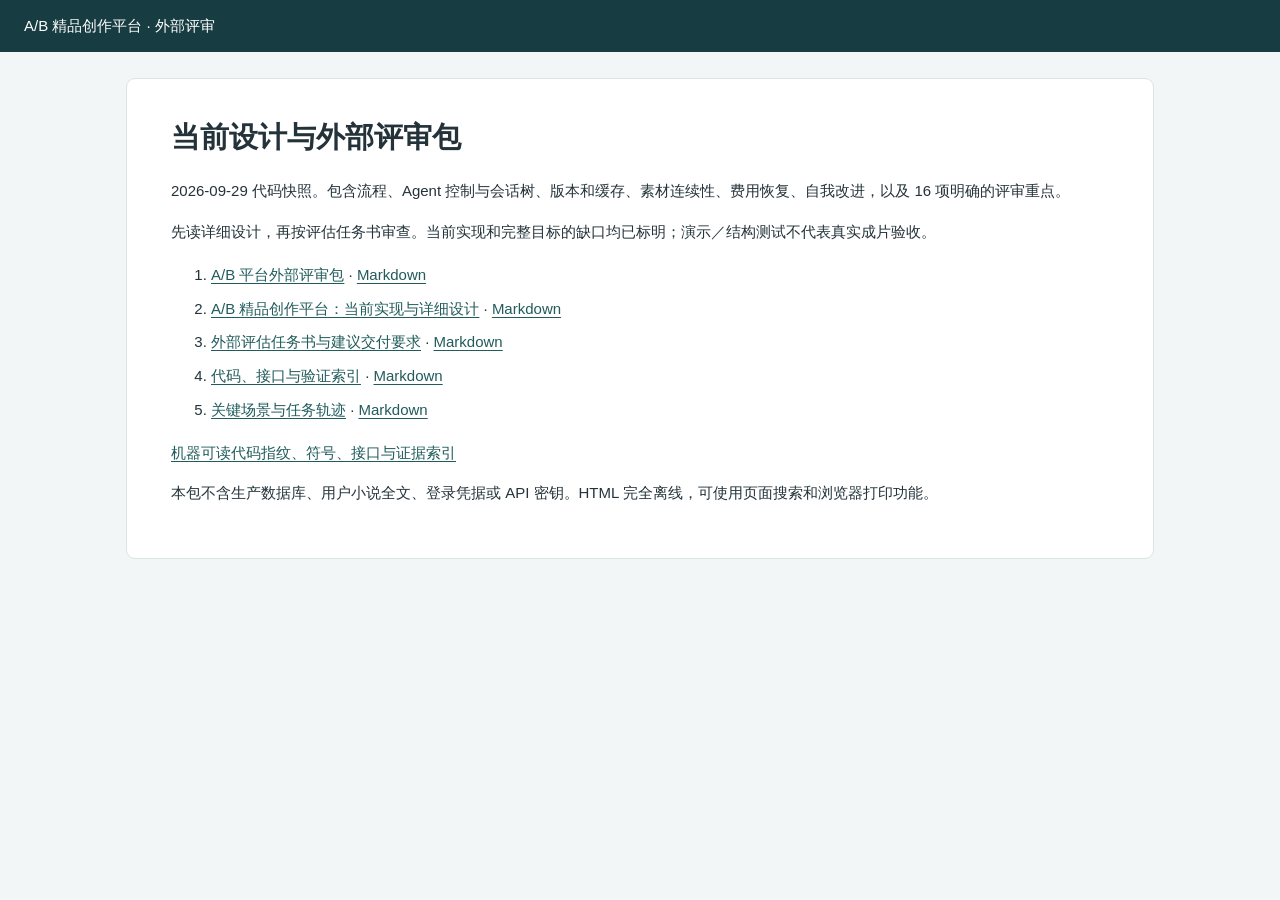
<file: docs/external-review-2026-09-29/00-阅读入口.html>
<!doctype html><html lang="zh-CN"><head><meta charset="utf-8"><meta name="viewport" content="width=device-width,initial-scale=1"><title>A/B 外部评审阅读入口</title><style>
:root{color-scheme:light;--ink:#24333a;--muted:#67767b;--accent:#215b5b;--paper:#fff;--line:#dce5e6}
*{box-sizing:border-box}body{margin:0;background:#f3f6f6;color:var(--ink);font-family:"Microsoft YaHei","PingFang SC",sans-serif;font-size:15px;line-height:1.85}a{color:var(--accent);text-underline-offset:3px}
header{position:sticky;top:0;z-index:3;background:#173c42;color:#fff;padding:12px 24px;display:flex;gap:18px;align-items:center;justify-content:space-between}header a{color:#fff;text-decoration:none}header small{opacity:.75}button{border:1px solid #94b6b8;background:transparent;color:inherit;border-radius:6px;padding:7px 12px;cursor:pointer}header input{border:1px solid #729b9f;border-radius:5px;padding:7px;background:#fff;color:#24333a;width:190px}
.layout{max-width:1510px;margin:auto;display:grid;grid-template-columns:270px minmax(0,1fr);gap:24px;padding:26px}aside{position:sticky;top:80px;align-self:start;max-height:calc(100vh - 108px);overflow:auto;padding:10px 10px 18px;font-size:13px}aside a{display:block;text-decoration:none;padding:5px 7px;line-height:1.55;border-left:2px solid transparent}aside a:hover{background:#e2eded;border-color:var(--accent)}aside .sub{padding-left:20px;font-size:12px;color:var(--muted)}main{background:var(--paper);padding:38px 44px;min-width:0;border:1px solid var(--line);border-radius:9px}
h1{font-size:29px;line-height:1.4;margin:0 0 20px}h2{font-size:22px;border-top:1px solid var(--line);padding-top:28px;margin:34px 0 16px;scroll-margin-top:85px}h3{font-size:17px;margin-top:25px;scroll-margin-top:85px}h4{font-size:15px}p{margin:13px 0}strong{color:#153c43}code{font-family:Consolas,monospace;font-size:12.5px;overflow-wrap:anywhere;background:#eff4f5;padding:2px 4px;border-radius:3px}pre{white-space:pre;overflow:auto;background:#eef4f4;border-left:3px solid #609594;padding:18px;line-height:1.7}pre code{background:none;padding:0;overflow-wrap:normal}.table-wrap{max-width:100%;overflow:auto;margin:18px 0}table{border-collapse:collapse;width:100%;font-size:13px;line-height:1.7}th,td{text-align:left;padding:10px 12px;border:1px solid var(--line);vertical-align:top}th{background:#e7f0f0;color:#244d52}tr:nth-child(even) td{background:#fafcfc}li{margin:6px 0}footer{color:var(--muted);font-size:12px;margin-top:35px;border-top:1px solid var(--line);padding-top:15px}.search-status{font-size:12px;min-width:70px}.highlight{background:#fff0ba;border-radius:4px;outline:2px solid #fff0ba}
@media(max-width:900px){.layout{grid-template-columns:1fr;padding:12px}aside{position:static;max-height:220px;border:1px solid var(--line);border-radius:6px}main{padding:24px 18px}header{padding:10px 12px;flex-wrap:wrap;gap:8px}header small{display:none}header input{width:145px}h1{font-size:24px}pre{font-size:12px}th,td{min-width:110px}}
@media print{body{background:#fff;font-size:10pt;line-height:1.65}header,aside,.search-status{display:none}.layout{display:block;padding:0}main{padding:0;border:none}h1{font-size:22pt}h2{font-size:16pt;break-after:avoid}h3{break-after:avoid}table{font-size:9pt}thead{display:table-header-group}tr{break-inside:avoid}.table-wrap{overflow:visible}pre{white-space:pre-wrap;overflow:visible;font-size:8.5pt;break-inside:avoid}code{font-size:9pt}.highlight{background:none;outline:none}@page{size:A4;margin:17mm}}
</style></head><body><header>A/B 精品创作平台 · 外部评审</header><div class="layout" style="display:block;max-width:1080px"><main><h1>当前设计与外部评审包</h1><p>2026-09-29 代码快照。包含流程、Agent 控制与会话树、版本和缓存、素材连续性、费用恢复、自我改进，以及 16 项明确的评审重点。</p><p>先读详细设计，再按评估任务书审查。当前实现和完整目标的缺口均已标明；演示／结构测试不代表真实成片验收。</p><ol><li><a href="01-评审包说明.html">A/B 平台外部评审包</a> · <a href="01-评审包说明.md">Markdown</a></li><li><a href="02-AB详细设计文档.html">A/B 精品创作平台：当前实现与详细设计</a> · <a href="02-AB详细设计文档.md">Markdown</a></li><li><a href="03-外部评估任务书.html">外部评估任务书与建议交付要求</a> · <a href="03-外部评估任务书.md">Markdown</a></li><li><a href="04-代码与接口索引.html">代码、接口与验证索引</a> · <a href="04-代码与接口索引.md">Markdown</a></li><li><a href="06-关键场景与任务轨迹.html">关键场景与任务轨迹</a> · <a href="06-关键场景与任务轨迹.md">Markdown</a></li></ol><p><a href="05-代码快照索引.json">机器可读代码指纹、符号、接口与证据索引</a></p><p>本包不含生产数据库、用户小说全文、登录凭据或 API 密钥。HTML 完全离线，可使用页面搜索和浏览器打印功能。</p></main></div></body></html>
</file>
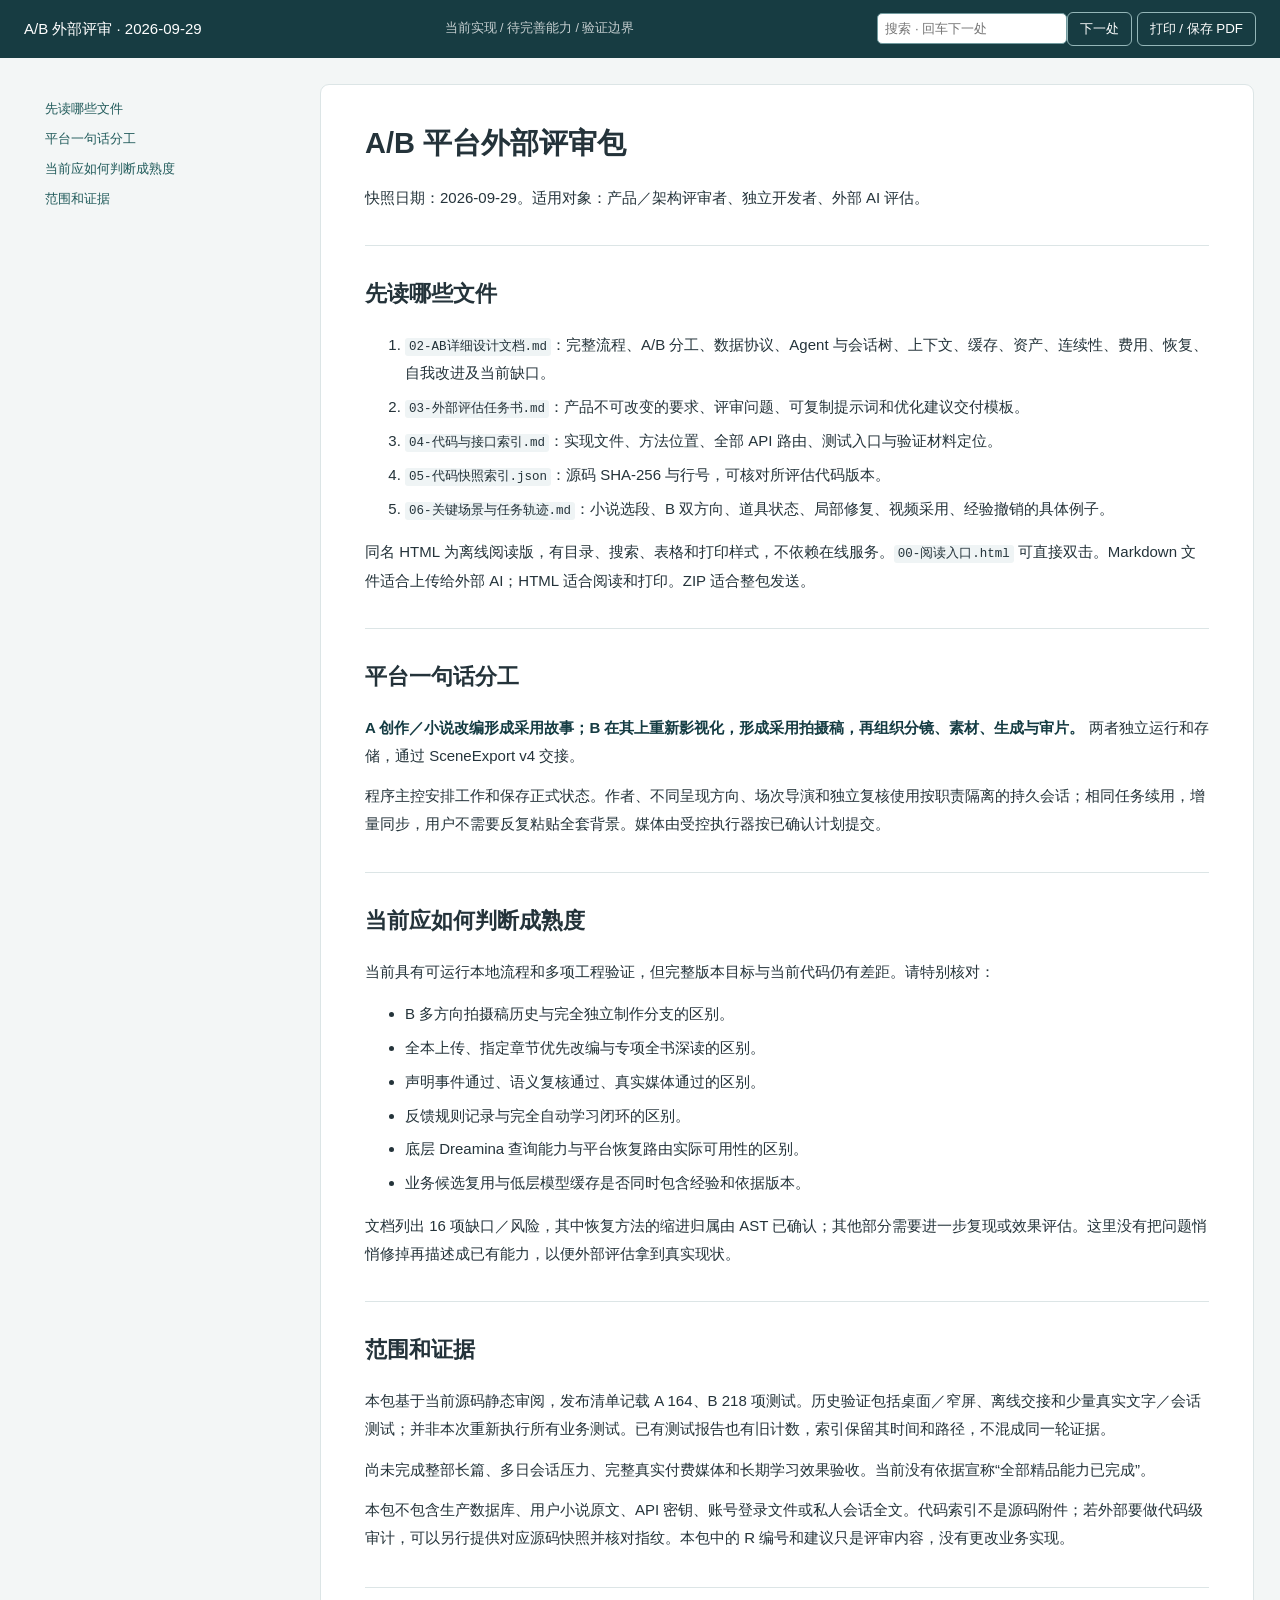
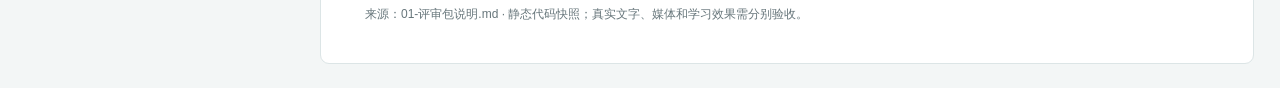
<file: docs/external-review-2026-09-29/01-评审包说明.html>
<!doctype html><html lang="zh-CN"><head><meta charset="utf-8"><meta name="viewport" content="width=device-width,initial-scale=1"><title>A/B 平台外部评审包</title><style>
:root{color-scheme:light;--ink:#24333a;--muted:#67767b;--accent:#215b5b;--paper:#fff;--line:#dce5e6}
*{box-sizing:border-box}body{margin:0;background:#f3f6f6;color:var(--ink);font-family:"Microsoft YaHei","PingFang SC",sans-serif;font-size:15px;line-height:1.85}a{color:var(--accent);text-underline-offset:3px}
header{position:sticky;top:0;z-index:3;background:#173c42;color:#fff;padding:12px 24px;display:flex;gap:18px;align-items:center;justify-content:space-between}header a{color:#fff;text-decoration:none}header small{opacity:.75}button{border:1px solid #94b6b8;background:transparent;color:inherit;border-radius:6px;padding:7px 12px;cursor:pointer}header input{border:1px solid #729b9f;border-radius:5px;padding:7px;background:#fff;color:#24333a;width:190px}
.layout{max-width:1510px;margin:auto;display:grid;grid-template-columns:270px minmax(0,1fr);gap:24px;padding:26px}aside{position:sticky;top:80px;align-self:start;max-height:calc(100vh - 108px);overflow:auto;padding:10px 10px 18px;font-size:13px}aside a{display:block;text-decoration:none;padding:5px 7px;line-height:1.55;border-left:2px solid transparent}aside a:hover{background:#e2eded;border-color:var(--accent)}aside .sub{padding-left:20px;font-size:12px;color:var(--muted)}main{background:var(--paper);padding:38px 44px;min-width:0;border:1px solid var(--line);border-radius:9px}
h1{font-size:29px;line-height:1.4;margin:0 0 20px}h2{font-size:22px;border-top:1px solid var(--line);padding-top:28px;margin:34px 0 16px;scroll-margin-top:85px}h3{font-size:17px;margin-top:25px;scroll-margin-top:85px}h4{font-size:15px}p{margin:13px 0}strong{color:#153c43}code{font-family:Consolas,monospace;font-size:12.5px;overflow-wrap:anywhere;background:#eff4f5;padding:2px 4px;border-radius:3px}pre{white-space:pre;overflow:auto;background:#eef4f4;border-left:3px solid #609594;padding:18px;line-height:1.7}pre code{background:none;padding:0;overflow-wrap:normal}.table-wrap{max-width:100%;overflow:auto;margin:18px 0}table{border-collapse:collapse;width:100%;font-size:13px;line-height:1.7}th,td{text-align:left;padding:10px 12px;border:1px solid var(--line);vertical-align:top}th{background:#e7f0f0;color:#244d52}tr:nth-child(even) td{background:#fafcfc}li{margin:6px 0}footer{color:var(--muted);font-size:12px;margin-top:35px;border-top:1px solid var(--line);padding-top:15px}.search-status{font-size:12px;min-width:70px}.highlight{background:#fff0ba;border-radius:4px;outline:2px solid #fff0ba}
@media(max-width:900px){.layout{grid-template-columns:1fr;padding:12px}aside{position:static;max-height:220px;border:1px solid var(--line);border-radius:6px}main{padding:24px 18px}header{padding:10px 12px;flex-wrap:wrap;gap:8px}header small{display:none}header input{width:145px}h1{font-size:24px}pre{font-size:12px}th,td{min-width:110px}}
@media print{body{background:#fff;font-size:10pt;line-height:1.65}header,aside,.search-status{display:none}.layout{display:block;padding:0}main{padding:0;border:none}h1{font-size:22pt}h2{font-size:16pt;break-after:avoid}h3{break-after:avoid}table{font-size:9pt}thead{display:table-header-group}tr{break-inside:avoid}.table-wrap{overflow:visible}pre{white-space:pre-wrap;overflow:visible;font-size:8.5pt;break-inside:avoid}code{font-size:9pt}.highlight{background:none;outline:none}@page{size:A4;margin:17mm}}
</style></head><body><header><a href="00-阅读入口.html">A/B 外部评审 · 2026-09-29</a><small>当前实现 / 待完善能力 / 验证边界</small><div><input id="search" aria-label="搜索文档" placeholder="搜索 · 回车下一处"><button id="next">下一处</button> <span class="search-status" id="search-status"></span> <button id="print">打印 / 保存 PDF</button></div></header><div class="layout"><aside aria-label="目录"><a class="" href="#section-2">先读哪些文件</a><a class="" href="#section-3">平台一句话分工</a><a class="" href="#section-4">当前应如何判断成熟度</a><a class="" href="#section-5">范围和证据</a></aside><main><h1 id="section-1">A/B 平台外部评审包</h1>
<p>快照日期：2026-09-29。适用对象：产品／架构评审者、独立开发者、外部 AI 评估。</p>
<h2 id="section-2">先读哪些文件</h2>
<ol><li><code>02-AB详细设计文档.md</code>：完整流程、A/B 分工、数据协议、Agent 与会话树、上下文、缓存、资产、连续性、费用、恢复、自我改进及当前缺口。</li><li><code>03-外部评估任务书.md</code>：产品不可改变的要求、评审问题、可复制提示词和优化建议交付模板。</li><li><code>04-代码与接口索引.md</code>：实现文件、方法位置、全部 API 路由、测试入口与验证材料定位。</li><li><code>05-代码快照索引.json</code>：源码 SHA-256 与行号，可核对所评估代码版本。</li><li><code>06-关键场景与任务轨迹.md</code>：小说选段、B 双方向、道具状态、局部修复、视频采用、经验撤销的具体例子。</li></ol>
<p>同名 HTML 为离线阅读版，有目录、搜索、表格和打印样式，不依赖在线服务。<code>00-阅读入口.html</code> 可直接双击。Markdown 文件适合上传给外部 AI；HTML 适合阅读和打印。ZIP 适合整包发送。</p>
<h2 id="section-3">平台一句话分工</h2>
<p><strong>A 创作／小说改编形成采用故事；B 在其上重新影视化，形成采用拍摄稿，再组织分镜、素材、生成与审片。</strong> 两者独立运行和存储，通过 SceneExport v4 交接。</p>
<p>程序主控安排工作和保存正式状态。作者、不同呈现方向、场次导演和独立复核使用按职责隔离的持久会话；相同任务续用，增量同步，用户不需要反复粘贴全套背景。媒体由受控执行器按已确认计划提交。</p>
<h2 id="section-4">当前应如何判断成熟度</h2>
<p>当前具有可运行本地流程和多项工程验证，但完整版本目标与当前代码仍有差距。请特别核对：</p>
<ul><li>B 多方向拍摄稿历史与完全独立制作分支的区别。</li><li>全本上传、指定章节优先改编与专项全书深读的区别。</li><li>声明事件通过、语义复核通过、真实媒体通过的区别。</li><li>反馈规则记录与完全自动学习闭环的区别。</li><li>底层 Dreamina 查询能力与平台恢复路由实际可用性的区别。</li><li>业务候选复用与低层模型缓存是否同时包含经验和依据版本。</li></ul>
<p>文档列出 16 项缺口／风险，其中恢复方法的缩进归属由 AST 已确认；其他部分需要进一步复现或效果评估。这里没有把问题悄悄修掉再描述成已有能力，以便外部评估拿到真实现状。</p>
<h2 id="section-5">范围和证据</h2>
<p>本包基于当前源码静态审阅，发布清单记载 A 164、B 218 项测试。历史验证包括桌面／窄屏、离线交接和少量真实文字／会话测试；并非本次重新执行所有业务测试。已有测试报告也有旧计数，索引保留其时间和路径，不混成同一轮证据。</p>
<p>尚未完成整部长篇、多日会话压力、完整真实付费媒体和长期学习效果验收。当前没有依据宣称“全部精品能力已完成”。</p>
<p>本包不包含生产数据库、用户小说原文、API 密钥、账号登录文件或私人会话全文。代码索引不是源码附件；若外部要做代码级审计，可以另行提供对应源码快照并核对指纹。本包中的 R 编号和建议只是评审内容，没有更改业务实现。</p><footer>来源：01-评审包说明.md · 静态代码快照；真实文字、媒体和学习效果需分别验收。</footer></main></div><script>
const field=document.getElementById('search');const status=document.getElementById('search-status');let hits=[],cursor=-1;
function clearHits(){document.querySelectorAll('.highlight').forEach(x=>x.classList.remove('highlight'));hits=[];cursor=-1}
field.addEventListener('input',()=>{clearHits();const q=field.value.trim().toLocaleLowerCase();if(!q){status.textContent='';return}hits=[...document.querySelectorAll('main h2,main h3,main p,main li,main td,main pre')].filter(x=>x.textContent.toLocaleLowerCase().includes(q));status.textContent=hits.length+' 处匹配'});
function nextHit(){if(!hits.length)return;hits.forEach(x=>x.classList.remove('highlight'));cursor=(cursor+1)%hits.length;const target=hits[cursor];target.classList.add('highlight');target.scrollIntoView({behavior:'smooth',block:'center'});status.textContent=(cursor+1)+' / '+hits.length}
field.addEventListener('keydown',e=>{if(e.key==='Enter')nextHit()});document.getElementById('next').addEventListener('click',nextHit);document.getElementById('print').addEventListener('click',()=>window.print());
</script></body></html>
</file>
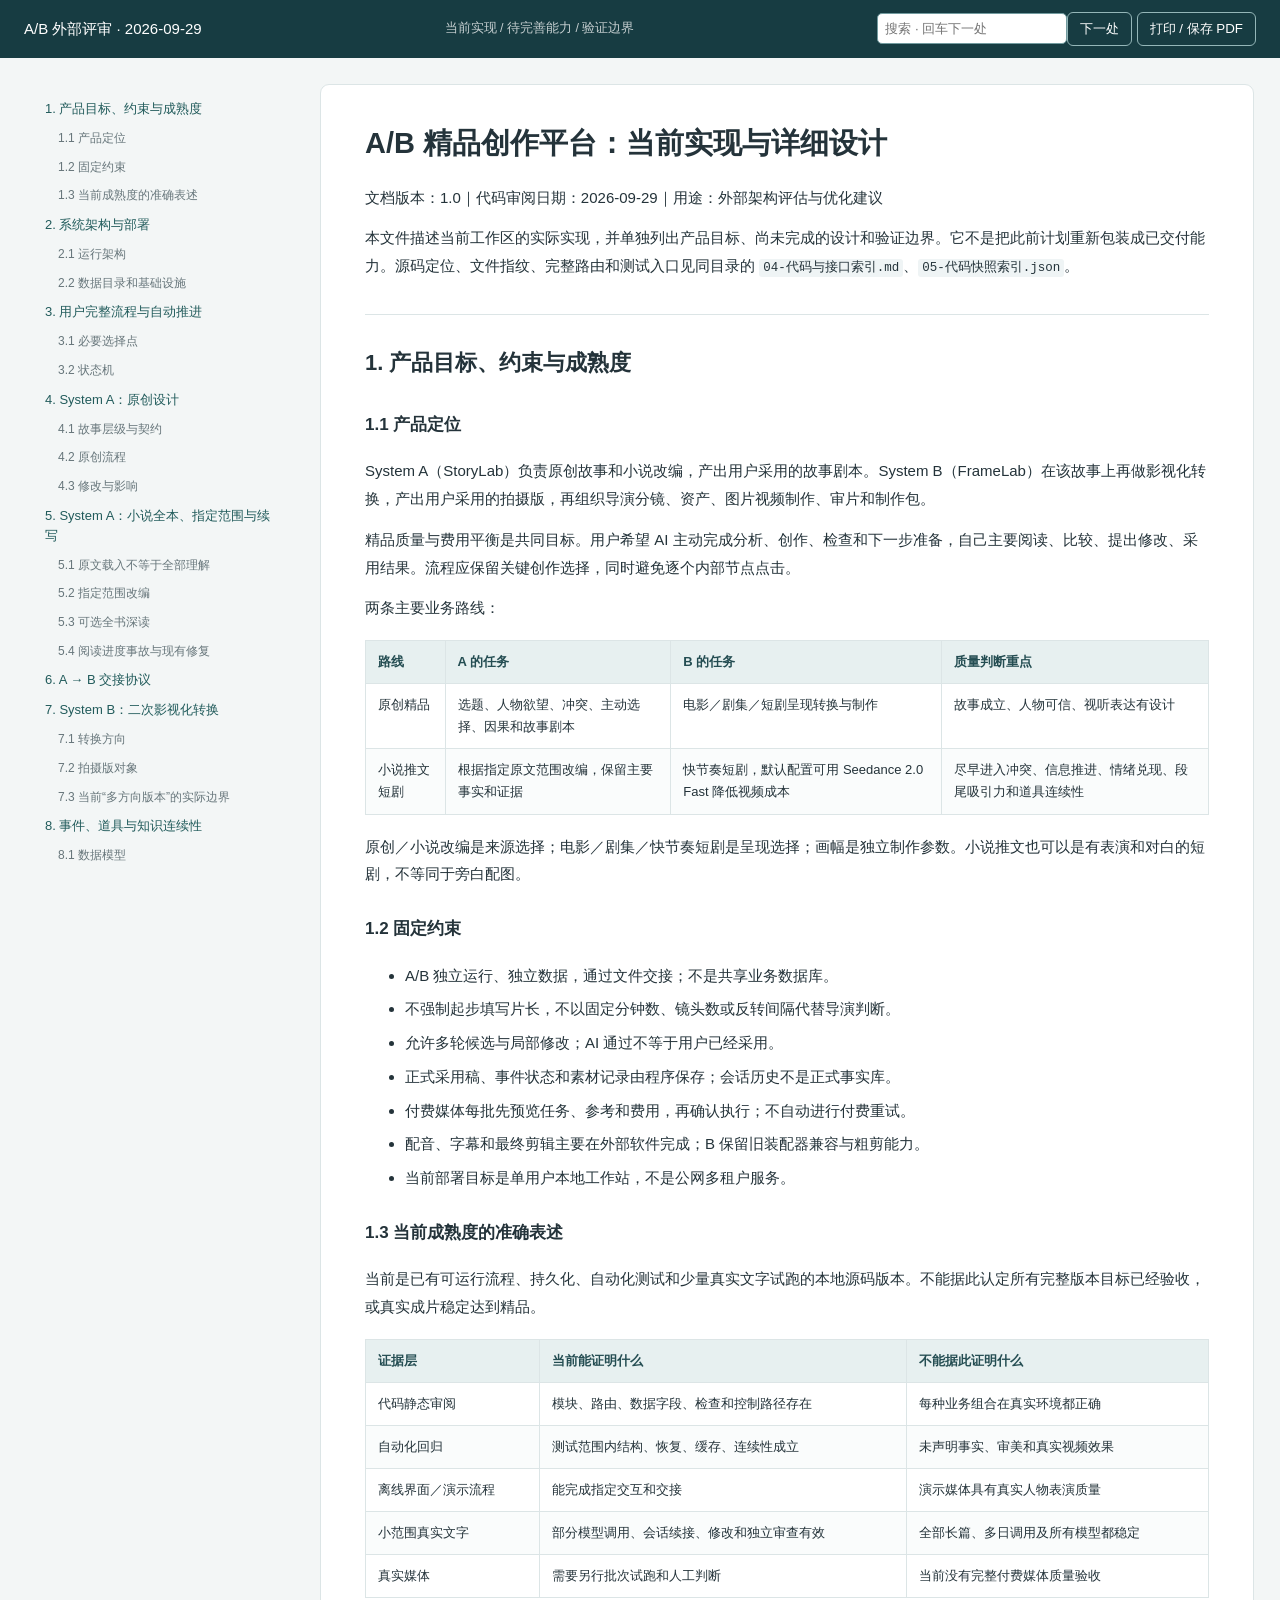
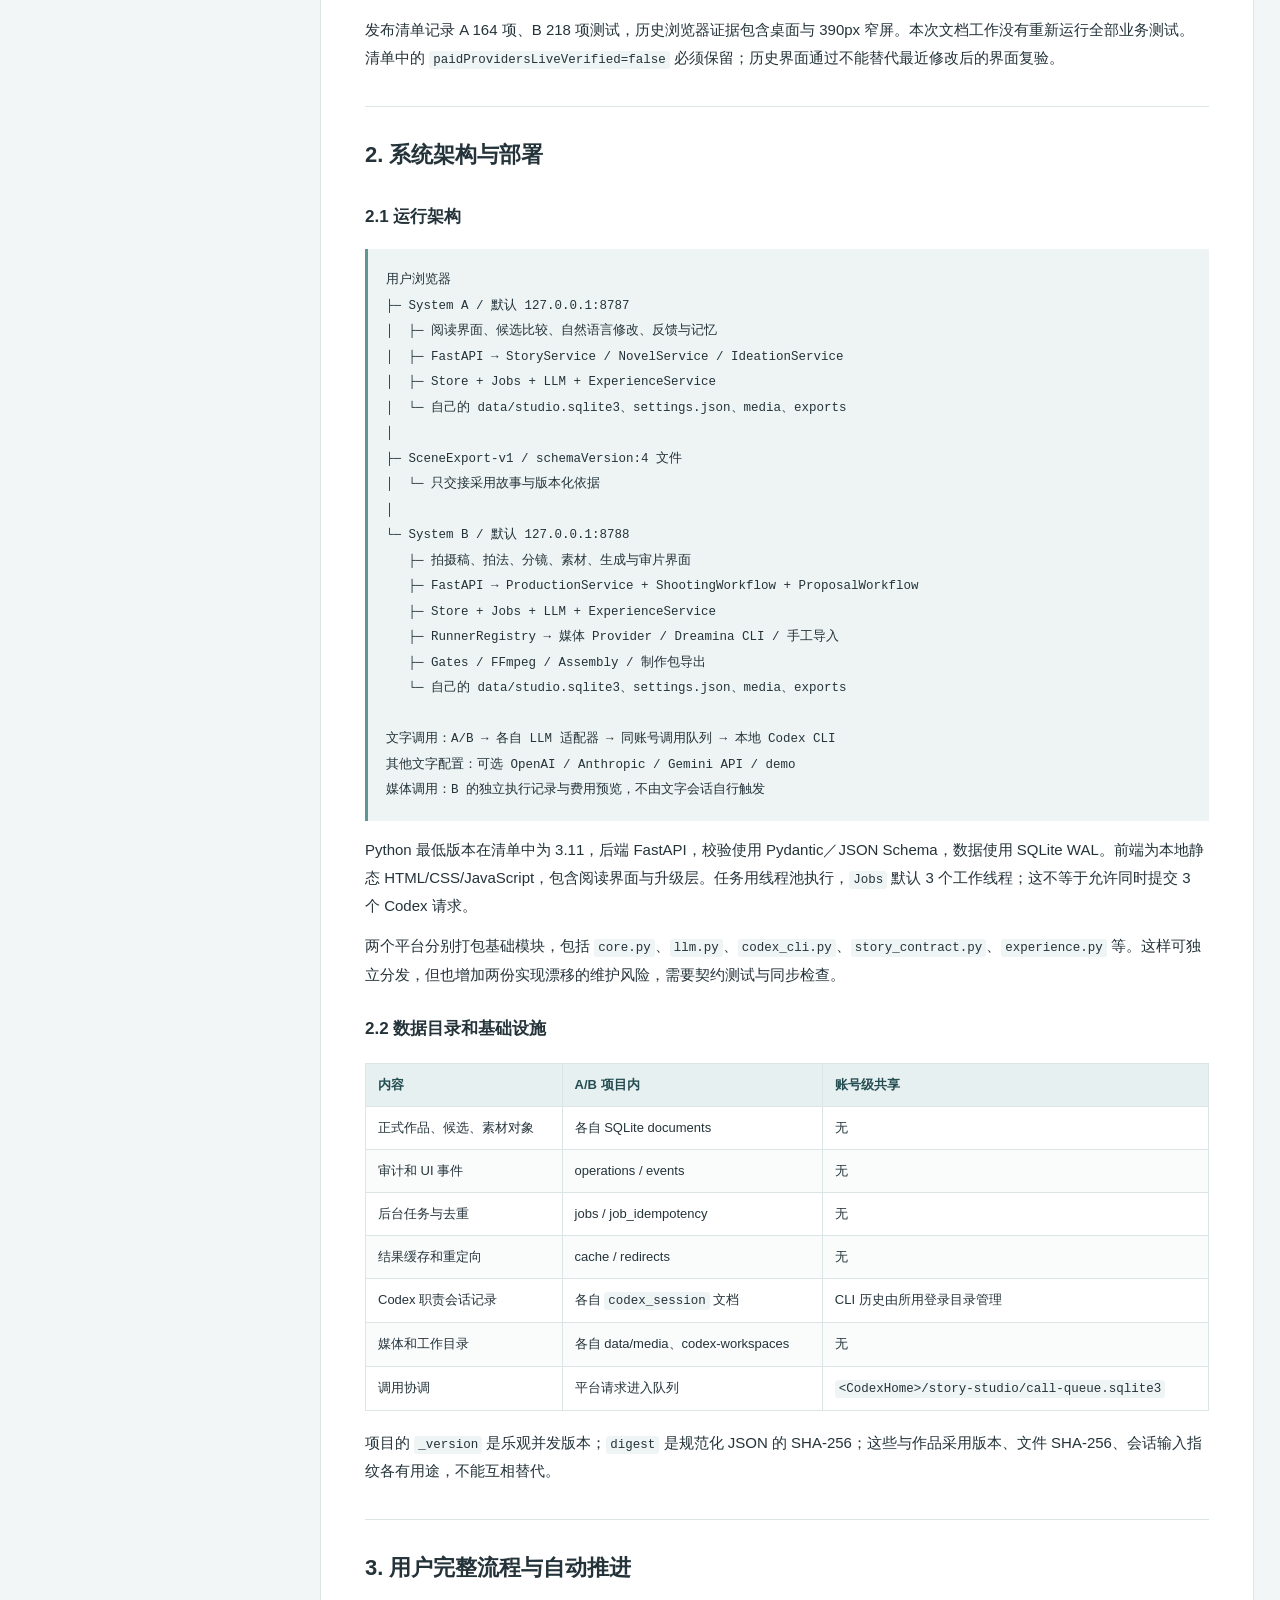
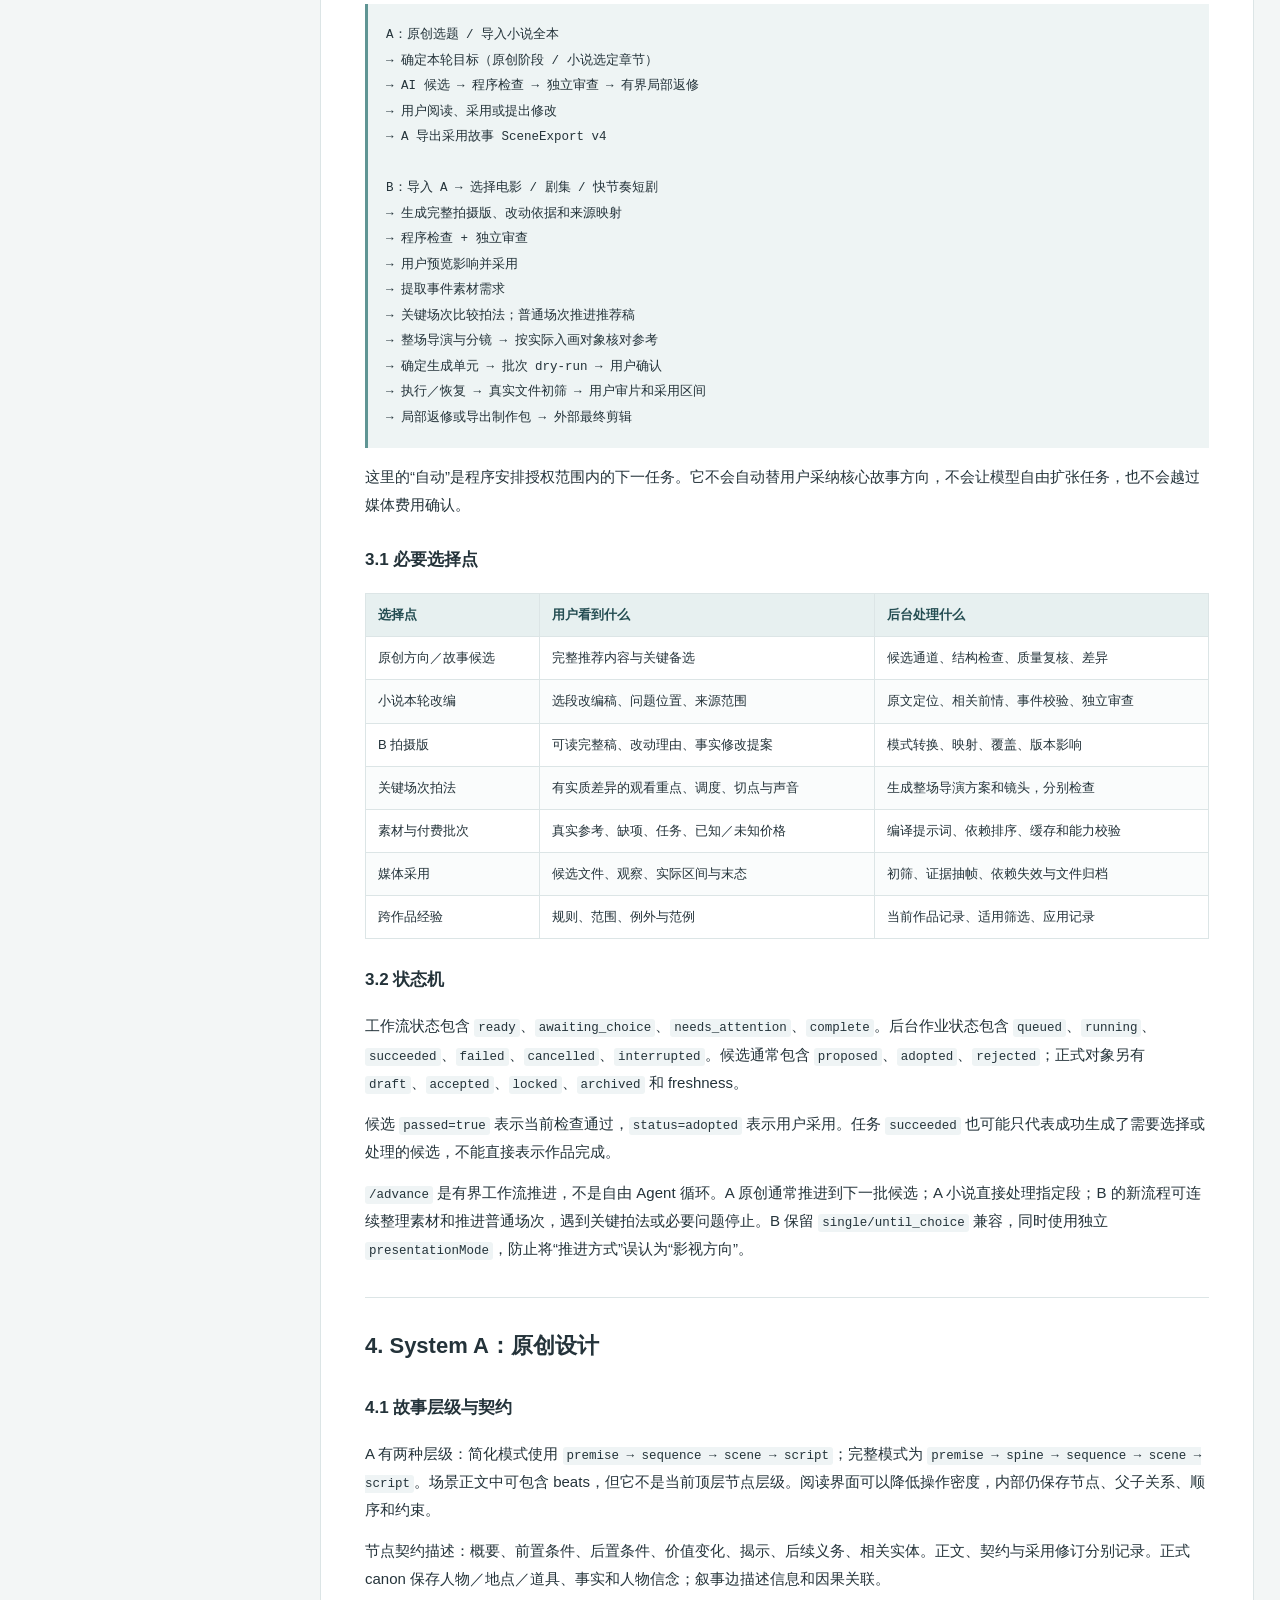
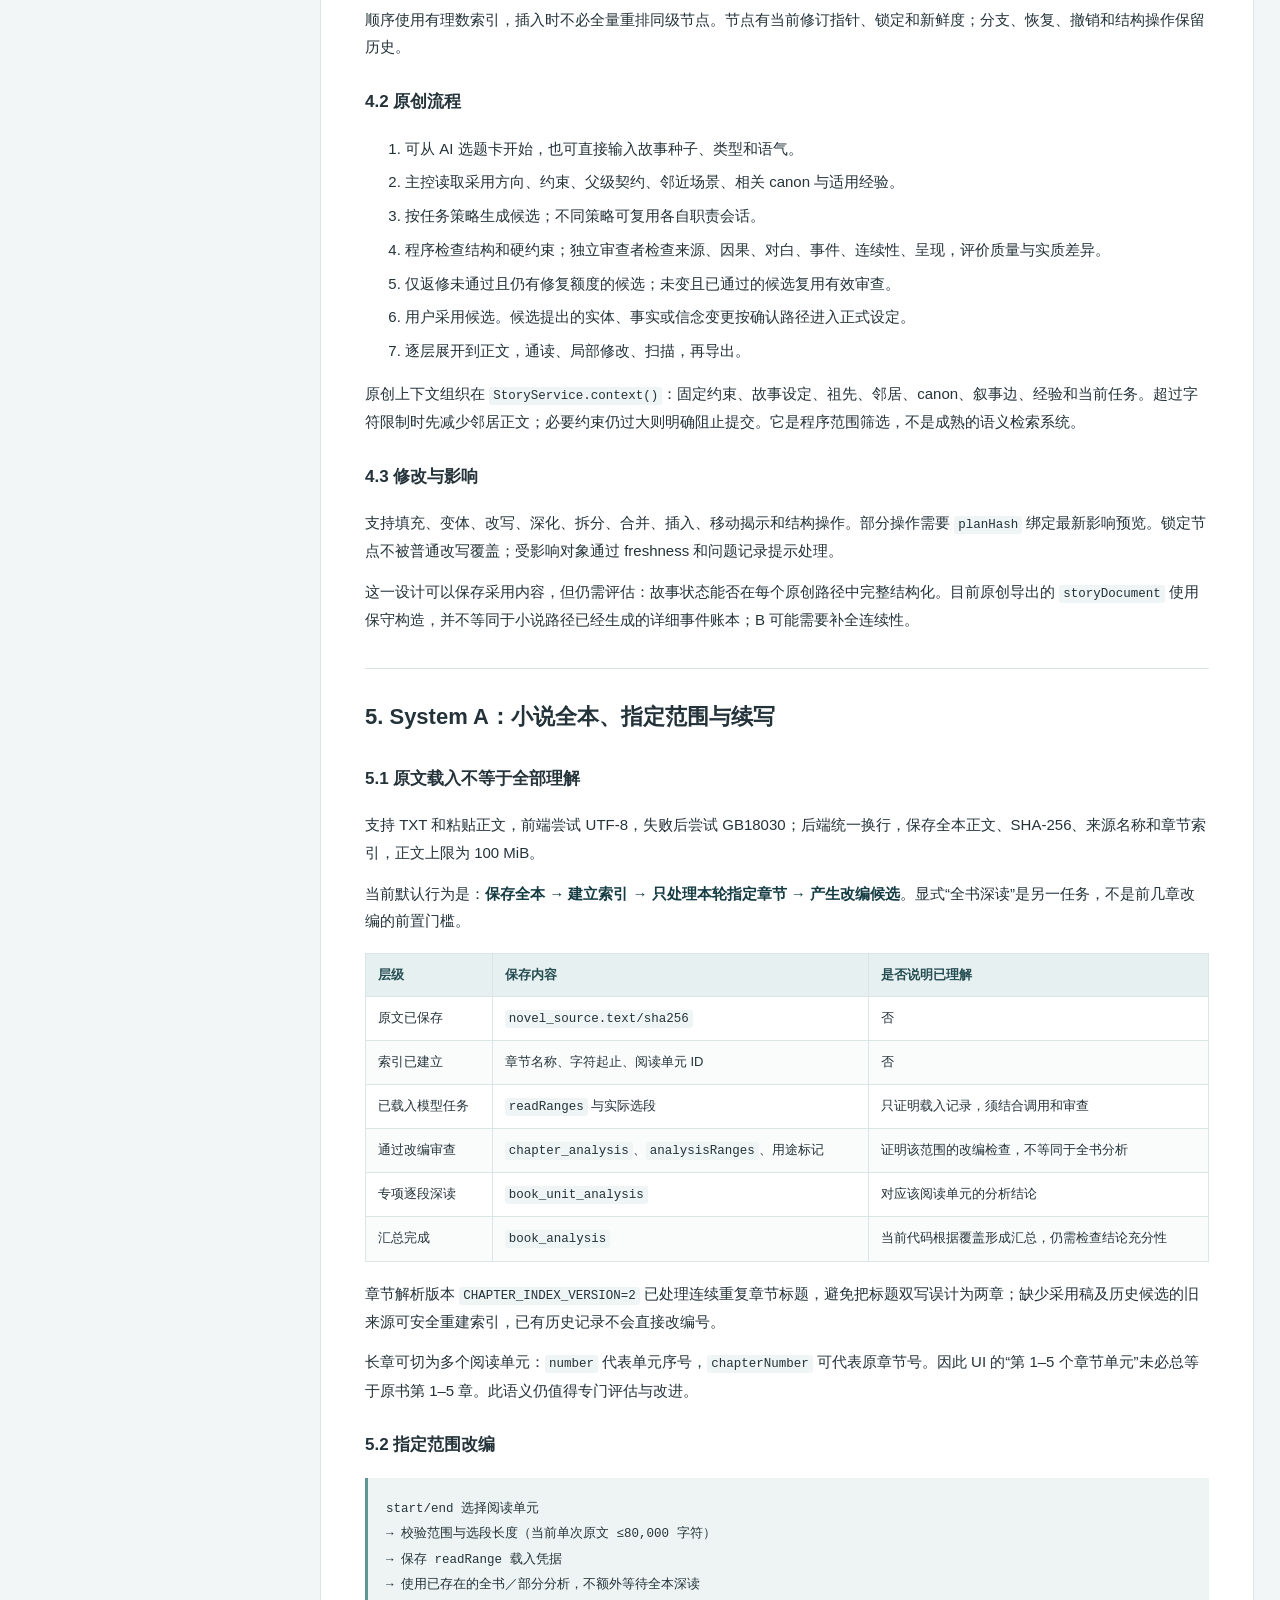
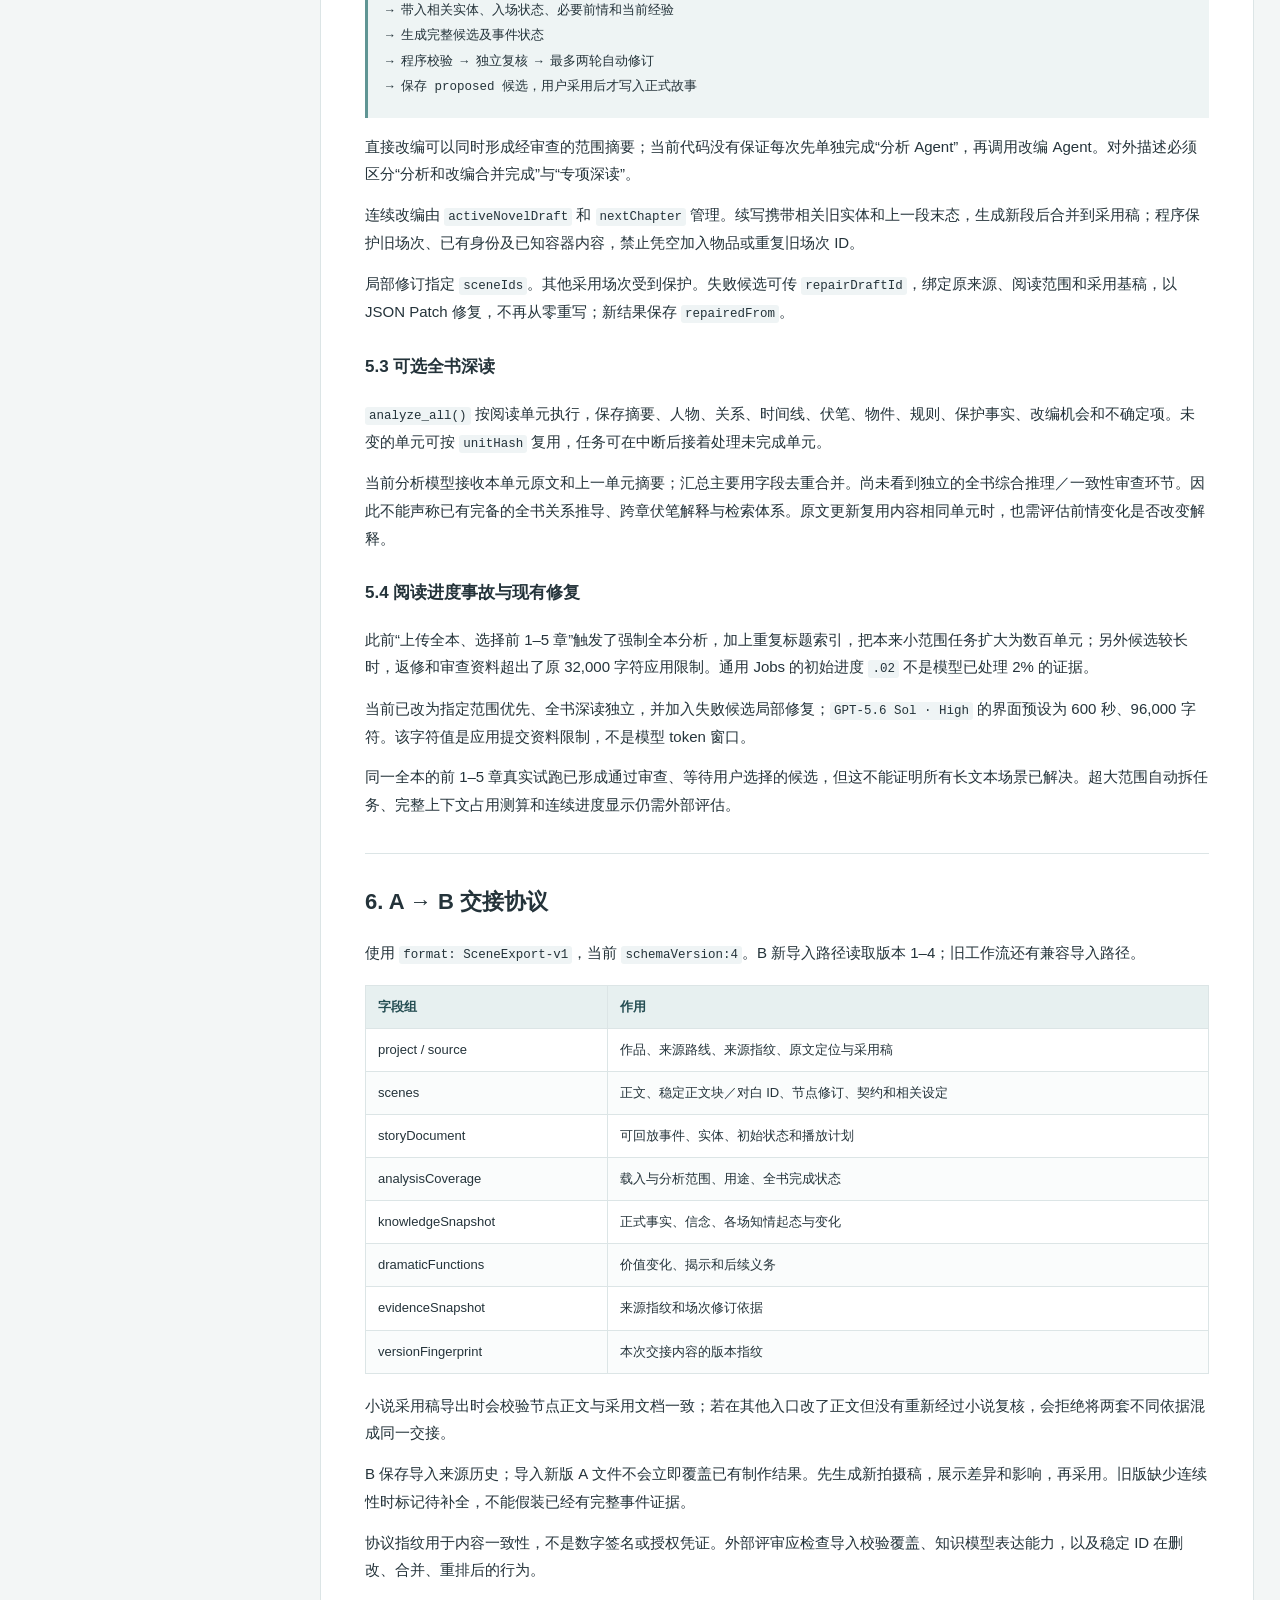
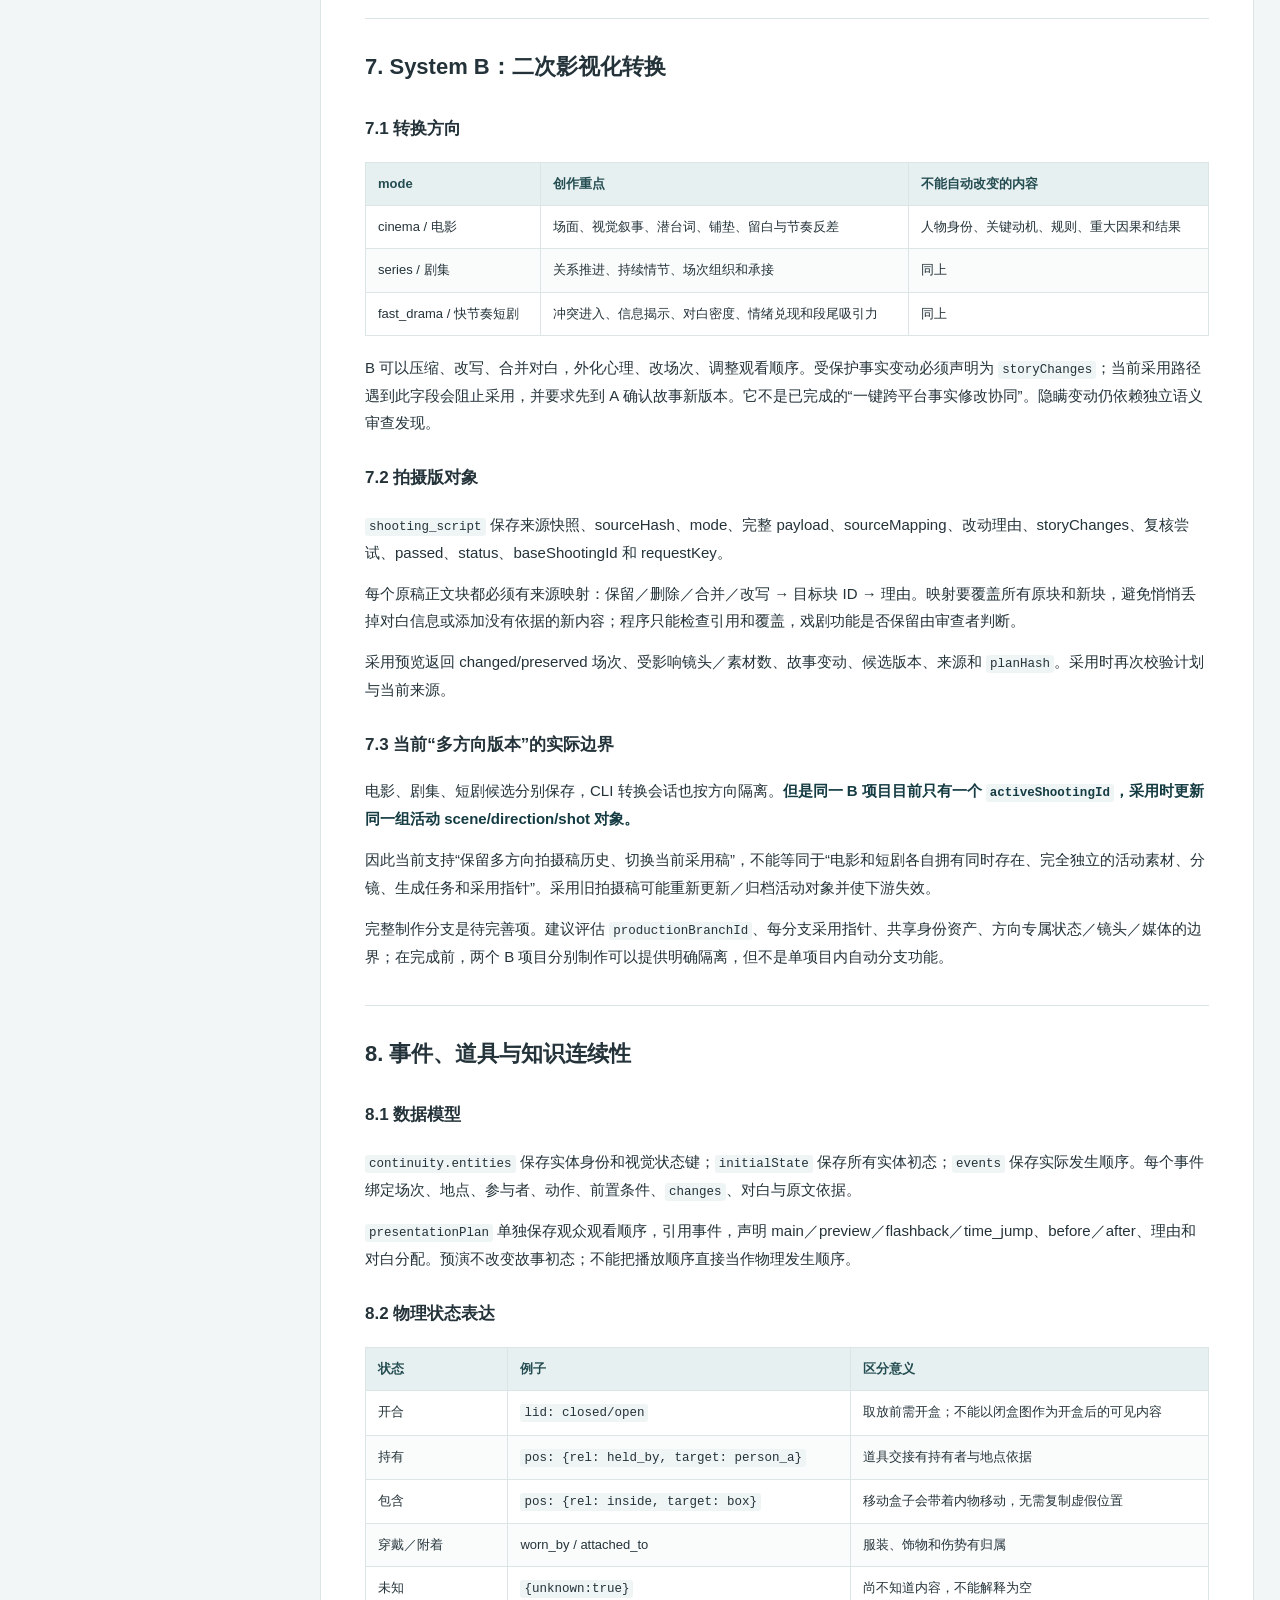
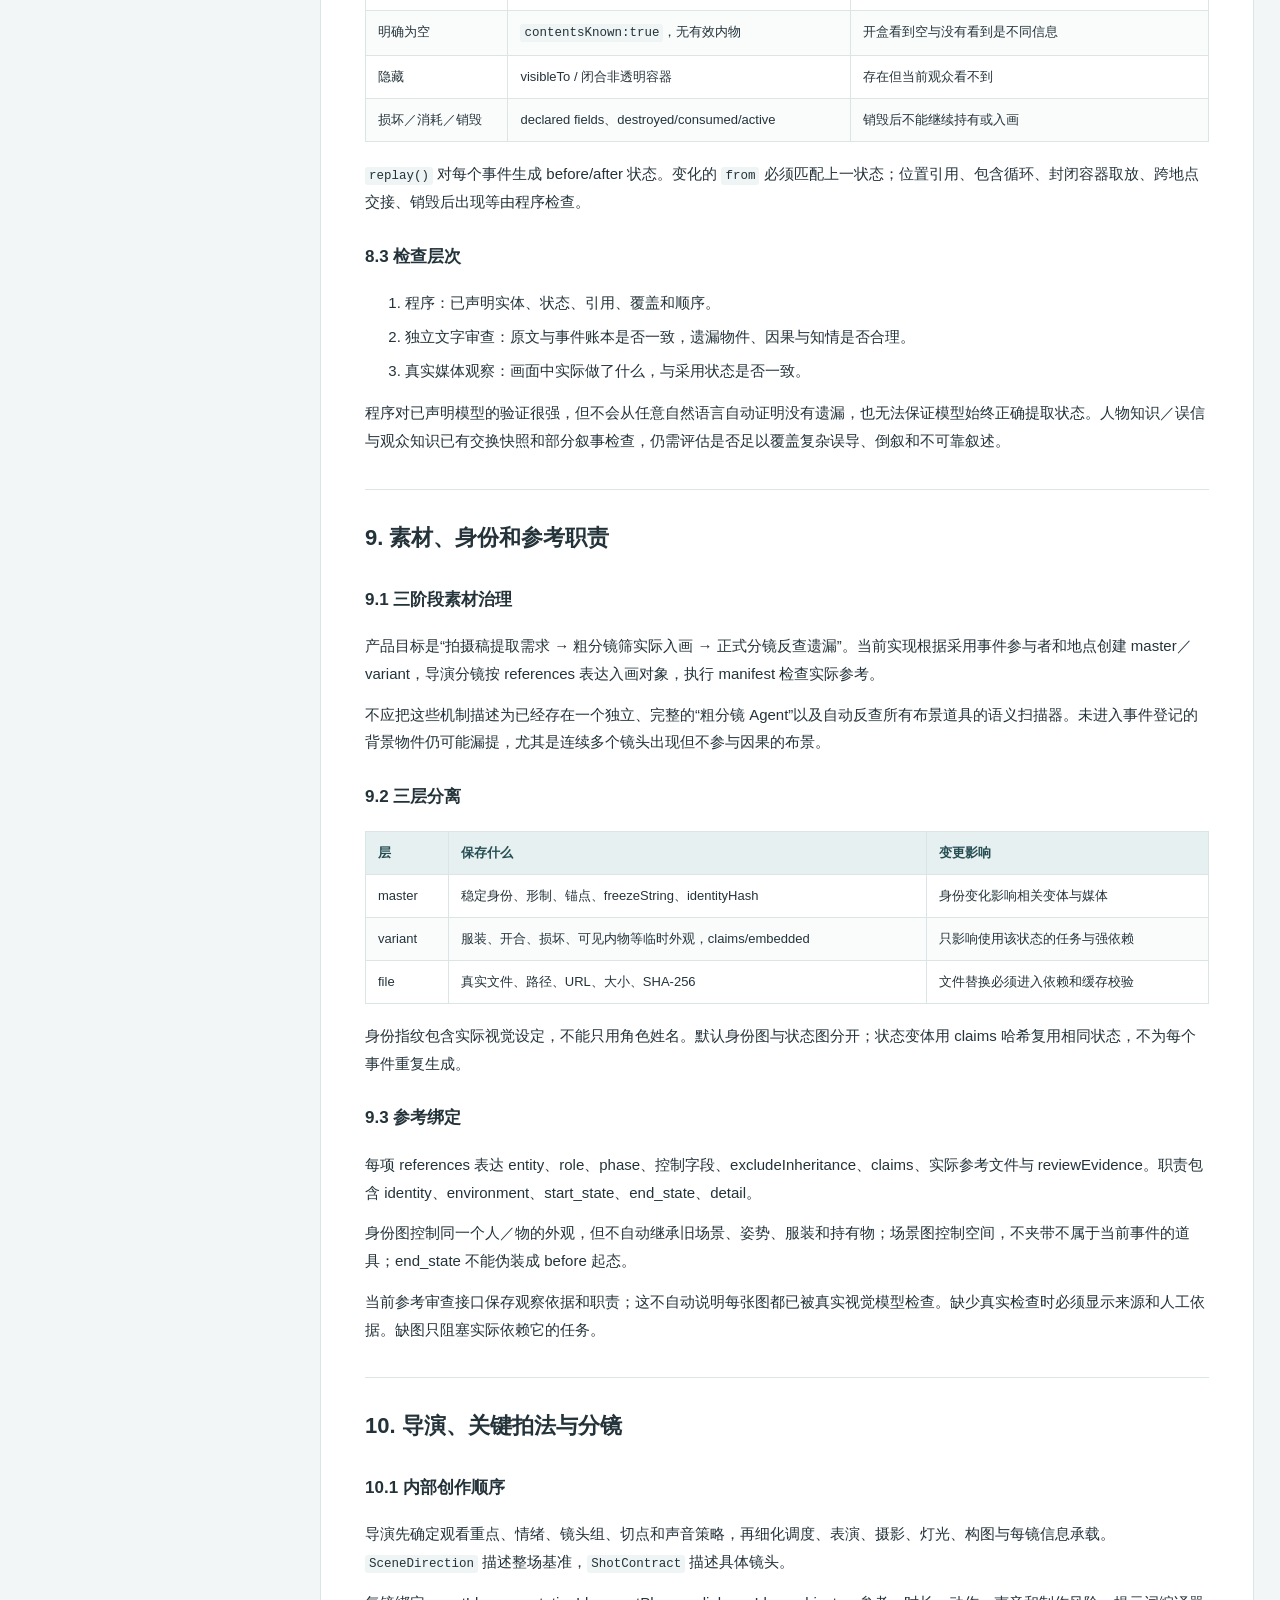
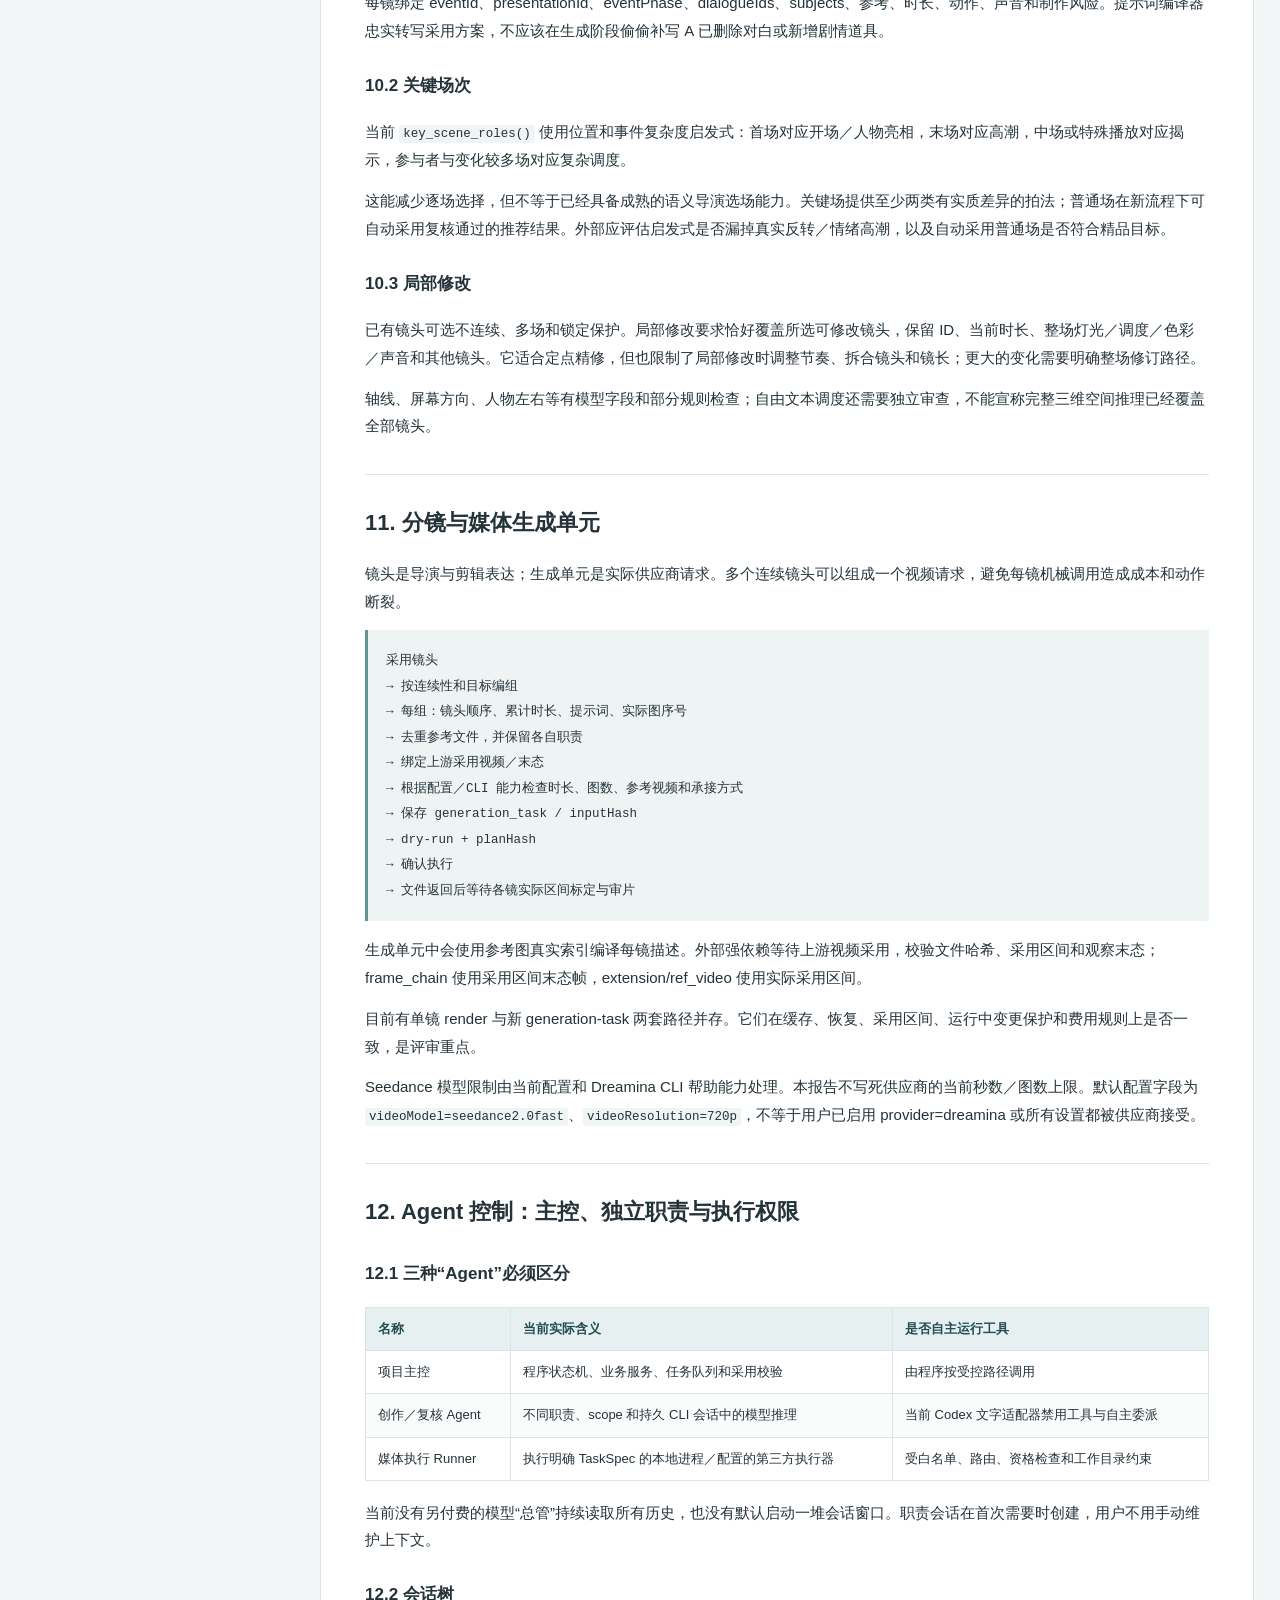
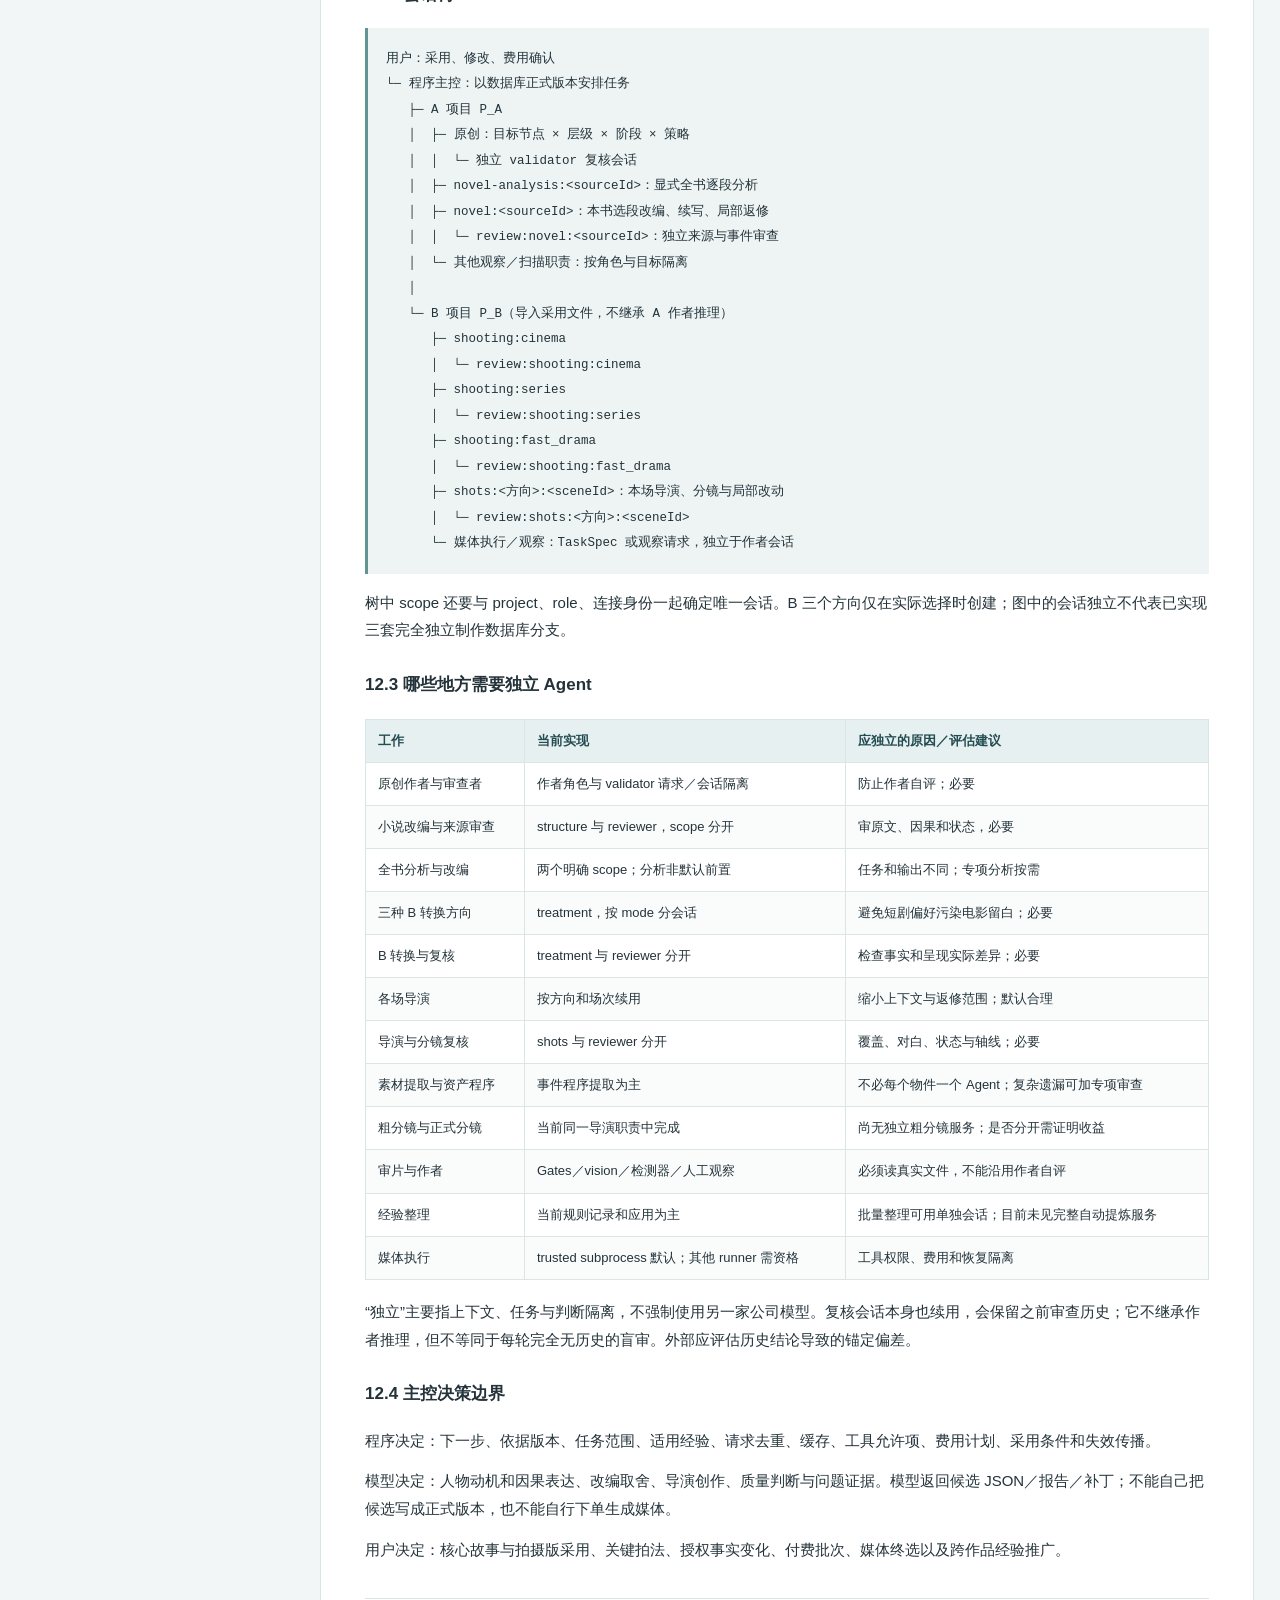
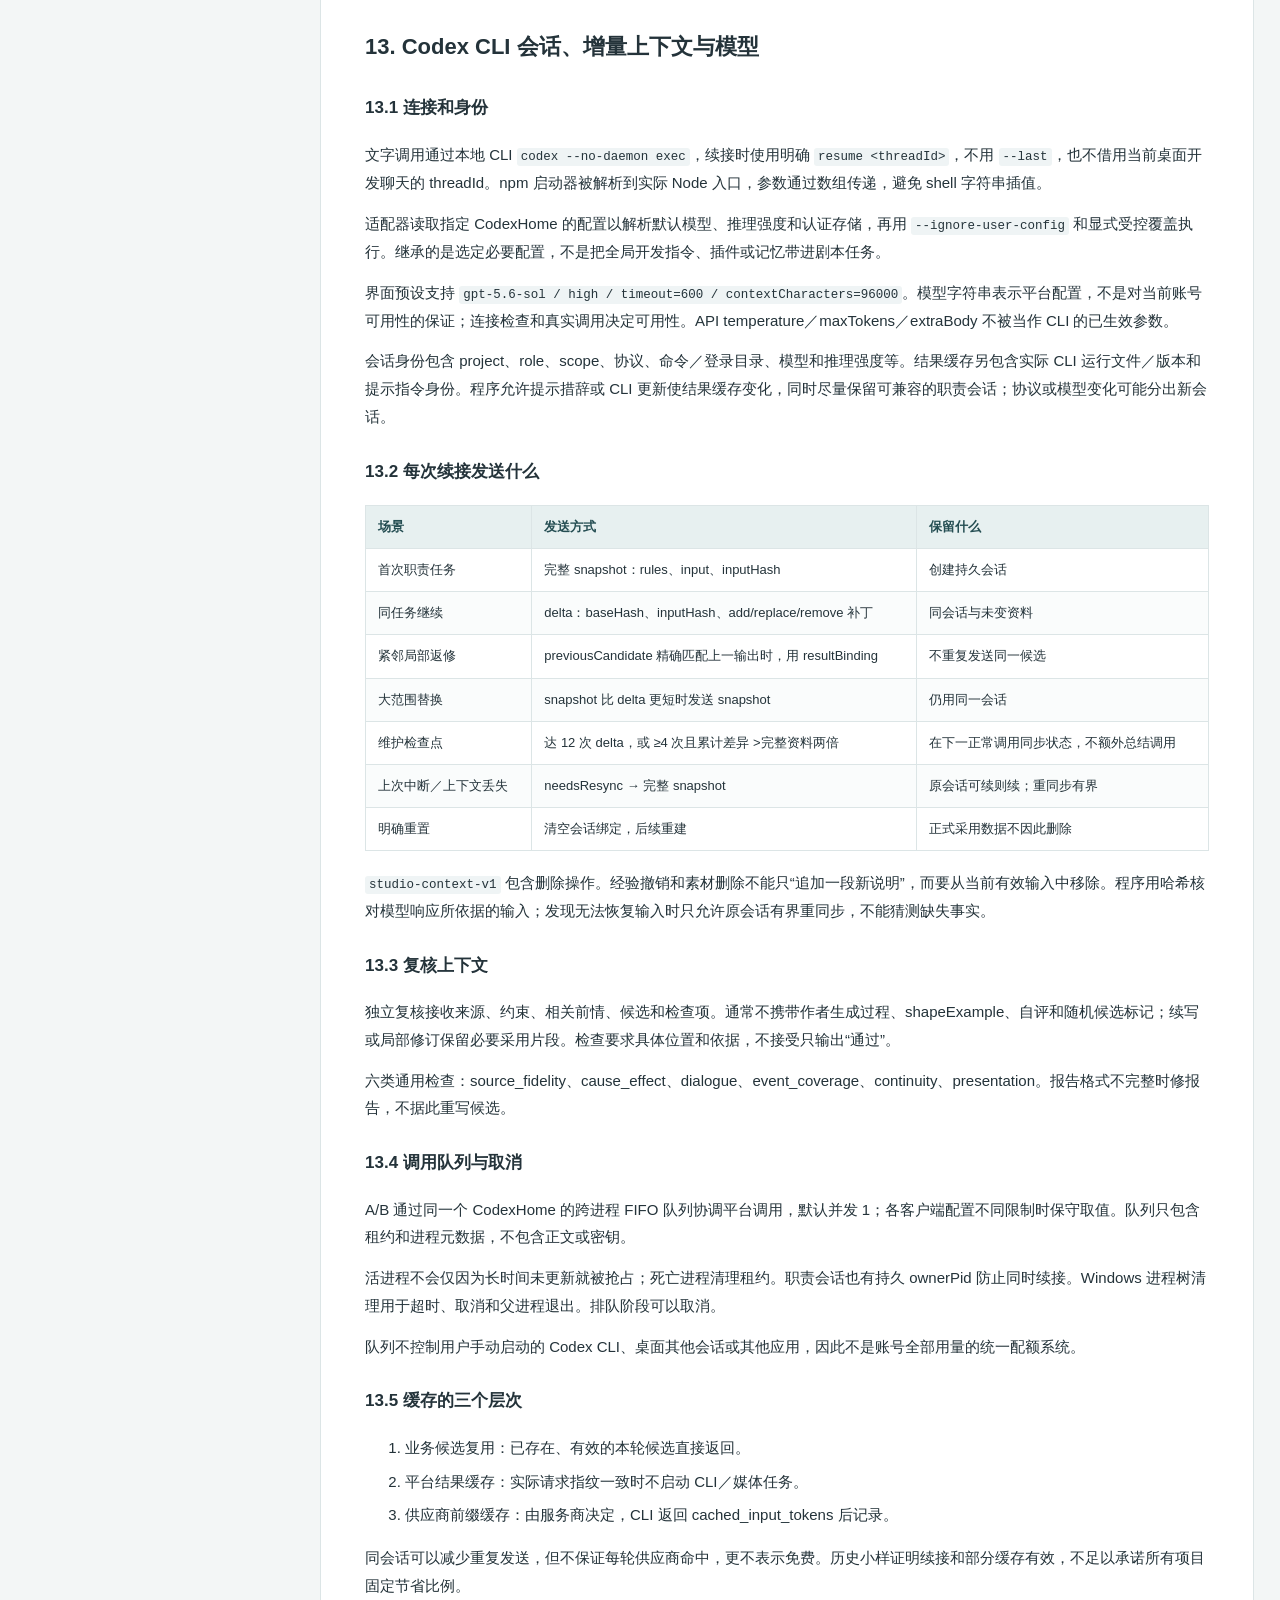
<file: docs/external-review-2026-09-29/02-AB详细设计文档.html>
<!doctype html><html lang="zh-CN"><head><meta charset="utf-8"><meta name="viewport" content="width=device-width,initial-scale=1"><title>A/B 精品创作平台：当前实现与详细设计</title><style>
:root{color-scheme:light;--ink:#24333a;--muted:#67767b;--accent:#215b5b;--paper:#fff;--line:#dce5e6}
*{box-sizing:border-box}body{margin:0;background:#f3f6f6;color:var(--ink);font-family:"Microsoft YaHei","PingFang SC",sans-serif;font-size:15px;line-height:1.85}a{color:var(--accent);text-underline-offset:3px}
header{position:sticky;top:0;z-index:3;background:#173c42;color:#fff;padding:12px 24px;display:flex;gap:18px;align-items:center;justify-content:space-between}header a{color:#fff;text-decoration:none}header small{opacity:.75}button{border:1px solid #94b6b8;background:transparent;color:inherit;border-radius:6px;padding:7px 12px;cursor:pointer}header input{border:1px solid #729b9f;border-radius:5px;padding:7px;background:#fff;color:#24333a;width:190px}
.layout{max-width:1510px;margin:auto;display:grid;grid-template-columns:270px minmax(0,1fr);gap:24px;padding:26px}aside{position:sticky;top:80px;align-self:start;max-height:calc(100vh - 108px);overflow:auto;padding:10px 10px 18px;font-size:13px}aside a{display:block;text-decoration:none;padding:5px 7px;line-height:1.55;border-left:2px solid transparent}aside a:hover{background:#e2eded;border-color:var(--accent)}aside .sub{padding-left:20px;font-size:12px;color:var(--muted)}main{background:var(--paper);padding:38px 44px;min-width:0;border:1px solid var(--line);border-radius:9px}
h1{font-size:29px;line-height:1.4;margin:0 0 20px}h2{font-size:22px;border-top:1px solid var(--line);padding-top:28px;margin:34px 0 16px;scroll-margin-top:85px}h3{font-size:17px;margin-top:25px;scroll-margin-top:85px}h4{font-size:15px}p{margin:13px 0}strong{color:#153c43}code{font-family:Consolas,monospace;font-size:12.5px;overflow-wrap:anywhere;background:#eff4f5;padding:2px 4px;border-radius:3px}pre{white-space:pre;overflow:auto;background:#eef4f4;border-left:3px solid #609594;padding:18px;line-height:1.7}pre code{background:none;padding:0;overflow-wrap:normal}.table-wrap{max-width:100%;overflow:auto;margin:18px 0}table{border-collapse:collapse;width:100%;font-size:13px;line-height:1.7}th,td{text-align:left;padding:10px 12px;border:1px solid var(--line);vertical-align:top}th{background:#e7f0f0;color:#244d52}tr:nth-child(even) td{background:#fafcfc}li{margin:6px 0}footer{color:var(--muted);font-size:12px;margin-top:35px;border-top:1px solid var(--line);padding-top:15px}.search-status{font-size:12px;min-width:70px}.highlight{background:#fff0ba;border-radius:4px;outline:2px solid #fff0ba}
@media(max-width:900px){.layout{grid-template-columns:1fr;padding:12px}aside{position:static;max-height:220px;border:1px solid var(--line);border-radius:6px}main{padding:24px 18px}header{padding:10px 12px;flex-wrap:wrap;gap:8px}header small{display:none}header input{width:145px}h1{font-size:24px}pre{font-size:12px}th,td{min-width:110px}}
@media print{body{background:#fff;font-size:10pt;line-height:1.65}header,aside,.search-status{display:none}.layout{display:block;padding:0}main{padding:0;border:none}h1{font-size:22pt}h2{font-size:16pt;break-after:avoid}h3{break-after:avoid}table{font-size:9pt}thead{display:table-header-group}tr{break-inside:avoid}.table-wrap{overflow:visible}pre{white-space:pre-wrap;overflow:visible;font-size:8.5pt;break-inside:avoid}code{font-size:9pt}.highlight{background:none;outline:none}@page{size:A4;margin:17mm}}
</style></head><body><header><a href="00-阅读入口.html">A/B 外部评审 · 2026-09-29</a><small>当前实现 / 待完善能力 / 验证边界</small><div><input id="search" aria-label="搜索文档" placeholder="搜索 · 回车下一处"><button id="next">下一处</button> <span class="search-status" id="search-status"></span> <button id="print">打印 / 保存 PDF</button></div></header><div class="layout"><aside aria-label="目录"><a class="" href="#section-2">1. 产品目标、约束与成熟度</a><a class="sub" href="#section-3">1.1 产品定位</a><a class="sub" href="#section-4">1.2 固定约束</a><a class="sub" href="#section-5">1.3 当前成熟度的准确表述</a><a class="" href="#section-6">2. 系统架构与部署</a><a class="sub" href="#section-7">2.1 运行架构</a><a class="sub" href="#section-8">2.2 数据目录和基础设施</a><a class="" href="#section-9">3. 用户完整流程与自动推进</a><a class="sub" href="#section-10">3.1 必要选择点</a><a class="sub" href="#section-11">3.2 状态机</a><a class="" href="#section-12">4. System A：原创设计</a><a class="sub" href="#section-13">4.1 故事层级与契约</a><a class="sub" href="#section-14">4.2 原创流程</a><a class="sub" href="#section-15">4.3 修改与影响</a><a class="" href="#section-16">5. System A：小说全本、指定范围与续写</a><a class="sub" href="#section-17">5.1 原文载入不等于全部理解</a><a class="sub" href="#section-18">5.2 指定范围改编</a><a class="sub" href="#section-19">5.3 可选全书深读</a><a class="sub" href="#section-20">5.4 阅读进度事故与现有修复</a><a class="" href="#section-21">6. A → B 交接协议</a><a class="" href="#section-22">7. System B：二次影视化转换</a><a class="sub" href="#section-23">7.1 转换方向</a><a class="sub" href="#section-24">7.2 拍摄版对象</a><a class="sub" href="#section-25">7.3 当前“多方向版本”的实际边界</a><a class="" href="#section-26">8. 事件、道具与知识连续性</a><a class="sub" href="#section-27">8.1 数据模型</a><a class="sub" href="#section-28">8.2 物理状态表达</a><a class="sub" href="#section-29">8.3 检查层次</a><a class="" href="#section-30">9. 素材、身份和参考职责</a><a class="sub" href="#section-31">9.1 三阶段素材治理</a><a class="sub" href="#section-32">9.2 三层分离</a><a class="sub" href="#section-33">9.3 参考绑定</a><a class="" href="#section-34">10. 导演、关键拍法与分镜</a><a class="sub" href="#section-35">10.1 内部创作顺序</a><a class="sub" href="#section-36">10.2 关键场次</a><a class="sub" href="#section-37">10.3 局部修改</a><a class="" href="#section-38">11. 分镜与媒体生成单元</a><a class="" href="#section-39">12. Agent 控制：主控、独立职责与执行权限</a><a class="sub" href="#section-40">12.1 三种“Agent”必须区分</a><a class="sub" href="#section-41">12.2 会话树</a><a class="sub" href="#section-42">12.3 哪些地方需要独立 Agent</a><a class="sub" href="#section-43">12.4 主控决策边界</a><a class="" href="#section-44">13. Codex CLI 会话、增量上下文与模型</a><a class="sub" href="#section-45">13.1 连接和身份</a><a class="sub" href="#section-46">13.2 每次续接发送什么</a><a class="sub" href="#section-47">13.3 复核上下文</a><a class="sub" href="#section-48">13.4 调用队列与取消</a><a class="sub" href="#section-49">13.5 缓存的三个层次</a><a class="" href="#section-50">14. 有界审查与调用成本</a><a class="" href="#section-51">15. 缓存、依赖与采用影响</a><a class="sub" href="#section-52">15.1 主要指纹</a><a class="sub" href="#section-53">15.2 失效传播</a><a class="sub" href="#section-54">15.3 本次静态审阅发现的缓存风险</a><a class="" href="#section-55">16. 媒体执行、恢复与费用</a><a class="sub" href="#section-56">16.1 媒体 Provider 与 Runner 分开</a><a class="sub" href="#section-57">16.2 TaskSpec</a><a class="sub" href="#section-58">16.3 Dreamina 恢复</a><a class="sub" href="#section-59">16.4 费用预览</a><a class="" href="#section-60">17. 真实媒体审片、采用与制作包</a><a class="sub" href="#section-61">17.1 分层审查</a><a class="sub" href="#section-62">17.2 视频采用</a><a class="sub" href="#section-63">17.3 制作包</a><a class="" href="#section-64">18. 反馈、经验与持续改进</a><a class="sub" href="#section-65">18.1 当前已实现机制</a><a class="sub" href="#section-66">18.2 当前能力不是自动训练</a><a class="sub" href="#section-67">18.3 跨 A/B 经验交换</a><a class="sub" href="#section-68">18.4 有效性指标</a><a class="" href="#section-69">19. 安全、恢复、兼容与运行边界</a><a class="" href="#section-70">20. 主要接口与交互契约</a><a class="" href="#section-71">21. 已知缺口与外部评审重点</a><a class="" href="#section-72">22. 评估验收场景与建议输出</a><a class="sub" href="#section-73">22.1 必须包含的业务场景</a><a class="sub" href="#section-74">22.2 需要分别报告的结果</a><a class="" href="#section-75">23. 文档快照与使用说明</a></aside><main><h1 id="section-1">A/B 精品创作平台：当前实现与详细设计</h1>
<p>文档版本：1.0｜代码审阅日期：2026-09-29｜用途：外部架构评估与优化建议</p>
<p>本文件描述当前工作区的实际实现，并单独列出产品目标、尚未完成的设计和验证边界。它不是把此前计划重新包装成已交付能力。源码定位、文件指纹、完整路由和测试入口见同目录的 <code>04-代码与接口索引.md</code>、<code>05-代码快照索引.json</code>。</p>
<h2 id="section-2">1. 产品目标、约束与成熟度</h2>
<h3 id="section-3">1.1 产品定位</h3>
<p>System A（StoryLab）负责原创故事和小说改编，产出用户采用的故事剧本。System B（FrameLab）在该故事上再做影视化转换，产出用户采用的拍摄版，再组织导演分镜、资产、图片视频制作、审片和制作包。</p>
<p>精品质量与费用平衡是共同目标。用户希望 AI 主动完成分析、创作、检查和下一步准备，自己主要阅读、比较、提出修改、采用结果。流程应保留关键创作选择，同时避免逐个内部节点点击。</p>
<p>两条主要业务路线：</p>
<div class="table-wrap"><table><thead><tr><th>路线</th><th>A 的任务</th><th>B 的任务</th><th>质量判断重点</th></tr></thead><tbody><tr><td>原创精品</td><td>选题、人物欲望、冲突、主动选择、因果和故事剧本</td><td>电影／剧集／短剧呈现转换与制作</td><td>故事成立、人物可信、视听表达有设计</td></tr><tr><td>小说推文短剧</td><td>根据指定原文范围改编，保留主要事实和证据</td><td>快节奏短剧，默认配置可用 Seedance 2.0 Fast 降低视频成本</td><td>尽早进入冲突、信息推进、情绪兑现、段尾吸引力和道具连续性</td></tr></tbody></table></div>
<p>原创／小说改编是来源选择；电影／剧集／快节奏短剧是呈现选择；画幅是独立制作参数。小说推文也可以是有表演和对白的短剧，不等同于旁白配图。</p>
<h3 id="section-4">1.2 固定约束</h3>
<ul><li>A/B 独立运行、独立数据，通过文件交接；不是共享业务数据库。</li><li>不强制起步填写片长，不以固定分钟数、镜头数或反转间隔代替导演判断。</li><li>允许多轮候选与局部修改；AI 通过不等于用户已经采用。</li><li>正式采用稿、事件状态和素材记录由程序保存；会话历史不是正式事实库。</li><li>付费媒体每批先预览任务、参考和费用，再确认执行；不自动进行付费重试。</li><li>配音、字幕和最终剪辑主要在外部软件完成；B 保留旧装配器兼容与粗剪能力。</li><li>当前部署目标是单用户本地工作站，不是公网多租户服务。</li></ul>
<h3 id="section-5">1.3 当前成熟度的准确表述</h3>
<p>当前是已有可运行流程、持久化、自动化测试和少量真实文字试跑的本地源码版本。不能据此认定所有完整版本目标已经验收，或真实成片稳定达到精品。</p>
<div class="table-wrap"><table><thead><tr><th>证据层</th><th>当前能证明什么</th><th>不能据此证明什么</th></tr></thead><tbody><tr><td>代码静态审阅</td><td>模块、路由、数据字段、检查和控制路径存在</td><td>每种业务组合在真实环境都正确</td></tr><tr><td>自动化回归</td><td>测试范围内结构、恢复、缓存、连续性成立</td><td>未声明事实、审美和真实视频效果</td></tr><tr><td>离线界面／演示流程</td><td>能完成指定交互和交接</td><td>演示媒体具有真实人物表演质量</td></tr><tr><td>小范围真实文字</td><td>部分模型调用、会话续接、修改和独立审查有效</td><td>全部长篇、多日调用及所有模型都稳定</td></tr><tr><td>真实媒体</td><td>需要另行批次试跑和人工判断</td><td>当前没有完整付费媒体质量验收</td></tr></tbody></table></div>
<p>发布清单记录 A 164 项、B 218 项测试，历史浏览器证据包含桌面与 390px 窄屏。本次文档工作没有重新运行全部业务测试。清单中的 <code>paidProvidersLiveVerified=false</code> 必须保留；历史界面通过不能替代最近修改后的界面复验。</p>
<h2 id="section-6">2. 系统架构与部署</h2>
<h3 id="section-7">2.1 运行架构</h3>
<pre><code data-language="text">用户浏览器
├─ System A / 默认 127.0.0.1:8787
│  ├─ 阅读界面、候选比较、自然语言修改、反馈与记忆
│  ├─ FastAPI → StoryService / NovelService / IdeationService
│  ├─ Store + Jobs + LLM + ExperienceService
│  └─ 自己的 data/studio.sqlite3、settings.json、media、exports
│
├─ SceneExport-v1 / schemaVersion:4 文件
│  └─ 只交接采用故事与版本化依据
│
└─ System B / 默认 127.0.0.1:8788
   ├─ 拍摄稿、拍法、分镜、素材、生成与审片界面
   ├─ FastAPI → ProductionService + ShootingWorkflow + ProposalWorkflow
   ├─ Store + Jobs + LLM + ExperienceService
   ├─ RunnerRegistry → 媒体 Provider / Dreamina CLI / 手工导入
   ├─ Gates / FFmpeg / Assembly / 制作包导出
   └─ 自己的 data/studio.sqlite3、settings.json、media、exports

文字调用：A/B → 各自 LLM 适配器 → 同账号调用队列 → 本地 Codex CLI
其他文字配置：可选 OpenAI / Anthropic / Gemini API / demo
媒体调用：B 的独立执行记录与费用预览，不由文字会话自行触发</code></pre>
<p>Python 最低版本在清单中为 3.11，后端 FastAPI，校验使用 Pydantic／JSON Schema，数据使用 SQLite WAL。前端为本地静态 HTML/CSS/JavaScript，包含阅读界面与升级层。任务用线程池执行，<code>Jobs</code> 默认 3 个工作线程；这不等于允许同时提交 3 个 Codex 请求。</p>
<p>两个平台分别打包基础模块，包括 <code>core.py</code>、<code>llm.py</code>、<code>codex_cli.py</code>、<code>story_contract.py</code>、<code>experience.py</code> 等。这样可独立分发，但也增加两份实现漂移的维护风险，需要契约测试与同步检查。</p>
<h3 id="section-8">2.2 数据目录和基础设施</h3>
<div class="table-wrap"><table><thead><tr><th>内容</th><th>A/B 项目内</th><th>账号级共享</th></tr></thead><tbody><tr><td>正式作品、候选、素材对象</td><td>各自 SQLite documents</td><td>无</td></tr><tr><td>审计和 UI 事件</td><td>operations / events</td><td>无</td></tr><tr><td>后台任务与去重</td><td>jobs / job_idempotency</td><td>无</td></tr><tr><td>结果缓存和重定向</td><td>cache / redirects</td><td>无</td></tr><tr><td>Codex 职责会话记录</td><td>各自 <code>codex_session</code> 文档</td><td>CLI 历史由所用登录目录管理</td></tr><tr><td>媒体和工作目录</td><td>各自 data/media、codex-workspaces</td><td>无</td></tr><tr><td>调用协调</td><td>平台请求进入队列</td><td><code>&lt;CodexHome&gt;/story-studio/call-queue.sqlite3</code></td></tr></tbody></table></div>
<p>项目的 <code>_version</code> 是乐观并发版本；<code>digest</code> 是规范化 JSON 的 SHA-256；这些与作品采用版本、文件 SHA-256、会话输入指纹各有用途，不能互相替代。</p>
<h2 id="section-9">3. 用户完整流程与自动推进</h2>
<pre><code data-language="text">A：原创选题 / 导入小说全本
→ 确定本轮目标（原创阶段 / 小说选定章节）
→ AI 候选 → 程序检查 → 独立审查 → 有界局部返修
→ 用户阅读、采用或提出修改
→ A 导出采用故事 SceneExport v4

B：导入 A → 选择电影 / 剧集 / 快节奏短剧
→ 生成完整拍摄版、改动依据和来源映射
→ 程序检查 + 独立审查
→ 用户预览影响并采用
→ 提取事件素材需求
→ 关键场次比较拍法；普通场次推进推荐稿
→ 整场导演与分镜 → 按实际入画对象核对参考
→ 确定生成单元 → 批次 dry-run → 用户确认
→ 执行／恢复 → 真实文件初筛 → 用户审片和采用区间
→ 局部返修或导出制作包 → 外部最终剪辑</code></pre>
<p>这里的“自动”是程序安排授权范围内的下一任务。它不会自动替用户采纳核心故事方向，不会让模型自由扩张任务，也不会越过媒体费用确认。</p>
<h3 id="section-10">3.1 必要选择点</h3>
<div class="table-wrap"><table><thead><tr><th>选择点</th><th>用户看到什么</th><th>后台处理什么</th></tr></thead><tbody><tr><td>原创方向／故事候选</td><td>完整推荐内容与关键备选</td><td>候选通道、结构检查、质量复核、差异</td></tr><tr><td>小说本轮改编</td><td>选段改编稿、问题位置、来源范围</td><td>原文定位、相关前情、事件校验、独立审查</td></tr><tr><td>B 拍摄版</td><td>可读完整稿、改动理由、事实修改提案</td><td>模式转换、映射、覆盖、版本影响</td></tr><tr><td>关键场次拍法</td><td>有实质差异的观看重点、调度、切点与声音</td><td>生成整场导演方案和镜头，分别检查</td></tr><tr><td>素材与付费批次</td><td>真实参考、缺项、任务、已知／未知价格</td><td>编译提示词、依赖排序、缓存和能力校验</td></tr><tr><td>媒体采用</td><td>候选文件、观察、实际区间与末态</td><td>初筛、证据抽帧、依赖失效与文件归档</td></tr><tr><td>跨作品经验</td><td>规则、范围、例外与范例</td><td>当前作品记录、适用筛选、应用记录</td></tr></tbody></table></div>
<h3 id="section-11">3.2 状态机</h3>
<p>工作流状态包含 <code>ready</code>、<code>awaiting_choice</code>、<code>needs_attention</code>、<code>complete</code>。后台作业状态包含 <code>queued</code>、<code>running</code>、<code>succeeded</code>、<code>failed</code>、<code>cancelled</code>、<code>interrupted</code>。候选通常包含 <code>proposed</code>、<code>adopted</code>、<code>rejected</code>；正式对象另有 <code>draft</code>、<code>accepted</code>、<code>locked</code>、<code>archived</code> 和 freshness。</p>
<p>候选 <code>passed=true</code> 表示当前检查通过，<code>status=adopted</code> 表示用户采用。任务 <code>succeeded</code> 也可能只代表成功生成了需要选择或处理的候选，不能直接表示作品完成。</p>
<p><code>/advance</code> 是有界工作流推进，不是自由 Agent 循环。A 原创通常推进到下一批候选；A 小说直接处理指定段；B 的新流程可连续整理素材和推进普通场次，遇到关键拍法或必要问题停止。B 保留 <code>single/until_choice</code> 兼容，同时使用独立 <code>presentationMode</code>，防止将“推进方式”误认为“影视方向”。</p>
<h2 id="section-12">4. System A：原创设计</h2>
<h3 id="section-13">4.1 故事层级与契约</h3>
<p>A 有两种层级：简化模式使用 <code>premise → sequence → scene → script</code>；完整模式为 <code>premise → spine → sequence → scene → script</code>。场景正文中可包含 beats，但它不是当前顶层节点层级。阅读界面可以降低操作密度，内部仍保存节点、父子关系、顺序和约束。</p>
<p>节点契约描述：概要、前置条件、后置条件、价值变化、揭示、后续义务、相关实体。正文、契约与采用修订分别记录。正式 canon 保存人物／地点／道具、事实和人物信念；叙事边描述信息和因果关联。</p>
<p>顺序使用有理数索引，插入时不必全量重排同级节点。节点有当前修订指针、锁定和新鲜度；分支、恢复、撤销和结构操作保留历史。</p>
<h3 id="section-14">4.2 原创流程</h3>
<ol><li>可从 AI 选题卡开始，也可直接输入故事种子、类型和语气。</li><li>主控读取采用方向、约束、父级契约、邻近场景、相关 canon 与适用经验。</li><li>按任务策略生成候选；不同策略可复用各自职责会话。</li><li>程序检查结构和硬约束；独立审查者检查来源、因果、对白、事件、连续性、呈现，评价质量与实质差异。</li><li>仅返修未通过且仍有修复额度的候选；未变且已通过的候选复用有效审查。</li><li>用户采用候选。候选提出的实体、事实或信念变更按确认路径进入正式设定。</li><li>逐层展开到正文，通读、局部修改、扫描，再导出。</li></ol>
<p>原创上下文组织在 <code>StoryService.context()</code>：固定约束、故事设定、祖先、邻居、canon、叙事边、经验和当前任务。超过字符限制时先减少邻居正文；必要约束仍过大则明确阻止提交。它是程序范围筛选，不是成熟的语义检索系统。</p>
<h3 id="section-15">4.3 修改与影响</h3>
<p>支持填充、变体、改写、深化、拆分、合并、插入、移动揭示和结构操作。部分操作需要 <code>planHash</code> 绑定最新影响预览。锁定节点不被普通改写覆盖；受影响对象通过 freshness 和问题记录提示处理。</p>
<p>这一设计可以保存采用内容，但仍需评估：故事状态能否在每个原创路径中完整结构化。目前原创导出的 <code>storyDocument</code> 使用保守构造，并不等同于小说路径已经生成的详细事件账本；B 可能需要补全连续性。</p>
<h2 id="section-16">5. System A：小说全本、指定范围与续写</h2>
<h3 id="section-17">5.1 原文载入不等于全部理解</h3>
<p>支持 TXT 和粘贴正文，前端尝试 UTF-8，失败后尝试 GB18030；后端统一换行，保存全本正文、SHA-256、来源名称和章节索引，正文上限为 100 MiB。</p>
<p>当前默认行为是：<strong>保存全本 → 建立索引 → 只处理本轮指定章节 → 产生改编候选</strong>。显式“全书深读”是另一任务，不是前几章改编的前置门槛。</p>
<div class="table-wrap"><table><thead><tr><th>层级</th><th>保存内容</th><th>是否说明已理解</th></tr></thead><tbody><tr><td>原文已保存</td><td><code>novel_source.text/sha256</code></td><td>否</td></tr><tr><td>索引已建立</td><td>章节名称、字符起止、阅读单元 ID</td><td>否</td></tr><tr><td>已载入模型任务</td><td><code>readRanges</code> 与实际选段</td><td>只证明载入记录，须结合调用和审查</td></tr><tr><td>通过改编审查</td><td><code>chapter_analysis</code>、<code>analysisRanges</code>、用途标记</td><td>证明该范围的改编检查，不等同于全书分析</td></tr><tr><td>专项逐段深读</td><td><code>book_unit_analysis</code></td><td>对应该阅读单元的分析结论</td></tr><tr><td>汇总完成</td><td><code>book_analysis</code></td><td>当前代码根据覆盖形成汇总，仍需检查结论充分性</td></tr></tbody></table></div>
<p>章节解析版本 <code>CHAPTER_INDEX_VERSION=2</code> 已处理连续重复章节标题，避免把标题双写误计为两章；缺少采用稿及历史候选的旧来源可安全重建索引，已有历史记录不会直接改编号。</p>
<p>长章可切为多个阅读单元：<code>number</code> 代表单元序号，<code>chapterNumber</code> 可代表原章节号。因此 UI 的“第 1–5 个章节单元”未必总等于原书第 1–5 章。此语义仍值得专门评估与改进。</p>
<h3 id="section-18">5.2 指定范围改编</h3>
<pre><code data-language="text">start/end 选择阅读单元
→ 校验范围与选段长度（当前单次原文 ≤80,000 字符）
→ 保存 readRange 载入凭据
→ 使用已存在的全书／部分分析，不额外等待全本深读
→ 带入相关实体、入场状态、必要前情和当前经验
→ 生成完整候选及事件状态
→ 程序校验 → 独立复核 → 最多两轮自动修订
→ 保存 proposed 候选，用户采用后才写入正式故事</code></pre>
<p>直接改编可以同时形成经审查的范围摘要；当前代码没有保证每次先单独完成“分析 Agent”，再调用改编 Agent。对外描述必须区分“分析和改编合并完成”与“专项深读”。</p>
<p>连续改编由 <code>activeNovelDraft</code> 和 <code>nextChapter</code> 管理。续写携带相关旧实体和上一段末态，生成新段后合并到采用稿；程序保护旧场次、已有身份及已知容器内容，禁止凭空加入物品或重复旧场次 ID。</p>
<p>局部修订指定 <code>sceneIds</code>。其他采用场次受到保护。失败候选可传 <code>repairDraftId</code>，绑定原来源、阅读范围和采用基稿，以 JSON Patch 修复，不再从零重写；新结果保存 <code>repairedFrom</code>。</p>
<h3 id="section-19">5.3 可选全书深读</h3>
<p><code>analyze_all()</code> 按阅读单元执行，保存摘要、人物、关系、时间线、伏笔、物件、规则、保护事实、改编机会和不确定项。未变的单元可按 <code>unitHash</code> 复用，任务可在中断后接着处理未完成单元。</p>
<p>当前分析模型接收本单元原文和上一单元摘要；汇总主要用字段去重合并。尚未看到独立的全书综合推理／一致性审查环节。因此不能声称已有完备的全书关系推导、跨章伏笔解释与检索体系。原文更新复用内容相同单元时，也需评估前情变化是否改变解释。</p>
<h3 id="section-20">5.4 阅读进度事故与现有修复</h3>
<p>此前“上传全本、选择前 1–5 章”触发了强制全本分析，加上重复标题索引，把本来小范围任务扩大为数百单元；另外候选较长时，返修和审查资料超出了原 32,000 字符应用限制。通用 Jobs 的初始进度 <code>.02</code> 不是模型已处理 2% 的证据。</p>
<p>当前已改为指定范围优先、全书深读独立，并加入失败候选局部修复；<code>GPT-5.6 Sol · High</code> 的界面预设为 600 秒、96,000 字符。该字符值是应用提交资料限制，不是模型 token 窗口。</p>
<p>同一全本的前 1–5 章真实试跑已形成通过审查、等待用户选择的候选，但这不能证明所有长文本场景已解决。超大范围自动拆任务、完整上下文占用测算和连续进度显示仍需外部评估。</p>
<h2 id="section-21">6. A → B 交接协议</h2>
<p>使用 <code>format: SceneExport-v1</code>，当前 <code>schemaVersion:4</code>。B 新导入路径读取版本 1–4；旧工作流还有兼容导入路径。</p>
<div class="table-wrap"><table><thead><tr><th>字段组</th><th>作用</th></tr></thead><tbody><tr><td>project / source</td><td>作品、来源路线、来源指纹、原文定位与采用稿</td></tr><tr><td>scenes</td><td>正文、稳定正文块／对白 ID、节点修订、契约和相关设定</td></tr><tr><td>storyDocument</td><td>可回放事件、实体、初始状态和播放计划</td></tr><tr><td>analysisCoverage</td><td>载入与分析范围、用途、全书完成状态</td></tr><tr><td>knowledgeSnapshot</td><td>正式事实、信念、各场知情起态与变化</td></tr><tr><td>dramaticFunctions</td><td>价值变化、揭示和后续义务</td></tr><tr><td>evidenceSnapshot</td><td>来源指纹和场次修订依据</td></tr><tr><td>versionFingerprint</td><td>本次交接内容的版本指纹</td></tr></tbody></table></div>
<p>小说采用稿导出时会校验节点正文与采用文档一致；若在其他入口改了正文但没有重新经过小说复核，会拒绝将两套不同依据混成同一交接。</p>
<p>B 保存导入来源历史；导入新版 A 文件不会立即覆盖已有制作结果。先生成新拍摄稿，展示差异和影响，再采用。旧版缺少连续性时标记待补全，不能假装已经有完整事件证据。</p>
<p>协议指纹用于内容一致性，不是数字签名或授权凭证。外部评审应检查导入校验覆盖、知识模型表达能力，以及稳定 ID 在删改、合并、重排后的行为。</p>
<h2 id="section-22">7. System B：二次影视化转换</h2>
<h3 id="section-23">7.1 转换方向</h3>
<div class="table-wrap"><table><thead><tr><th>mode</th><th>创作重点</th><th>不能自动改变的内容</th></tr></thead><tbody><tr><td>cinema / 电影</td><td>场面、视觉叙事、潜台词、铺垫、留白与节奏反差</td><td>人物身份、关键动机、规则、重大因果和结果</td></tr><tr><td>series / 剧集</td><td>关系推进、持续情节、场次组织和承接</td><td>同上</td></tr><tr><td>fast_drama / 快节奏短剧</td><td>冲突进入、信息揭示、对白密度、情绪兑现和段尾吸引力</td><td>同上</td></tr></tbody></table></div>
<p>B 可以压缩、改写、合并对白，外化心理、改场次、调整观看顺序。受保护事实变动必须声明为 <code>storyChanges</code>；当前采用路径遇到此字段会阻止采用，并要求先到 A 确认故事新版本。它不是已完成的“一键跨平台事实修改协同”。隐瞒变动仍依赖独立语义审查发现。</p>
<h3 id="section-24">7.2 拍摄版对象</h3>
<p><code>shooting_script</code> 保存来源快照、sourceHash、mode、完整 payload、sourceMapping、改动理由、storyChanges、复核尝试、passed、status、baseShootingId 和 requestKey。</p>
<p>每个原稿正文块都必须有来源映射：保留／删除／合并／改写 → 目标块 ID → 理由。映射要覆盖所有原块和新块，避免悄悄丢掉对白信息或添加没有依据的新内容；程序只能检查引用和覆盖，戏剧功能是否保留由审查者判断。</p>
<p>采用预览返回 changed/preserved 场次、受影响镜头／素材数、故事变动、候选版本、来源和 <code>planHash</code>。采用时再次校验计划与当前来源。</p>
<h3 id="section-25">7.3 当前“多方向版本”的实际边界</h3>
<p>电影、剧集、短剧候选分别保存，CLI 转换会话也按方向隔离。<strong>但是同一 B 项目目前只有一个 <code>activeShootingId</code>，采用时更新同一组活动 scene/direction/shot 对象。</strong></p>
<p>因此当前支持“保留多方向拍摄稿历史、切换当前采用稿”，不能等同于“电影和短剧各自拥有同时存在、完全独立的活动素材、分镜、生成任务和采用指针”。采用旧拍摄稿可能重新更新／归档活动对象并使下游失效。</p>
<p>完整制作分支是待完善项。建议评估 <code>productionBranchId</code>、每分支采用指针、共享身份资产、方向专属状态／镜头／媒体的边界；在完成前，两个 B 项目分别制作可以提供明确隔离，但不是单项目内自动分支功能。</p>
<h2 id="section-26">8. 事件、道具与知识连续性</h2>
<h3 id="section-27">8.1 数据模型</h3>
<p><code>continuity.entities</code> 保存实体身份和视觉状态键；<code>initialState</code> 保存所有实体初态；<code>events</code> 保存实际发生顺序。每个事件绑定场次、地点、参与者、动作、前置条件、<code>changes</code>、对白与原文依据。</p>
<p><code>presentationPlan</code> 单独保存观众观看顺序，引用事件，声明 main／preview／flashback／time_jump、before／after、理由和对白分配。预演不改变故事初态；不能把播放顺序直接当作物理发生顺序。</p>
<h3 id="section-28">8.2 物理状态表达</h3>
<div class="table-wrap"><table><thead><tr><th>状态</th><th>例子</th><th>区分意义</th></tr></thead><tbody><tr><td>开合</td><td><code>lid: closed/open</code></td><td>取放前需开盒；不能以闭盒图作为开盒后的可见内容</td></tr><tr><td>持有</td><td><code>pos: {rel: held_by, target: person_a}</code></td><td>道具交接有持有者与地点依据</td></tr><tr><td>包含</td><td><code>pos: {rel: inside, target: box}</code></td><td>移动盒子会带着内物移动，无需复制虚假位置</td></tr><tr><td>穿戴／附着</td><td>worn_by / attached_to</td><td>服装、饰物和伤势有归属</td></tr><tr><td>未知</td><td><code>{unknown:true}</code></td><td>尚不知道内容，不能解释为空</td></tr><tr><td>明确为空</td><td><code>contentsKnown:true</code>，无有效内物</td><td>开盒看到空与没有看到是不同信息</td></tr><tr><td>隐藏</td><td>visibleTo / 闭合非透明容器</td><td>存在但当前观众看不到</td></tr><tr><td>损坏／消耗／销毁</td><td>declared fields、destroyed/consumed/active</td><td>销毁后不能继续持有或入画</td></tr></tbody></table></div>
<p><code>replay()</code> 对每个事件生成 before/after 状态。变化的 <code>from</code> 必须匹配上一状态；位置引用、包含循环、封闭容器取放、跨地点交接、销毁后出现等由程序检查。</p>
<h3 id="section-29">8.3 检查层次</h3>
<ol><li>程序：已声明实体、状态、引用、覆盖和顺序。</li><li>独立文字审查：原文与事件账本是否一致，遗漏物件、因果与知情是否合理。</li><li>真实媒体观察：画面中实际做了什么，与采用状态是否一致。</li></ol>
<p>程序对已声明模型的验证很强，但不会从任意自然语言自动证明没有遗漏，也无法保证模型始终正确提取状态。人物知识／误信与观众知识已有交换快照和部分叙事检查，仍需评估是否足以覆盖复杂误导、倒叙和不可靠叙述。</p>
<h2 id="section-30">9. 素材、身份和参考职责</h2>
<h3 id="section-31">9.1 三阶段素材治理</h3>
<p>产品目标是“拍摄稿提取需求 → 粗分镜筛实际入画 → 正式分镜反查遗漏”。当前实现根据采用事件参与者和地点创建 master／variant，导演分镜按 references 表达入画对象，执行 manifest 检查实际参考。</p>
<p>不应把这些机制描述为已经存在一个独立、完整的“粗分镜 Agent”以及自动反查所有布景道具的语义扫描器。未进入事件登记的背景物件仍可能漏提，尤其是连续多个镜头出现但不参与因果的布景。</p>
<h3 id="section-32">9.2 三层分离</h3>
<div class="table-wrap"><table><thead><tr><th>层</th><th>保存什么</th><th>变更影响</th></tr></thead><tbody><tr><td>master</td><td>稳定身份、形制、锚点、freezeString、identityHash</td><td>身份变化影响相关变体与媒体</td></tr><tr><td>variant</td><td>服装、开合、损坏、可见内物等临时外观，claims/embedded</td><td>只影响使用该状态的任务与强依赖</td></tr><tr><td>file</td><td>真实文件、路径、URL、大小、SHA-256</td><td>文件替换必须进入依赖和缓存校验</td></tr></tbody></table></div>
<p>身份指纹包含实际视觉设定，不能只用角色姓名。默认身份图与状态图分开；状态变体用 claims 哈希复用相同状态，不为每个事件重复生成。</p>
<h3 id="section-33">9.3 参考绑定</h3>
<p>每项 references 表达 entity、role、phase、控制字段、excludeInheritance、claims、实际参考文件与 reviewEvidence。职责包含 identity、environment、start_state、end_state、detail。</p>
<p>身份图控制同一个人／物的外观，但不自动继承旧场景、姿势、服装和持有物；场景图控制空间，不夹带不属于当前事件的道具；end_state 不能伪装成 before 起态。</p>
<p>当前参考审查接口保存观察依据和职责；这不自动说明每张图都已被真实视觉模型检查。缺少真实检查时必须显示来源和人工依据。缺图只阻塞实际依赖它的任务。</p>
<h2 id="section-34">10. 导演、关键拍法与分镜</h2>
<h3 id="section-35">10.1 内部创作顺序</h3>
<p>导演先确定观看重点、情绪、镜头组、切点和声音策略，再细化调度、表演、摄影、灯光、构图与每镜信息承载。<code>SceneDirection</code> 描述整场基准，<code>ShotContract</code> 描述具体镜头。</p>
<p>每镜绑定 eventId、presentationId、eventPhase、dialogueIds、subjects、参考、时长、动作、声音和制作风险。提示词编译器忠实转写采用方案，不应该在生成阶段偷偷补写 A 已删除对白或新增剧情道具。</p>
<h3 id="section-36">10.2 关键场次</h3>
<p>当前 <code>key_scene_roles()</code> 使用位置和事件复杂度启发式：首场对应开场／人物亮相，末场对应高潮，中场或特殊播放对应揭示，参与者与变化较多场对应复杂调度。</p>
<p>这能减少逐场选择，但不等于已经具备成熟的语义导演选场能力。关键场提供至少两类有实质差异的拍法；普通场在新流程下可自动采用复核通过的推荐结果。外部应评估启发式是否漏掉真实反转／情绪高潮，以及自动采用普通场是否符合精品目标。</p>
<h3 id="section-37">10.3 局部修改</h3>
<p>已有镜头可选不连续、多场和锁定保护。局部修改要求恰好覆盖所选可修改镜头，保留 ID、当前时长、整场灯光／调度／色彩／声音和其他镜头。它适合定点精修，但也限制了局部修改时调整节奏、拆合镜头和镜长；更大的变化需要明确整场修订路径。</p>
<p>轴线、屏幕方向、人物左右等有模型字段和部分规则检查；自由文本调度还需要独立审查，不能宣称完整三维空间推理已经覆盖全部镜头。</p>
<h2 id="section-38">11. 分镜与媒体生成单元</h2>
<p>镜头是导演与剪辑表达；生成单元是实际供应商请求。多个连续镜头可以组成一个视频请求，避免每镜机械调用造成成本和动作断裂。</p>
<pre><code data-language="text">采用镜头
→ 按连续性和目标编组
→ 每组：镜头顺序、累计时长、提示词、实际图序号
→ 去重参考文件，并保留各自职责
→ 绑定上游采用视频／末态
→ 根据配置／CLI 能力检查时长、图数、参考视频和承接方式
→ 保存 generation_task / inputHash
→ dry-run + planHash
→ 确认执行
→ 文件返回后等待各镜实际区间标定与审片</code></pre>
<p>生成单元中会使用参考图真实索引编译每镜描述。外部强依赖等待上游视频采用，校验文件哈希、采用区间和观察末态；frame_chain 使用采用区间末态帧，extension/ref_video 使用实际采用区间。</p>
<p>目前有单镜 render 与新 generation-task 两套路径并存。它们在缓存、恢复、采用区间、运行中变更保护和费用规则上是否一致，是评审重点。</p>
<p>Seedance 模型限制由当前配置和 Dreamina CLI 帮助能力处理。本报告不写死供应商的当前秒数／图数上限。默认配置字段为 <code>videoModel=seedance2.0fast</code>、<code>videoResolution=720p</code>，不等于用户已启用 provider=dreamina 或所有设置都被供应商接受。</p>
<h2 id="section-39">12. Agent 控制：主控、独立职责与执行权限</h2>
<h3 id="section-40">12.1 三种“Agent”必须区分</h3>
<div class="table-wrap"><table><thead><tr><th>名称</th><th>当前实际含义</th><th>是否自主运行工具</th></tr></thead><tbody><tr><td>项目主控</td><td>程序状态机、业务服务、任务队列和采用校验</td><td>由程序按受控路径调用</td></tr><tr><td>创作／复核 Agent</td><td>不同职责、scope 和持久 CLI 会话中的模型推理</td><td>当前 Codex 文字适配器禁用工具与自主委派</td></tr><tr><td>媒体执行 Runner</td><td>执行明确 TaskSpec 的本地进程／配置的第三方执行器</td><td>受白名单、路由、资格检查和工作目录约束</td></tr></tbody></table></div>
<p>当前没有另付费的模型“总管”持续读取所有历史，也没有默认启动一堆会话窗口。职责会话在首次需要时创建，用户不用手动维护上下文。</p>
<h3 id="section-41">12.2 会话树</h3>
<pre><code data-language="text">用户：采用、修改、费用确认
└─ 程序主控：以数据库正式版本安排任务
   ├─ A 项目 P_A
   │  ├─ 原创：目标节点 × 层级 × 阶段 × 策略
   │  │  └─ 独立 validator 复核会话
   │  ├─ novel-analysis:&lt;sourceId&gt;：显式全书逐段分析
   │  ├─ novel:&lt;sourceId&gt;：本书选段改编、续写、局部返修
   │  │  └─ review:novel:&lt;sourceId&gt;：独立来源与事件审查
   │  └─ 其他观察／扫描职责：按角色与目标隔离
   │
   └─ B 项目 P_B（导入采用文件，不继承 A 作者推理）
      ├─ shooting:cinema
      │  └─ review:shooting:cinema
      ├─ shooting:series
      │  └─ review:shooting:series
      ├─ shooting:fast_drama
      │  └─ review:shooting:fast_drama
      ├─ shots:&lt;方向&gt;:&lt;sceneId&gt;：本场导演、分镜与局部改动
      │  └─ review:shots:&lt;方向&gt;:&lt;sceneId&gt;
      └─ 媒体执行／观察：TaskSpec 或观察请求，独立于作者会话</code></pre>
<p>树中 scope 还要与 project、role、连接身份一起确定唯一会话。B 三个方向仅在实际选择时创建；图中的会话独立不代表已实现三套完全独立制作数据库分支。</p>
<h3 id="section-42">12.3 哪些地方需要独立 Agent</h3>
<div class="table-wrap"><table><thead><tr><th>工作</th><th>当前实现</th><th>应独立的原因／评估建议</th></tr></thead><tbody><tr><td>原创作者与审查者</td><td>作者角色与 validator 请求／会话隔离</td><td>防止作者自评；必要</td></tr><tr><td>小说改编与来源审查</td><td>structure 与 reviewer，scope 分开</td><td>审原文、因果和状态，必要</td></tr><tr><td>全书分析与改编</td><td>两个明确 scope；分析非默认前置</td><td>任务和输出不同；专项分析按需</td></tr><tr><td>三种 B 转换方向</td><td>treatment，按 mode 分会话</td><td>避免短剧偏好污染电影留白；必要</td></tr><tr><td>B 转换与复核</td><td>treatment 与 reviewer 分开</td><td>检查事实和呈现实际差异；必要</td></tr><tr><td>各场导演</td><td>按方向和场次续用</td><td>缩小上下文与返修范围；默认合理</td></tr><tr><td>导演与分镜复核</td><td>shots 与 reviewer 分开</td><td>覆盖、对白、状态与轴线；必要</td></tr><tr><td>素材提取与资产程序</td><td>事件程序提取为主</td><td>不必每个物件一个 Agent；复杂遗漏可加专项审查</td></tr><tr><td>粗分镜与正式分镜</td><td>当前同一导演职责中完成</td><td>尚无独立粗分镜服务；是否分开需证明收益</td></tr><tr><td>审片与作者</td><td>Gates／vision／检测器／人工观察</td><td>必须读真实文件，不能沿用作者自评</td></tr><tr><td>经验整理</td><td>当前规则记录和应用为主</td><td>批量整理可用单独会话；目前未见完整自动提炼服务</td></tr><tr><td>媒体执行</td><td>trusted subprocess 默认；其他 runner 需资格</td><td>工具权限、费用和恢复隔离</td></tr></tbody></table></div>
<p>“独立”主要指上下文、任务与判断隔离，不强制使用另一家公司模型。复核会话本身也续用，会保留之前审查历史；它不继承作者推理，但不等同于每轮完全无历史的盲审。外部应评估历史结论导致的锚定偏差。</p>
<h3 id="section-43">12.4 主控决策边界</h3>
<p>程序决定：下一步、依据版本、任务范围、适用经验、请求去重、缓存、工具允许项、费用计划、采用条件和失效传播。</p>
<p>模型决定：人物动机和因果表达、改编取舍、导演创作、质量判断与问题证据。模型返回候选 JSON／报告／补丁；不能自己把候选写成正式版本，也不能自行下单生成媒体。</p>
<p>用户决定：核心故事与拍摄版采用、关键拍法、授权事实变化、付费批次、媒体终选以及跨作品经验推广。</p>
<h2 id="section-44">13. Codex CLI 会话、增量上下文与模型</h2>
<h3 id="section-45">13.1 连接和身份</h3>
<p>文字调用通过本地 CLI <code>codex --no-daemon exec</code>，续接时使用明确 <code>resume &lt;threadId&gt;</code>，不用 <code>--last</code>，也不借用当前桌面开发聊天的 threadId。npm 启动器被解析到实际 Node 入口，参数通过数组传递，避免 shell 字符串插值。</p>
<p>适配器读取指定 CodexHome 的配置以解析默认模型、推理强度和认证存储，再用 <code>--ignore-user-config</code> 和显式受控覆盖执行。继承的是选定必要配置，不是把全局开发指令、插件或记忆带进剧本任务。</p>
<p>界面预设支持 <code>gpt-5.6-sol / high / timeout=600 / contextCharacters=96000</code>。模型字符串表示平台配置，不是对当前账号可用性的保证；连接检查和真实调用决定可用性。API temperature／maxTokens／extraBody 不被当作 CLI 的已生效参数。</p>
<p>会话身份包含 project、role、scope、协议、命令／登录目录、模型和推理强度等。结果缓存另包含实际 CLI 运行文件／版本和提示指令身份。程序允许提示措辞或 CLI 更新使结果缓存变化，同时尽量保留可兼容的职责会话；协议或模型变化可能分出新会话。</p>
<h3 id="section-46">13.2 每次续接发送什么</h3>
<div class="table-wrap"><table><thead><tr><th>场景</th><th>发送方式</th><th>保留什么</th></tr></thead><tbody><tr><td>首次职责任务</td><td>完整 snapshot：rules、input、inputHash</td><td>创建持久会话</td></tr><tr><td>同任务继续</td><td>delta：baseHash、inputHash、add/replace/remove 补丁</td><td>同会话与未变资料</td></tr><tr><td>紧邻局部返修</td><td>previousCandidate 精确匹配上一输出时，用 resultBinding</td><td>不重复发送同一候选</td></tr><tr><td>大范围替换</td><td>snapshot 比 delta 更短时发送 snapshot</td><td>仍用同一会话</td></tr><tr><td>维护检查点</td><td>达 12 次 delta，或 ≥4 次且累计差异 &gt;完整资料两倍</td><td>在下一正常调用同步状态，不额外总结调用</td></tr><tr><td>上次中断／上下文丢失</td><td>needsResync → 完整 snapshot</td><td>原会话可续则续；重同步有界</td></tr><tr><td>明确重置</td><td>清空会话绑定，后续重建</td><td>正式采用数据不因此删除</td></tr></tbody></table></div>
<p><code>studio-context-v1</code> 包含删除操作。经验撤销和素材删除不能只“追加一段新说明”，而要从当前有效输入中移除。程序用哈希核对模型响应所依据的输入；发现无法恢复输入时只允许原会话有界重同步，不能猜测缺失事实。</p>
<h3 id="section-47">13.3 复核上下文</h3>
<p>独立复核接收来源、约束、相关前情、候选和检查项。通常不携带作者生成过程、shapeExample、自评和随机候选标记；续写或局部修订保留必要采用片段。检查要求具体位置和依据，不接受只输出“通过”。</p>
<p>六类通用检查：source_fidelity、cause_effect、dialogue、event_coverage、continuity、presentation。报告格式不完整时修报告，不据此重写候选。</p>
<h3 id="section-48">13.4 调用队列与取消</h3>
<p>A/B 通过同一个 CodexHome 的跨进程 FIFO 队列协调平台调用，默认并发 1；各客户端配置不同限制时保守取值。队列只包含租约和进程元数据，不包含正文或密钥。</p>
<p>活进程不会仅因为长时间未更新就被抢占；死亡进程清理租约。职责会话也有持久 ownerPid 防止同时续接。Windows 进程树清理用于超时、取消和父进程退出。排队阶段可以取消。</p>
<p>队列不控制用户手动启动的 Codex CLI、桌面其他会话或其他应用，因此不是账号全部用量的统一配额系统。</p>
<h3 id="section-49">13.5 缓存的三个层次</h3>
<ol><li>业务候选复用：已存在、有效的本轮候选直接返回。</li><li>平台结果缓存：实际请求指纹一致时不启动 CLI／媒体任务。</li><li>供应商前缀缓存：由服务商决定，CLI 返回 cached_input_tokens 后记录。</li></ol>
<p>同会话可以减少重复发送，但不保证每轮供应商命中，更不表示免费。历史小样证明续接和部分缓存有效，不足以承诺所有项目固定节省比例。</p>
<h2 id="section-50">14. 有界审查与调用成本</h2>
<p>普通 <code>generate_reviewed()</code> 最多首稿加 2 轮创作返修；指定失败基稿修复最多 2 轮补丁。补丁只允许有限 JSON Pointer add/replace/remove，合并后完整校验。无变化会停下并显示问题。</p>
<p>每次完整有效候选可触发独立审查，审查报告本身最多尝试 3 次格式修复。因而“最多两轮返修”不等于“整个任务最多两次模型调用”：最坏路径可有 3 次作者调用和至多 9 次审查请求，另有可能的上下文重同步。多数正常路径应是首稿＋一次审查，实际缓存命中减少调用。</p>
<p>原创多策略／多候选另有批次审查机制，不能套用同一固定次数。外部应基于真实 run 记录核算首轮采用率、无效格式率、平均修复次数、等待时间和被取消的已提交请求。</p>
<p>CLI 记录实际返回用量，并处理持续会话累计计数的差额，避免把历史累计 token 每轮重复计入。CLI 订阅用量不虚构为 API 美元价格；价格未知必须标记未知。API 价格和缓存输入价格根据配置记录，缺用量时保留估计标记。</p>
<p>A 现有设置保留 API 项目推理预算机制；B 设置移除旧累计预算帽，按批次媒体计划确认。没有新增媒体累计预算上限。外部优化应围绕更少无效调用与更少付费返工，而不是取消必要审查。</p>
<h2 id="section-51">15. 缓存、依赖与采用影响</h2>
<h3 id="section-52">15.1 主要指纹</h3>
<div class="table-wrap"><table><thead><tr><th>对象</th><th>当前关键依据</th><th>评审注意</th></tr></thead><tbody><tr><td>LLM 结果</td><td>project、role、provider/model、system、user、schema、images、运行身份</td><td>适用经验进入 user 后能改变低层缓存</td></tr><tr><td>小说范围分析</td><td>sourceHash、范围／单元内容</td><td>前情和规则改变是否需重评</td></tr><tr><td>拍摄版</td><td>sourceHash、mode、instruction、目标场次、基稿、候选意图</td><td>高层 requestKey 与经验版本是否一致</td></tr><tr><td>导演稿</td><td>shootingHash、style、身份、已有 shots，任务参数</td><td>creative_snapshot 当前未显式包含经验版本</td></tr><tr><td>媒体结果</td><td>实际提示词、配置、身份／变体、文件、seed、尺寸、时长、强依赖</td><td>同一实际请求可复用，采用状态独立</td></tr><tr><td>生成单元</td><td>镜头编译结果、参考职责／签名、采用绑定、profile、focus、style</td><td>改区间／末态应改变依赖签名</td></tr><tr><td>采用绑定</td><td>fileHash、interval、observedEndState</td><td>末态依据是否充分仍要真实观察</td></tr></tbody></table></div>
<p>文件缓存检查实际文件存在及声明 SHA-256。替换文件不能仅保留 URL 就当作同一资产。</p>
<h3 id="section-53">15.2 失效传播</h3>
<pre><code data-language="text">身份变更 → 相关状态变体 → 使用它的媒体
拍摄场次变更 → 本场方向／镜头／媒体
镜头变更 → 本镜媒体 + 强依赖后续
上游采用视频／区间／末态变更
  → frame_chain / extension / ref_video 后续递归失效
  → 相关生成单元失效
无依赖的场次与媒体保留</code></pre>
<p>freshness 可表达 clean、opportunity、broken 等状态；失效不代表删除历史文件。Pin、锁定和仲裁保护用户采用结果，进一步返工需要说明影响。</p>
<p>不能把所有失效都声称是字段级最小传播：部分路径按场次或身份资产传播，可能偏保守；复杂依赖仍需要测试。运行中上游变化，新 generation-unit 路径返回后会重新计算 inputHash；旧单镜路径的返回后一致性保护需单独核对。</p>
<h3 id="section-54">15.3 本次静态审阅发现的缓存风险</h3>
<p>小说 propose 和拍摄版 propose 会先按高层 requestKey 返回已有 passed 候选，该 key 没有显式包含经验版本；导演快照／候选 key 同样未显式包含经验。低层 LLM 请求确实带经验，但若高层提前返回就不会进入低层检查。</p>
<p>因此“经验停用／修改后所有相关候选必然退出复用”目前不能下确定结论。应新增复现：先生成未采用候选 → 修改或撤销适用经验 → 同目标再次生成／采用 → 检查实际经验快照和失效。这是静态风险，尚未在本次文档工作中运行专门复现。</p>
<h2 id="section-55">16. 媒体执行、恢复与费用</h2>
<h3 id="section-56">16.1 媒体 Provider 与 Runner 分开</h3>
<p>Provider 是实际生成服务：demo、manual、Dreamina、OpenAI 图片、Generic HTTP、ComfyUI 等。Runner 是如何执行已经编译的任务：默认 trusted subprocess；pi-agent／codex 等第三方 Runner 默认未启用，需要当前配置对应资格报告。</p>
<p>文字 Codex provider 的持久创作会话与 <code>runner=codex</code> 的执行 Agent 是两条不同路线，不能混为“所有步骤都让 Codex 自由操作”。第三方隔离支持显式 docker 或已资格验证的 host，工作目录本身不是安全沙箱。</p>
<h3 id="section-57">16.2 TaskSpec</h3>
<p>任务声明 taskId、renderKey、role、stage、task、objective、inputs、tools、workdir、acceptance、limits 和 reportSchema。工具白名单主要为 render、ffmpeg、read_task、write_report；operator 限制在制作／测试阶段。</p>
<p>执行输入只复制获准参考到任务目录。输出需要真实文件、字节／扩展名验收、实际使用提示词和报告。执行器若改写了 prompt，必须保留冻结身份串，实际结果另建 actualKey 和 requestedKey 重定向，并产生 curator 项供检查。</p>
<h3 id="section-58">16.3 Dreamina 恢复</h3>
<pre><code data-language="text">费用计划已确认
→ 保存执行输入／attempt 工作目录
→ 提交前记录 submitting
→ CLI 返回可靠 submit_id 后立即持久化
→ query_result 查询原任务
→ 下载文件 → 注册文件与哈希 → 审片

超时／下载失败：持有 submit_id → 查询或下载原任务
提交后没可靠 ID：state_unknown → 人工核对，禁止盲目重提
本地取消：停止本地等待，远端可能仍运行／计费</code></pre>
<p>本地执行记录、远端回执和原始媒体保留；恢复应先校验原任务依据。当前有 <code>runner-runs/{id}/recover</code> 路由，而通用 Jobs resume 主要恢复文字任务，不应直接重跑付费媒体。</p>
<p><strong>当前入口存在已确认的代码连接缺陷：</strong> <code>production.py</code> 中 <code>recover_remote()</code> 位于 <code>asset_render()</code> 的函数体内，不是 <code>ProductionService</code> 的类方法；<code>main.py</code> 路由却调用 <code>b.recover_remote(...)</code>。AST 检查已确认该嵌套关系，因此不能将此路由报告为已可用的端到端恢复。底层 Dreamina 原任务查询逻辑存在，但平台恢复入口必须修复并新增路由级回归。</p>
<p>此机制不能承诺供应商端 exactly-once；网络断在提交成功与保存 ID 之间时，当前正确策略是保持未知并核对。其他媒体 Provider 的恢复语义可能不同，必须分别验收。</p>
<h3 id="section-59">16.4 费用预览</h3>
<p>dry-run 返回任务、真实参考、预计时长、缓存、已知／未知价格、阻塞原因和 planHash。执行前核对最新计划；生成中逐任务核对设计与参考。连续失败可触发场次熔断，需要检查后复位。</p>
<p>显示的 estimate 来源于配置，不应假装来自供应商实时账单。恢复原任务的下载与重新提交新候选要在界面上清楚区分。</p>
<h2 id="section-60">17. 真实媒体审片、采用与制作包</h2>
<h3 id="section-61">17.1 分层审查</h3>
<div class="table-wrap"><table><thead><tr><th>层</th><th>方法</th><th>能力边界</th></tr></thead><tbody><tr><td>文件与基本参数</td><td>解码、FFprobe／FFmpeg、尺寸、画幅、时长</td><td>证明文件可用，不能证明故事正确</td></tr><tr><td>图像粗筛</td><td>单色／空白、亮度变化、可选 OpenCV 人脸数量</td><td>正脸数量不是人物身份；亮度不是完整时序</td></tr><tr><td>专用检测器</td><td>可配置插件的 identity/anatomy/text/temporal/audio 等</td><td>未配置或不可用返回 unknown</td></tr><tr><td>视觉模型</td><td>真实多个时间点图像检查 informationPayload</td><td>抽帧最多约 5 个点，不能覆盖全部动作／声音</td></tr><tr><td>人工终选</td><td>真正观看，记录理由、区间和末态</td><td>仍是当前精品交付关键环节</td></tr></tbody></table></div>
<p>gate 状态包括 pass/fail/review/unknown。任何 fail 导致 rejected；unknown 或 review 保持待复核，不能伪装成自动通过。自带对白有独立 <code>dialogue_audio</code> 未知状态，存在音轨不等于台词交付准确。</p>
<p>当前 vision 自动调用条件还要求 model 和 baseUrl；因此纯 codex_cli vision 配置可能被该旧门槛跳过，需专门评估。接入接口存在不等于所有视觉模式已可用。</p>
<h3 id="section-62">17.2 视频采用</h3>
<p>采用记录保存真实文件 SHA-256、实际时长、<code>interval.in/out</code>、可解码首尾证据帧与时间、末态观察和依据。结束帧来自采用区间，不能默认为原视频文件最后一帧。</p>
<p>用户修改采用区间或替换上游素材后，根据强依赖图标记后续失效。证据帧与用户／检测器末态观察分别表达；抽到末帧不自动证明所有实体状态正确。</p>
<h3 id="section-63">17.3 制作包</h3>
<p><code>ProductionPackage-v1</code> ZIP 包含 <code>production-package.json</code>、可读文档、采用媒体与必要参考、镜头顺序、对白／声音提示、身份／变体对应、来源映射、采用区间、版本和 missing 列表。</p>
<p>包可独立读取；缺失文件列在 missing。具有 missing 的包不能默认称为完整成片交付。外部剪辑按区间使用原视频，最终配音、字幕和剪辑仍由用户在外部工具完成。</p>
<h2 id="section-64">18. 反馈、经验与持续改进</h2>
<h3 id="section-65">18.1 当前已实现机制</h3>
<p>反馈可绑定目标、文本选择、时间点与版本。分类为 fact、preference、production、false_positive。明确且具体反馈可以立即形成当前作品 active 经验；推测偏好和“不好看”等模糊反馈保留 candidate，等待确认／具体化。</p>
<p>经验保存 rule、action、exceptions、conditions、scope、feedbackIds、portableExample、revision、status 和时间。作用范围为 project、genre、global。跨作品推广通过 confirm；默认不把作品人物和道具事实当作通用审美。</p>
<p>使用时按条件等值匹配，并按范围优先级截取，默认最多 8 条（接口上限 20），加入相关创作上下文。生成后保存 experience_application，验证结果包含 resolved、recurred、misapplied、unknown。误用，或因规则／范围不清导致复发，可降回 candidate。</p>
<h3 id="section-66">18.2 当前能力不是自动训练</h3>
<pre><code data-language="text">反馈 → 具体规则／待确认建议 → 范围匹配 → 下一任务上下文
→ 保存使用记录 → 记录真实验证 → 修改／缩小／停用</code></pre>
<p>它不修改模型权重，也不承诺纠正一次永久不犯。当前规则筛选是等值条件加排序，不是语义相似检索；规则过多时可能挤掉相关经验。</p>
<p>采用行为会形成 preference_signal，避免把“采用一版”解释为认可全部细节。代码已记录信号，但本次未看到完整的自动信号提炼、集中建议生成和逐条生成后自动验证服务；<code>validate</code> 主要由明确接口提交观察结果。故不能把当前状态称为完全自动自我进化闭环。</p>
<h3 id="section-67">18.3 跨 A/B 经验交换</h3>
<p><code>ExperiencePack-v1</code> 导出 active 的 genre/global 规则，含可携带方法、范例、origin、portableKey 和指纹；导入保存本地副本及回执。项目即使离开外部包仍可读取保存规则。</p>
<p>本次代码中可见的是显式包导入／导出，未确认已经存在自动同步的本地版本化经验文件库。导入会将合法包中的规则设为 active，需评估导入确认和事实外泄边界；修改原规则也不会自动证明另一平台副本已同步停用。</p>
<h3 id="section-68">18.4 有效性指标</h3>
<p>经验页统计已记录的应用和验证、复发率、误用率及每经验结果。unknown 不算成功或失败。这些指标依赖真实验证样本，缺少分母、关联目标不准确或只收集失败反馈时会有偏差。</p>
<p>外部应评估应用与目标版本绑定、经验选择记录、规则冲突、撤销在原会话中的删除同步、自动回归案例生成、合理例外和跨平台传播。这些比增加一个“学习 Agent”名称更能证明改进。</p>
<h2 id="section-69">19. 安全、恢复、兼容与运行边界</h2>
<p>本机 HTTP 检查 Host 和 Origin，写请求要求 <code>X-Studio-Client: local-ui</code>；静态资源有 CSP；路径需要保持在允许数据根内。请求标记不是公网用户认证，不可直接把当前服务暴露成多租户平台。</p>
<p>Codex 文字会话禁用 shell、浏览器、媒体生成、应用插件、技能发现、记忆和多 Agent 委派，使用 read-only sandbox 与 JSON 输出约束。作品内容和经验作为数据，不得扩展工具权限。</p>
<p>配置可保存 API 密钥，HTTP 返回做脱敏；本地 settings.json 不能自动视为操作系统加密凭据库。LLM run 可能保存来源与提示上下文，项目备份也可能包含正文及调用记录，分享前需检查。</p>
<p>Store 使用事务、乐观版本和只追加审计；Jobs 启动时把 queued/running 改为 interrupted，文字恢复复用稳定任务和有效结果。由此要求一个数据目录避免同时启动多个服务实例：第二实例初始化可能改写第一实例任务状态。</p>
<p>之前测试导入默认应用触碰生产 Jobs 的问题已通过测试启动前设置临时 STUDIO_DATA 修复；这说明测试通过次数不能替代生产数据隔离设计。服务启动的实例所有权仍值得独立加锁与验收。</p>
<p>旧 SceneExport、新旧 B 路径、历史候选／媒体和备份恢复需要继续兼容。备份恢复建立新项目并重映射 ID，不直接覆盖原项目。未来补充分支与经验库应使用版本化迁移和回滚案例。</p>
<h2 id="section-70">20. 主要接口与交互契约</h2>
<p>完整路由清单由源码 AST 生成，见 <code>04-代码与接口索引.md</code>。以下是评审最相关的接口族：</p>
<div class="table-wrap"><table><thead><tr><th>平台</th><th>接口族</th><th>用途</th></tr></thead><tbody><tr><td>A</td><td><code>/api/novels</code>、<code>/projects/{p}/novel</code></td><td>原文导入／更新、覆盖与候选</td></tr><tr><td>A</td><td><code>/novel/analyze</code>、<code>/novel/propose</code>、<code>/novel/drafts/{id}/adopt</code></td><td>深读、选段改编、局部修复、采用</td></tr><tr><td>A</td><td><code>/brainstorms</code>、<code>/generate</code>、<code>/structure</code>、<code>/candidates/*</code></td><td>原创选题、候选和结构</td></tr><tr><td>A</td><td><code>/plan</code>、<code>/nodes/*</code>、<code>/branches/*</code>、<code>/canon</code>、<code>/scan</code></td><td>影响、版本、设定与审查</td></tr><tr><td>A/B</td><td><code>/workflow</code>、<code>/advance</code>、<code>/refine</code></td><td>阅读主流程推进与局部修改</td></tr><tr><td>B</td><td><code>/import-scene-export</code>、<code>/shooting/*</code></td><td>来源历史、转换、影响预览、采用</td></tr><tr><td>B</td><td><code>/propose/{stage}</code>、<code>/proposals/*</code></td><td>新导演／旧阶段候选兼容</td></tr><tr><td>B</td><td><code>/objects/{kind}/*</code>、<code>/scenes/*</code>、<code>/assets/*</code></td><td>身份、变体、状态、参考与素材</td></tr><tr><td>B</td><td><code>/generation-tasks/*</code>、<code>/render/*</code></td><td>单元／单镜计划、执行、导入和返修</td></tr><tr><td>B</td><td><code>/renders/*</code>、<code>/runner-runs/*/recover</code></td><td>观察、采用与远端恢复</td></tr><tr><td>B</td><td><code>/export/production-package</code></td><td>独立制作包</td></tr><tr><td>A/B</td><td><code>/feedback</code>、<code>/experiences/*</code>、<code>/experience-pack/*</code></td><td>经验记录、确认、修改、验证和交换</td></tr><tr><td>A/B</td><td><code>/api/jobs/*</code>、<code>/api/events</code>、<code>/runs</code>、<code>/history</code></td><td>作业、取消／恢复、SSE 和审计</td></tr><tr><td>A/B</td><td><code>/api/codex/status</code>、<code>/codex-sessions/*</code></td><td>CLI 连接与职责会话管理</td></tr></tbody></table></div>
<p>表内多数项目接口挂在 <code>/api/projects/{p}</code> 下。采用和影响预览不能绕开 passed、来源版本、基稿、锁定与 planHash；具体字段要求以源码路由和服务方法为准。</p>
<p>请求去重主要在 Jobs 的 <code>(project,kind,operationId)</code>，相同 operationId 内容不同返回冲突。不能据此推断所有同步写接口都实现了统一幂等和版本校验。</p>
<h2 id="section-71">21. 已知缺口与外部评审重点</h2>
<p>以下是本次静态阅读和已有验证边界整理，未全部复现为确定 bug。优化方案应分别标为已复现缺陷、静态风险、产品能力缺口或效果待验证。</p>
<div class="table-wrap"><table><thead><tr><th>编号</th><th>当前问题／边界</th><th>后果</th><th>建议验收</th></tr></thead><tbody><tr><td>R01</td><td>业务候选复用 key 未完整包含经验／分析版本</td><td>经验撤销后仍可能返回旧候选</td><td>对已有 passed 未采用候选做修改／撤销复现</td></tr><tr><td>R02</td><td>一个 B 项目只有一个活动拍摄版和制作对象集合</td><td>多方向稿件保存不等于多分支制作隔离</td><td>同故事电影／短剧各有媒体，反复切换仍各自恢复</td></tr><tr><td>R03</td><td>已审查改编与专项全书分析共计理解覆盖</td><td>UI 可能夸大理解深度；demo 标记需隔离</td><td>单独显示载入／改编复核／专项深读／全书综合</td></tr><tr><td>R04</td><td>同内容单元复用未充分绑定前情解释</td><td>前章改动可能改变后章人物／伏笔解释</td><td>前章身份揭示改变、后章文本不变时复查</td></tr><tr><td>R05</td><td>单次范围 80k、char limit，返修资料会增长</td><td>首稿可提交但复核／返修超过限制</td><td>动态全链路估算与大范围分块，不删必要事实</td></tr><tr><td>R06</td><td>关键场按首／中／末与复杂度启发式</td><td>重要反转可能漏选，普通场自动采用不够精确</td><td>用真实章节标注导演关键场并对比</td></tr><tr><td>R07</td><td>素材主要来自已登记事件与 references</td><td>布景和因果道具漏提仍可能发生</td><td>原文→拍摄稿→镜头→参考四层遗漏审查</td></tr><tr><td>R08</td><td>经验信号、规则、应用有记录，自动提炼／验证不足</td><td>自我改进仍需较多人工维护</td><td>明确一次反馈在下一次任务使用、检测和验证闭环</td></tr><tr><td>R09</td><td>经验包手工导入副本、非统一同步库</td><td>跨平台修改／撤销可能不同步</td><td>sourceKey/revision/tombstone 同步与离线快照</td></tr><tr><td>R10</td><td>单镜和生成单元路径并存</td><td>依据变化、恢复、费用／区间行为可能分歧</td><td>同一变更与故障在两条路径一致验收</td></tr><tr><td>R11</td><td>VLM 条件要求 baseUrl</td><td>CLI 视觉角色可能没有进入自动检查</td><td>codex_cli vision 真实图片输入与 unknown 路径</td></tr><tr><td>R12</td><td>抽帧、末态人审，缺少完整时序／听检</td><td>瞬时动作、手持道具和对白交付漏检</td><td>真实视频动作／音频样本，未知不算通过</td></tr><tr><td>R13</td><td>同数据目录多实例 Jobs 初始化</td><td>活任务可能被另一实例标记中断</td><td>实例锁、进程死亡恢复、测试不触生产</td></tr><tr><td>R14</td><td>长会话原生压缩、整本、多日压力未真实覆盖</td><td>历史状态和队列稳定性仍不确定</td><td>多日续写、CLI 更新、压缩前后与取消恢复</td></tr><tr><td>R15</td><td>文档与 manifest 存在历史状态表述</td><td>外部误判已实现／已验证范围</td><td>从代码／报告生成状态，按版本绑定验收</td></tr><tr><td>R16</td><td>已确认：recover_remote 是 asset_render 内的嵌套函数，路由调用类方法</td><td>平台远端恢复入口无法连接到底层查询</td><td>修复方法归属，真实／模拟远端 ID 的路由级恢复回归</td></tr></tbody></table></div>
<h2 id="section-72">22. 评估验收场景与建议输出</h2>
<p>评审必须围绕精品质量、费用、稳定性和少操作同时判断。建议以相同文本、相同模型配置和固定范围作对照，不仅比较 Agent 数量。</p>
<h3 id="section-73">22.1 必须包含的业务场景</h3>
<ul><li>上传 80 万字全本，只选择前 1–5 章：没有隐藏全本调用，进度说明准确，返回完整候选。</li><li>一段已采用故事分别生成电影和短剧：节奏与观看设计有差异，事实不变，拍摄稿和制作对象不串用。</li><li>开盒取物、道具交接、盒中物随盒移动、服装／伤势、隐藏／未知／空／销毁：文字账本、参考和真实媒体一致。</li><li>预演／倒叙回切：播放顺序不改变物理时间，知情和对白不重复交付。</li><li>只改两个不连续镜头：其他镜头不变，强依赖明确更新，局部节奏调整有适当入口。</li><li>替换上游视频、修改采用区间：只影响真实依赖，文件末帧不冒充采用末态。</li><li>一项明确经验、一个合理例外、一项撤销规则：相关任务生效，无关方向不被污染，原会话继续使用。</li><li>超时／崩溃／提交状态不明／下载失败：保留回执，不盲重提、不重复计费、不误标通过。</li><li>桌面和窄屏完成阅读、比较、反馈、局部修改、批次确认和制作包独立打开。</li></ul>
<h3 id="section-74">22.2 需要分别报告的结果</h3>
<div class="table-wrap"><table><thead><tr><th>类别</th><th>记录方式</th></tr></thead><tbody><tr><td>工程正确性</td><td>复现输入、版本、状态、预期／实际、测试证据</td></tr><tr><td>文字精品质量</td><td>盲评来源忠实、人物、因果、影视化差异、首轮采用和返工</td></tr><tr><td>真实媒体</td><td>看过的文件／时间点、动作／状态／身份／对白、失败样本</td></tr><tr><td>学习有效性</td><td>规则选中、版本、落实、复发／误用／未知与合理例外</td></tr><tr><td>费用和体验</td><td>真实调用次数／用量、等待、缓存、费用确认、用户必要点击</td></tr></tbody></table></div>
<p>外部优化建议应给出问题证据、数据模型／接口／Agent 分工变化、缓存和迁移影响、用户操作变化、调用成本变化、兼容方案与可验收场景。完整评审要求和可复制提示词见 <code>03-外部评估任务书.md</code>。</p>
<h2 id="section-75">23. 文档快照与使用说明</h2>
<p>本报告来自当前源码静态阅读、发布清单及现有验证材料，没有复制用户小说全文、生产数据库、登录凭据或模型密钥。代码索引包含相对路径、行号和 SHA-256，可与外部收到的源码核对。</p>
<p>同包 HTML 可离线阅读、搜索和浏览器打印；Markdown 适合直接交给外部 AI。文档中的建议和能力缺口不是自动变更指令。当前任务只生成评审文档，没有修改业务实现、启动新付费任务或覆盖采用作品。</p><footer>来源：02-AB详细设计文档.md · 静态代码快照；真实文字、媒体和学习效果需分别验收。</footer></main></div><script>
const field=document.getElementById('search');const status=document.getElementById('search-status');let hits=[],cursor=-1;
function clearHits(){document.querySelectorAll('.highlight').forEach(x=>x.classList.remove('highlight'));hits=[];cursor=-1}
field.addEventListener('input',()=>{clearHits();const q=field.value.trim().toLocaleLowerCase();if(!q){status.textContent='';return}hits=[...document.querySelectorAll('main h2,main h3,main p,main li,main td,main pre')].filter(x=>x.textContent.toLocaleLowerCase().includes(q));status.textContent=hits.length+' 处匹配'});
function nextHit(){if(!hits.length)return;hits.forEach(x=>x.classList.remove('highlight'));cursor=(cursor+1)%hits.length;const target=hits[cursor];target.classList.add('highlight');target.scrollIntoView({behavior:'smooth',block:'center'});status.textContent=(cursor+1)+' / '+hits.length}
field.addEventListener('keydown',e=>{if(e.key==='Enter')nextHit()});document.getElementById('next').addEventListener('click',nextHit);document.getElementById('print').addEventListener('click',()=>window.print());
</script></body></html>
</file>
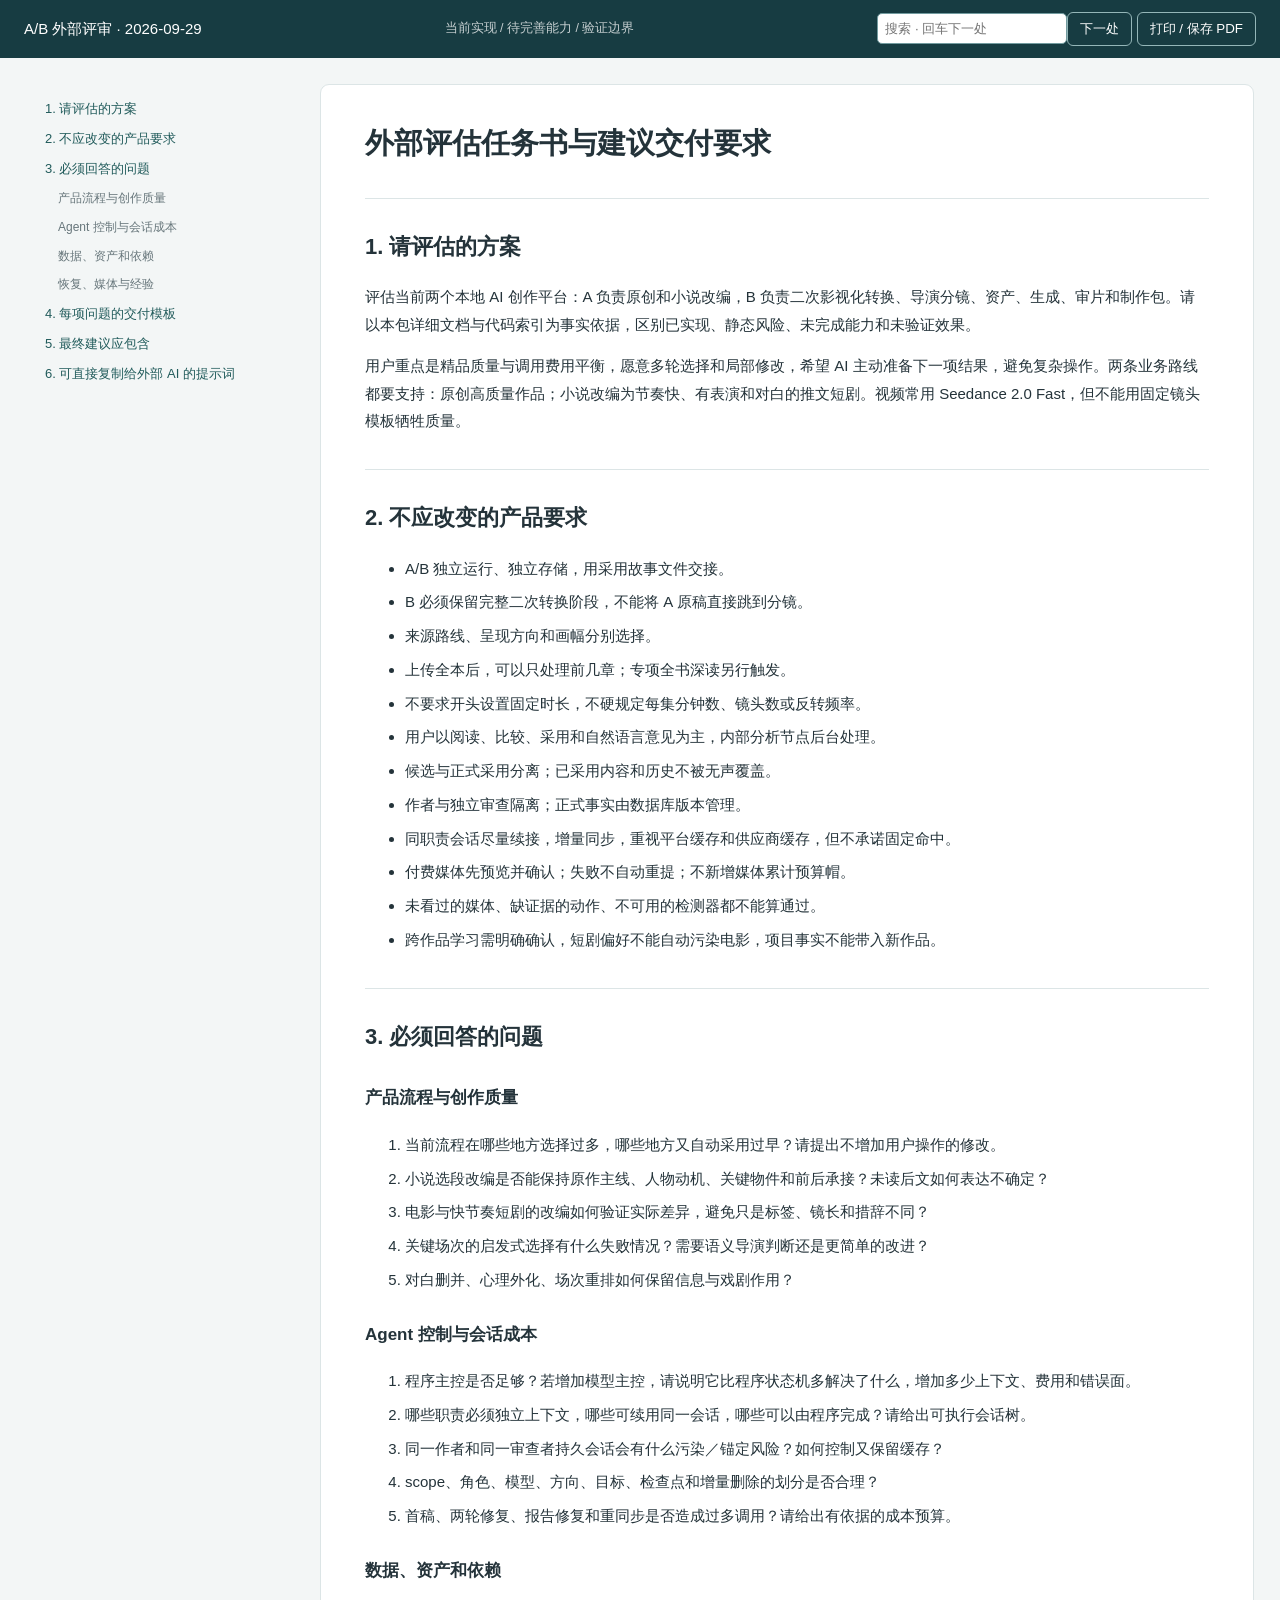
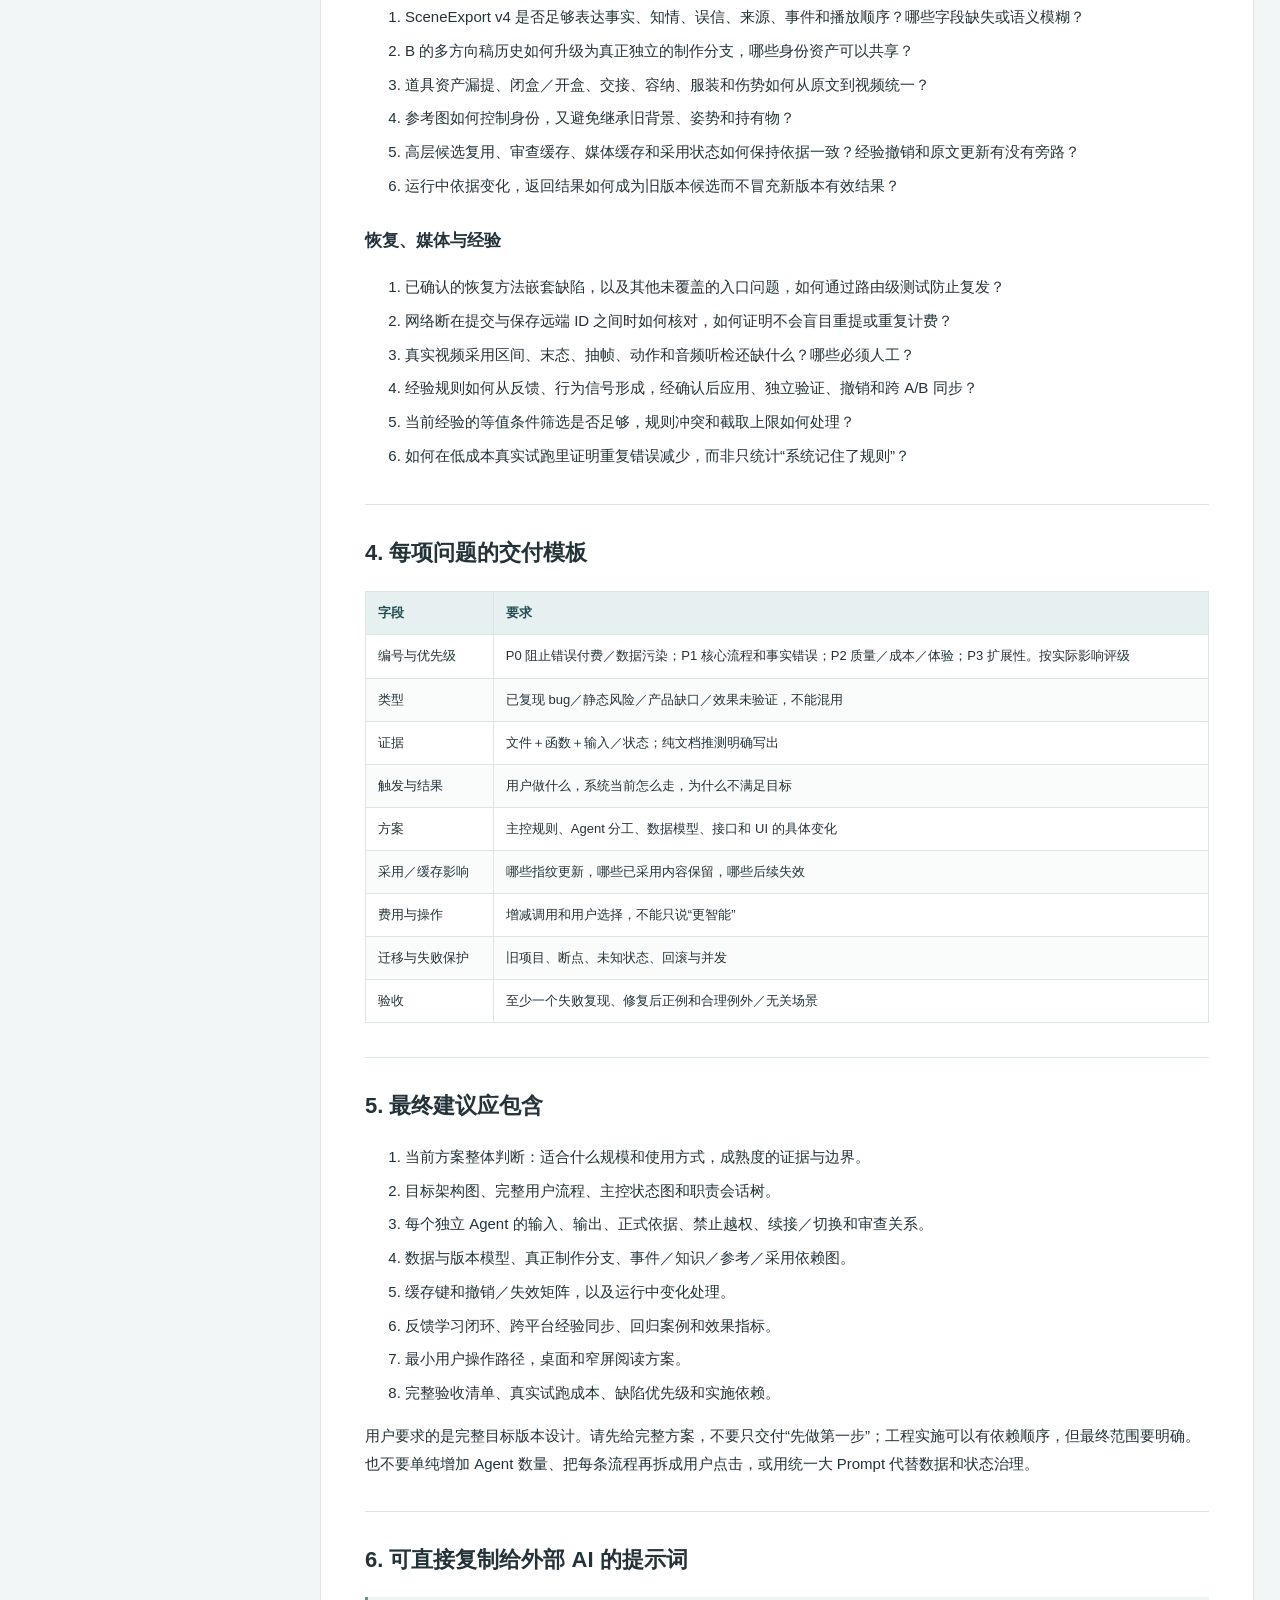
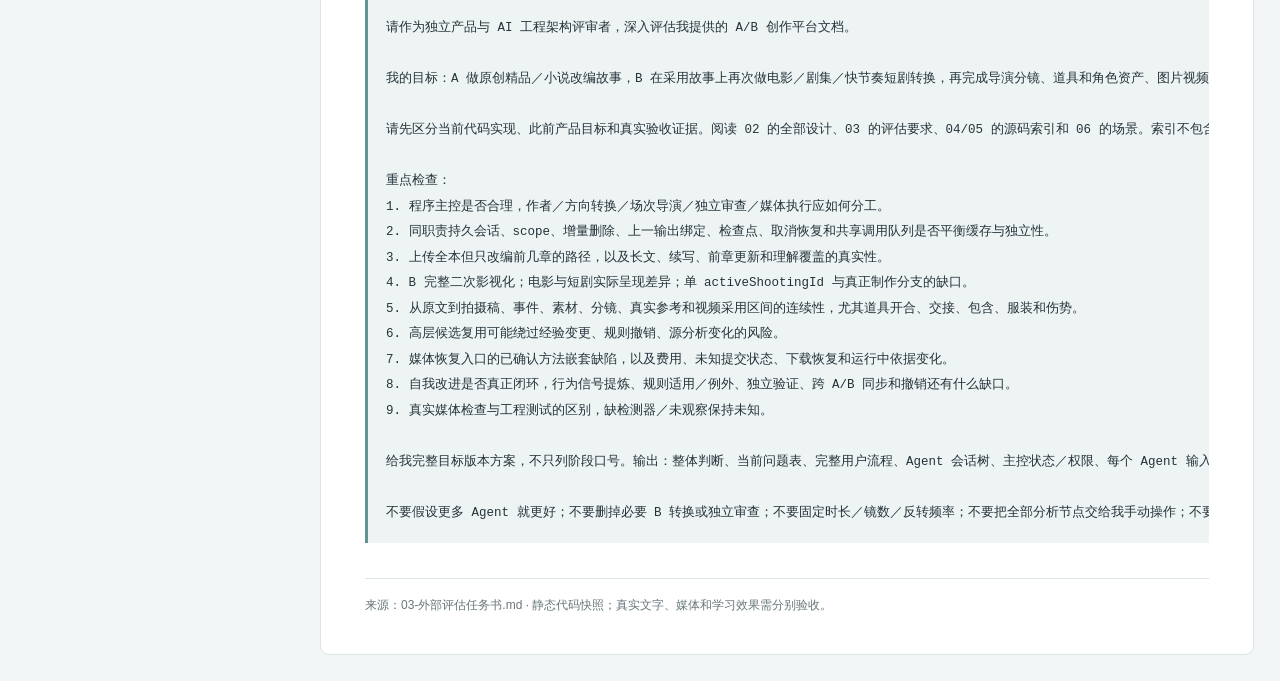
<file: docs/external-review-2026-09-29/03-外部评估任务书.html>
<!doctype html><html lang="zh-CN"><head><meta charset="utf-8"><meta name="viewport" content="width=device-width,initial-scale=1"><title>外部评估任务书与建议交付要求</title><style>
:root{color-scheme:light;--ink:#24333a;--muted:#67767b;--accent:#215b5b;--paper:#fff;--line:#dce5e6}
*{box-sizing:border-box}body{margin:0;background:#f3f6f6;color:var(--ink);font-family:"Microsoft YaHei","PingFang SC",sans-serif;font-size:15px;line-height:1.85}a{color:var(--accent);text-underline-offset:3px}
header{position:sticky;top:0;z-index:3;background:#173c42;color:#fff;padding:12px 24px;display:flex;gap:18px;align-items:center;justify-content:space-between}header a{color:#fff;text-decoration:none}header small{opacity:.75}button{border:1px solid #94b6b8;background:transparent;color:inherit;border-radius:6px;padding:7px 12px;cursor:pointer}header input{border:1px solid #729b9f;border-radius:5px;padding:7px;background:#fff;color:#24333a;width:190px}
.layout{max-width:1510px;margin:auto;display:grid;grid-template-columns:270px minmax(0,1fr);gap:24px;padding:26px}aside{position:sticky;top:80px;align-self:start;max-height:calc(100vh - 108px);overflow:auto;padding:10px 10px 18px;font-size:13px}aside a{display:block;text-decoration:none;padding:5px 7px;line-height:1.55;border-left:2px solid transparent}aside a:hover{background:#e2eded;border-color:var(--accent)}aside .sub{padding-left:20px;font-size:12px;color:var(--muted)}main{background:var(--paper);padding:38px 44px;min-width:0;border:1px solid var(--line);border-radius:9px}
h1{font-size:29px;line-height:1.4;margin:0 0 20px}h2{font-size:22px;border-top:1px solid var(--line);padding-top:28px;margin:34px 0 16px;scroll-margin-top:85px}h3{font-size:17px;margin-top:25px;scroll-margin-top:85px}h4{font-size:15px}p{margin:13px 0}strong{color:#153c43}code{font-family:Consolas,monospace;font-size:12.5px;overflow-wrap:anywhere;background:#eff4f5;padding:2px 4px;border-radius:3px}pre{white-space:pre;overflow:auto;background:#eef4f4;border-left:3px solid #609594;padding:18px;line-height:1.7}pre code{background:none;padding:0;overflow-wrap:normal}.table-wrap{max-width:100%;overflow:auto;margin:18px 0}table{border-collapse:collapse;width:100%;font-size:13px;line-height:1.7}th,td{text-align:left;padding:10px 12px;border:1px solid var(--line);vertical-align:top}th{background:#e7f0f0;color:#244d52}tr:nth-child(even) td{background:#fafcfc}li{margin:6px 0}footer{color:var(--muted);font-size:12px;margin-top:35px;border-top:1px solid var(--line);padding-top:15px}.search-status{font-size:12px;min-width:70px}.highlight{background:#fff0ba;border-radius:4px;outline:2px solid #fff0ba}
@media(max-width:900px){.layout{grid-template-columns:1fr;padding:12px}aside{position:static;max-height:220px;border:1px solid var(--line);border-radius:6px}main{padding:24px 18px}header{padding:10px 12px;flex-wrap:wrap;gap:8px}header small{display:none}header input{width:145px}h1{font-size:24px}pre{font-size:12px}th,td{min-width:110px}}
@media print{body{background:#fff;font-size:10pt;line-height:1.65}header,aside,.search-status{display:none}.layout{display:block;padding:0}main{padding:0;border:none}h1{font-size:22pt}h2{font-size:16pt;break-after:avoid}h3{break-after:avoid}table{font-size:9pt}thead{display:table-header-group}tr{break-inside:avoid}.table-wrap{overflow:visible}pre{white-space:pre-wrap;overflow:visible;font-size:8.5pt;break-inside:avoid}code{font-size:9pt}.highlight{background:none;outline:none}@page{size:A4;margin:17mm}}
</style></head><body><header><a href="00-阅读入口.html">A/B 外部评审 · 2026-09-29</a><small>当前实现 / 待完善能力 / 验证边界</small><div><input id="search" aria-label="搜索文档" placeholder="搜索 · 回车下一处"><button id="next">下一处</button> <span class="search-status" id="search-status"></span> <button id="print">打印 / 保存 PDF</button></div></header><div class="layout"><aside aria-label="目录"><a class="" href="#section-2">1. 请评估的方案</a><a class="" href="#section-3">2. 不应改变的产品要求</a><a class="" href="#section-4">3. 必须回答的问题</a><a class="sub" href="#section-5">产品流程与创作质量</a><a class="sub" href="#section-6">Agent 控制与会话成本</a><a class="sub" href="#section-7">数据、资产和依赖</a><a class="sub" href="#section-8">恢复、媒体与经验</a><a class="" href="#section-9">4. 每项问题的交付模板</a><a class="" href="#section-10">5. 最终建议应包含</a><a class="" href="#section-11">6. 可直接复制给外部 AI 的提示词</a></aside><main><h1 id="section-1">外部评估任务书与建议交付要求</h1>
<h2 id="section-2">1. 请评估的方案</h2>
<p>评估当前两个本地 AI 创作平台：A 负责原创和小说改编，B 负责二次影视化转换、导演分镜、资产、生成、审片和制作包。请以本包详细文档与代码索引为事实依据，区别已实现、静态风险、未完成能力和未验证效果。</p>
<p>用户重点是精品质量与调用费用平衡，愿意多轮选择和局部修改，希望 AI 主动准备下一项结果，避免复杂操作。两条业务路线都要支持：原创高质量作品；小说改编为节奏快、有表演和对白的推文短剧。视频常用 Seedance 2.0 Fast，但不能用固定镜头模板牺牲质量。</p>
<h2 id="section-3">2. 不应改变的产品要求</h2>
<ul><li>A/B 独立运行、独立存储，用采用故事文件交接。</li><li>B 必须保留完整二次转换阶段，不能将 A 原稿直接跳到分镜。</li><li>来源路线、呈现方向和画幅分别选择。</li><li>上传全本后，可以只处理前几章；专项全书深读另行触发。</li><li>不要求开头设置固定时长，不硬规定每集分钟数、镜头数或反转频率。</li><li>用户以阅读、比较、采用和自然语言意见为主，内部分析节点后台处理。</li><li>候选与正式采用分离；已采用内容和历史不被无声覆盖。</li><li>作者与独立审查隔离；正式事实由数据库版本管理。</li><li>同职责会话尽量续接，增量同步，重视平台缓存和供应商缓存，但不承诺固定命中。</li><li>付费媒体先预览并确认；失败不自动重提；不新增媒体累计预算帽。</li><li>未看过的媒体、缺证据的动作、不可用的检测器都不能算通过。</li><li>跨作品学习需明确确认，短剧偏好不能自动污染电影，项目事实不能带入新作品。</li></ul>
<h2 id="section-4">3. 必须回答的问题</h2>
<h3 id="section-5">产品流程与创作质量</h3>
<ol><li>当前流程在哪些地方选择过多，哪些地方又自动采用过早？请提出不增加用户操作的修改。</li><li>小说选段改编是否能保持原作主线、人物动机、关键物件和前后承接？未读后文如何表达不确定？</li><li>电影与快节奏短剧的改编如何验证实际差异，避免只是标签、镜长和措辞不同？</li><li>关键场次的启发式选择有什么失败情况？需要语义导演判断还是更简单的改进？</li><li>对白删并、心理外化、场次重排如何保留信息与戏剧作用？</li></ol>
<h3 id="section-6">Agent 控制与会话成本</h3>
<ol><li>程序主控是否足够？若增加模型主控，请说明它比程序状态机多解决了什么，增加多少上下文、费用和错误面。</li><li>哪些职责必须独立上下文，哪些可续用同一会话，哪些可以由程序完成？请给出可执行会话树。</li><li>同一作者和同一审查者持久会话会有什么污染／锚定风险？如何控制又保留缓存？</li><li>scope、角色、模型、方向、目标、检查点和增量删除的划分是否合理？</li><li>首稿、两轮修复、报告修复和重同步是否造成过多调用？请给出有依据的成本预算。</li></ol>
<h3 id="section-7">数据、资产和依赖</h3>
<ol><li>SceneExport v4 是否足够表达事实、知情、误信、来源、事件和播放顺序？哪些字段缺失或语义模糊？</li><li>B 的多方向稿历史如何升级为真正独立的制作分支，哪些身份资产可以共享？</li><li>道具资产漏提、闭盒／开盒、交接、容纳、服装和伤势如何从原文到视频统一？</li><li>参考图如何控制身份，又避免继承旧背景、姿势和持有物？</li><li>高层候选复用、审查缓存、媒体缓存和采用状态如何保持依据一致？经验撤销和原文更新有没有旁路？</li><li>运行中依据变化，返回结果如何成为旧版本候选而不冒充新版本有效结果？</li></ol>
<h3 id="section-8">恢复、媒体与经验</h3>
<ol><li>已确认的恢复方法嵌套缺陷，以及其他未覆盖的入口问题，如何通过路由级测试防止复发？</li><li>网络断在提交与保存远端 ID 之间时如何核对，如何证明不会盲目重提或重复计费？</li><li>真实视频采用区间、末态、抽帧、动作和音频听检还缺什么？哪些必须人工？</li><li>经验规则如何从反馈、行为信号形成，经确认后应用、独立验证、撤销和跨 A/B 同步？</li><li>当前经验的等值条件筛选是否足够，规则冲突和截取上限如何处理？</li><li>如何在低成本真实试跑里证明重复错误减少，而非只统计“系统记住了规则”？</li></ol>
<h2 id="section-9">4. 每项问题的交付模板</h2>
<div class="table-wrap"><table><thead><tr><th>字段</th><th>要求</th></tr></thead><tbody><tr><td>编号与优先级</td><td>P0 阻止错误付费／数据污染；P1 核心流程和事实错误；P2 质量／成本／体验；P3 扩展性。按实际影响评级</td></tr><tr><td>类型</td><td>已复现 bug／静态风险／产品缺口／效果未验证，不能混用</td></tr><tr><td>证据</td><td>文件＋函数＋输入／状态；纯文档推测明确写出</td></tr><tr><td>触发与结果</td><td>用户做什么，系统当前怎么走，为什么不满足目标</td></tr><tr><td>方案</td><td>主控规则、Agent 分工、数据模型、接口和 UI 的具体变化</td></tr><tr><td>采用／缓存影响</td><td>哪些指纹更新，哪些已采用内容保留，哪些后续失效</td></tr><tr><td>费用与操作</td><td>增减调用和用户选择，不能只说“更智能”</td></tr><tr><td>迁移与失败保护</td><td>旧项目、断点、未知状态、回滚与并发</td></tr><tr><td>验收</td><td>至少一个失败复现、修复后正例和合理例外／无关场景</td></tr></tbody></table></div>
<h2 id="section-10">5. 最终建议应包含</h2>
<ol><li>当前方案整体判断：适合什么规模和使用方式，成熟度的证据与边界。</li><li>目标架构图、完整用户流程、主控状态图和职责会话树。</li><li>每个独立 Agent 的输入、输出、正式依据、禁止越权、续接／切换和审查关系。</li><li>数据与版本模型、真正制作分支、事件／知识／参考／采用依赖图。</li><li>缓存键和撤销／失效矩阵，以及运行中变化处理。</li><li>反馈学习闭环、跨平台经验同步、回归案例和效果指标。</li><li>最小用户操作路径，桌面和窄屏阅读方案。</li><li>完整验收清单、真实试跑成本、缺陷优先级和实施依赖。</li></ol>
<p>用户要求的是完整目标版本设计。请先给完整方案，不要只交付“先做第一步”；工程实施可以有依赖顺序，但最终范围要明确。也不要单纯增加 Agent 数量、把每条流程再拆成用户点击，或用统一大 Prompt 代替数据和状态治理。</p>
<h2 id="section-11">6. 可直接复制给外部 AI 的提示词</h2>
<pre><code data-language="text">请作为独立产品与 AI 工程架构评审者，深入评估我提供的 A/B 创作平台文档。

我的目标：A 做原创精品／小说改编故事，B 在采用故事上再次做电影／剧集／快节奏短剧转换，再完成导演分镜、道具和角色资产、图片视频制作、审片和制作包。小说推文也是有表演和对白的短剧，视频常用 Seedance 2.0 Fast。精品质量、调用费用和少操作同时重要。

请先区分当前代码实现、此前产品目标和真实验收证据。阅读 02 的全部设计、03 的评估要求、04/05 的源码索引和 06 的场景。索引不包含完整源码；无法由现有材料确认的地方请标注需代码或试跑，不要编造。

重点检查：
1. 程序主控是否合理，作者／方向转换／场次导演／独立审查／媒体执行应如何分工。
2. 同职责持久会话、scope、增量删除、上一输出绑定、检查点、取消恢复和共享调用队列是否平衡缓存与独立性。
3. 上传全本但只改编前几章的路径，以及长文、续写、前章更新和理解覆盖的真实性。
4. B 完整二次影视化；电影与短剧实际呈现差异；单 activeShootingId 与真正制作分支的缺口。
5. 从原文到拍摄稿、事件、素材、分镜、真实参考和视频采用区间的连续性，尤其道具开合、交接、包含、服装和伤势。
6. 高层候选复用可能绕过经验变更、规则撤销、源分析变化的风险。
7. 媒体恢复入口的已确认方法嵌套缺陷，以及费用、未知提交状态、下载恢复和运行中依据变化。
8. 自我改进是否真正闭环，行为信号提炼、规则适用／例外、独立验证、跨 A/B 同步和撤销还有什么缺口。
9. 真实媒体检查与工程测试的区别，缺检测器／未观察保持未知。

给我完整目标版本方案，不只列阶段口号。输出：整体判断、当前问题表、完整用户流程、Agent 会话树、主控状态／权限、每个 Agent 输入输出、数据版本和缓存依赖、媒体恢复、经验学习、最少操作界面、成本与验收。每项优化写具体证据、收益、费用、迁移和反例。

不要假设更多 Agent 就更好；不要删掉必要 B 转换或独立审查；不要固定时长／镜数／反转频率；不要把全部分析节点交给我手动操作；不要自动付费重试或增加媒体累计预算帽；不要把演示／结构测试通过说成真实成片精品。</code></pre><footer>来源：03-外部评估任务书.md · 静态代码快照；真实文字、媒体和学习效果需分别验收。</footer></main></div><script>
const field=document.getElementById('search');const status=document.getElementById('search-status');let hits=[],cursor=-1;
function clearHits(){document.querySelectorAll('.highlight').forEach(x=>x.classList.remove('highlight'));hits=[];cursor=-1}
field.addEventListener('input',()=>{clearHits();const q=field.value.trim().toLocaleLowerCase();if(!q){status.textContent='';return}hits=[...document.querySelectorAll('main h2,main h3,main p,main li,main td,main pre')].filter(x=>x.textContent.toLocaleLowerCase().includes(q));status.textContent=hits.length+' 处匹配'});
function nextHit(){if(!hits.length)return;hits.forEach(x=>x.classList.remove('highlight'));cursor=(cursor+1)%hits.length;const target=hits[cursor];target.classList.add('highlight');target.scrollIntoView({behavior:'smooth',block:'center'});status.textContent=(cursor+1)+' / '+hits.length}
field.addEventListener('keydown',e=>{if(e.key==='Enter')nextHit()});document.getElementById('next').addEventListener('click',nextHit);document.getElementById('print').addEventListener('click',()=>window.print());
</script></body></html>
</file>
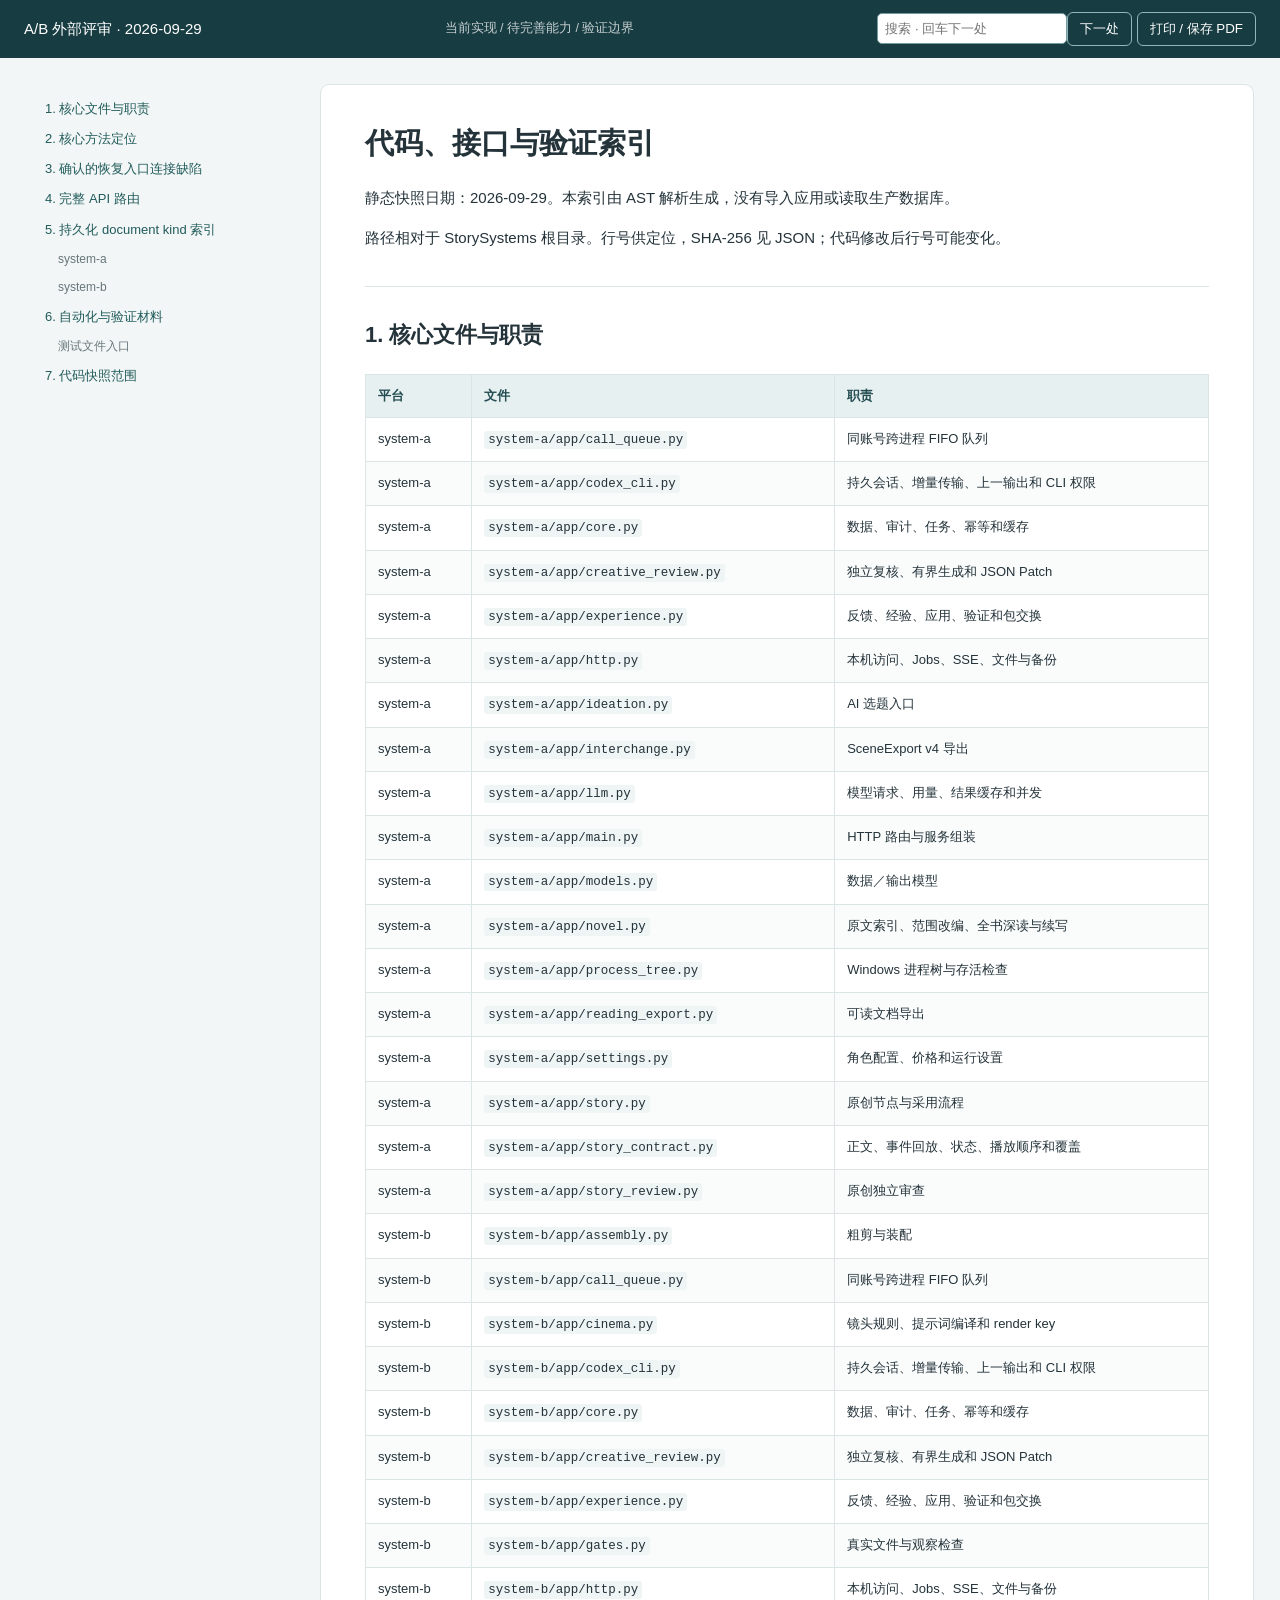
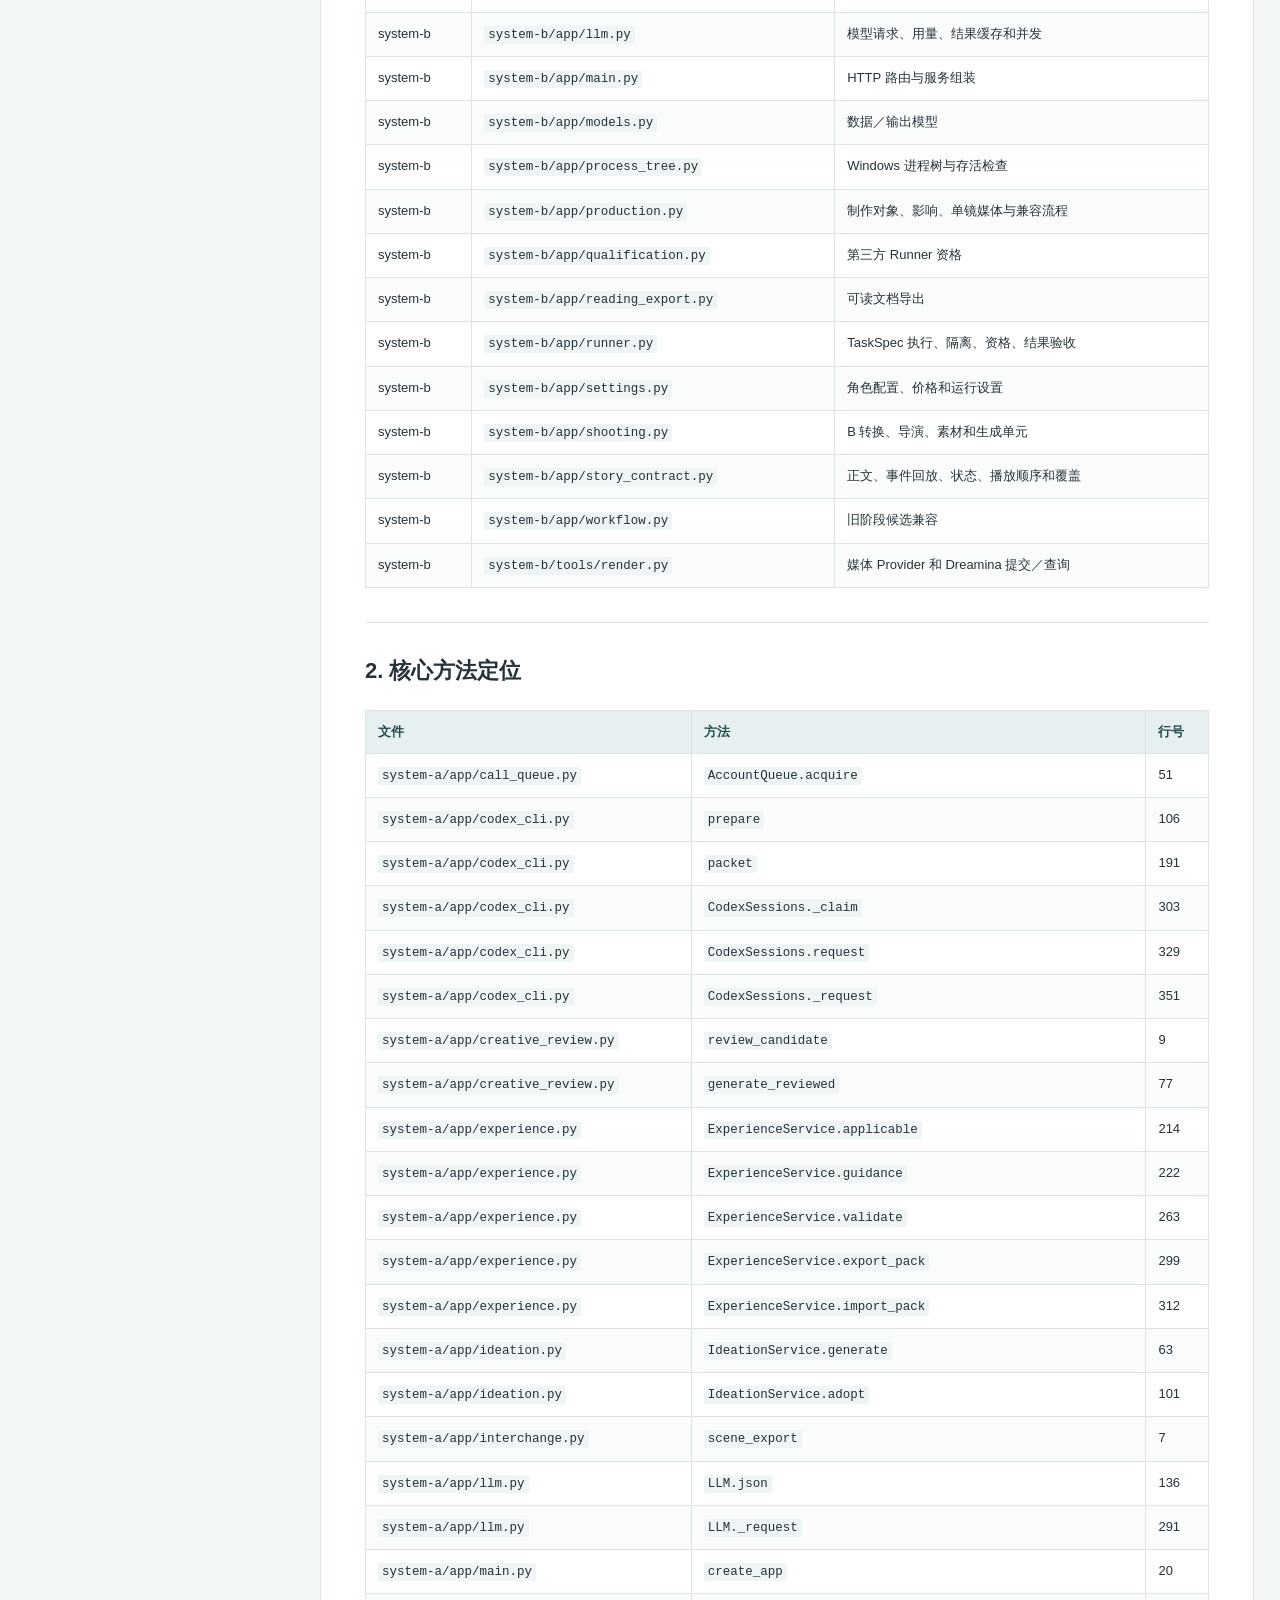
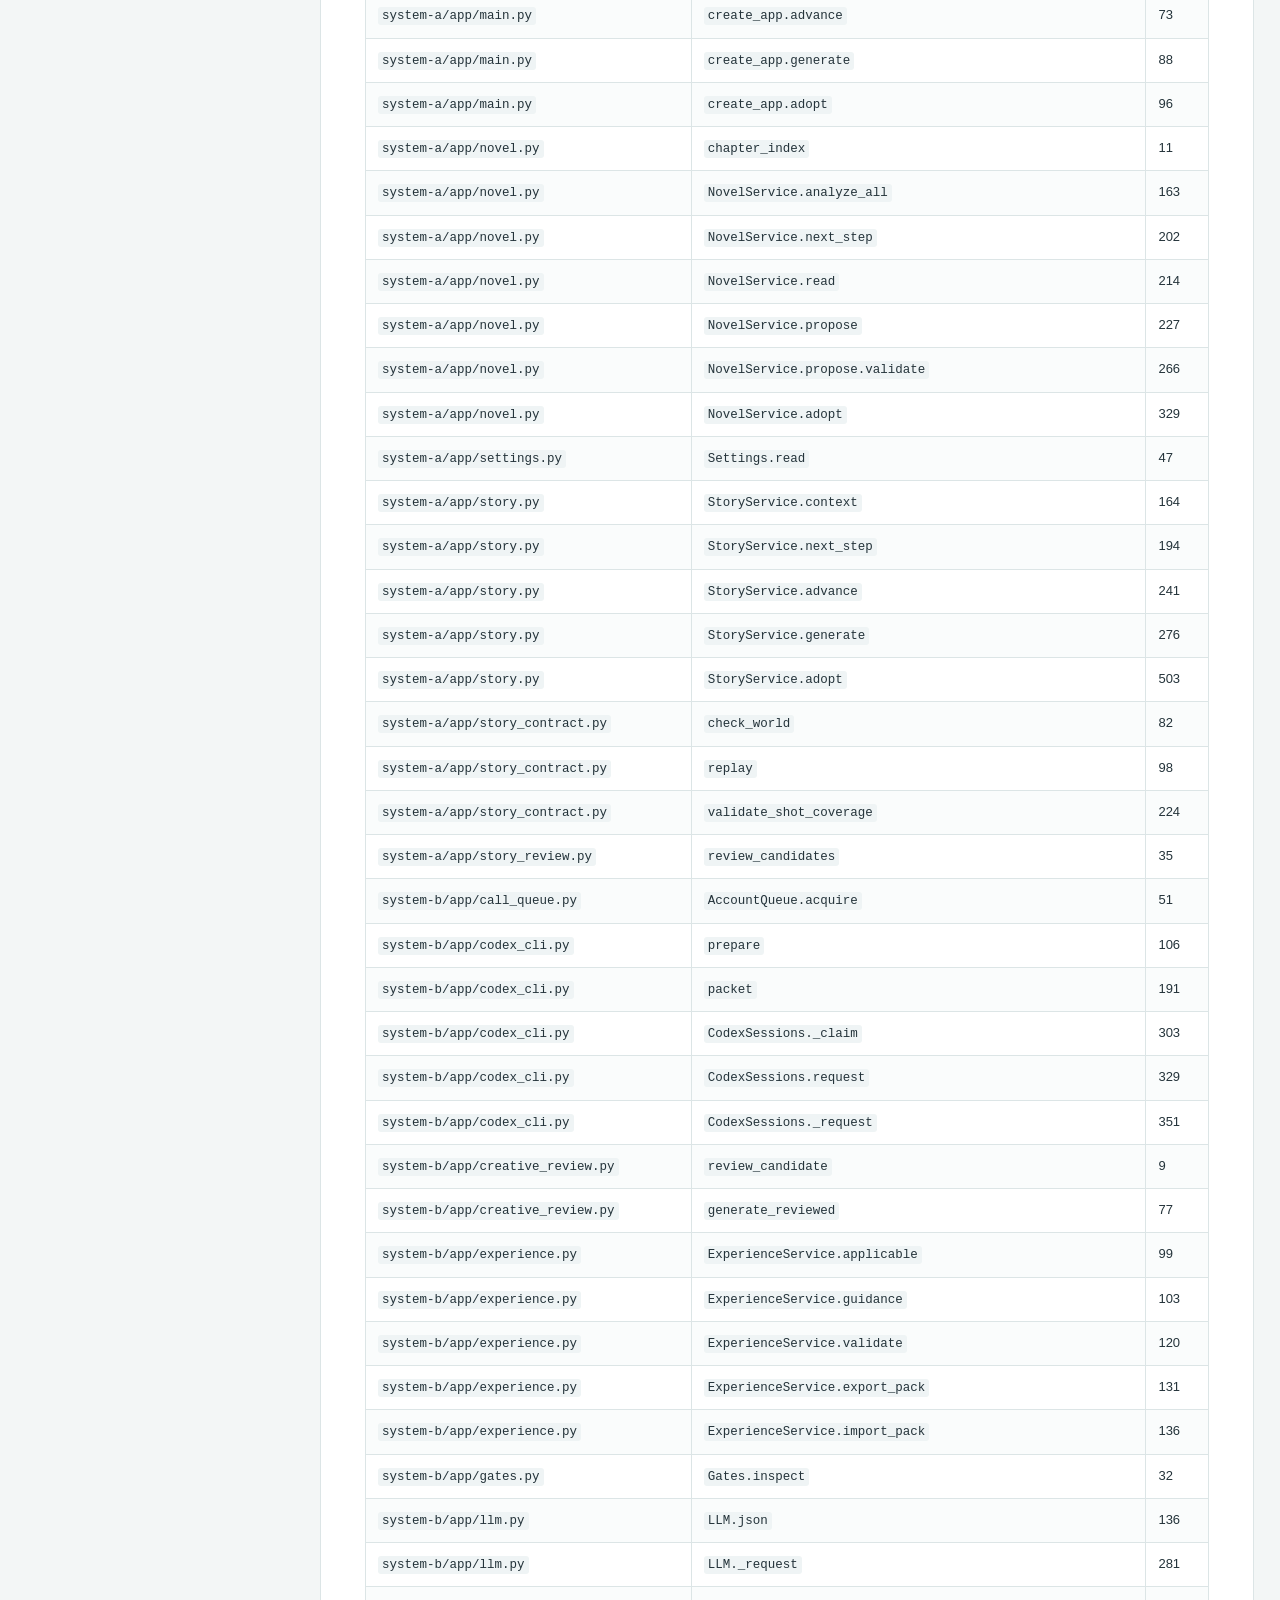
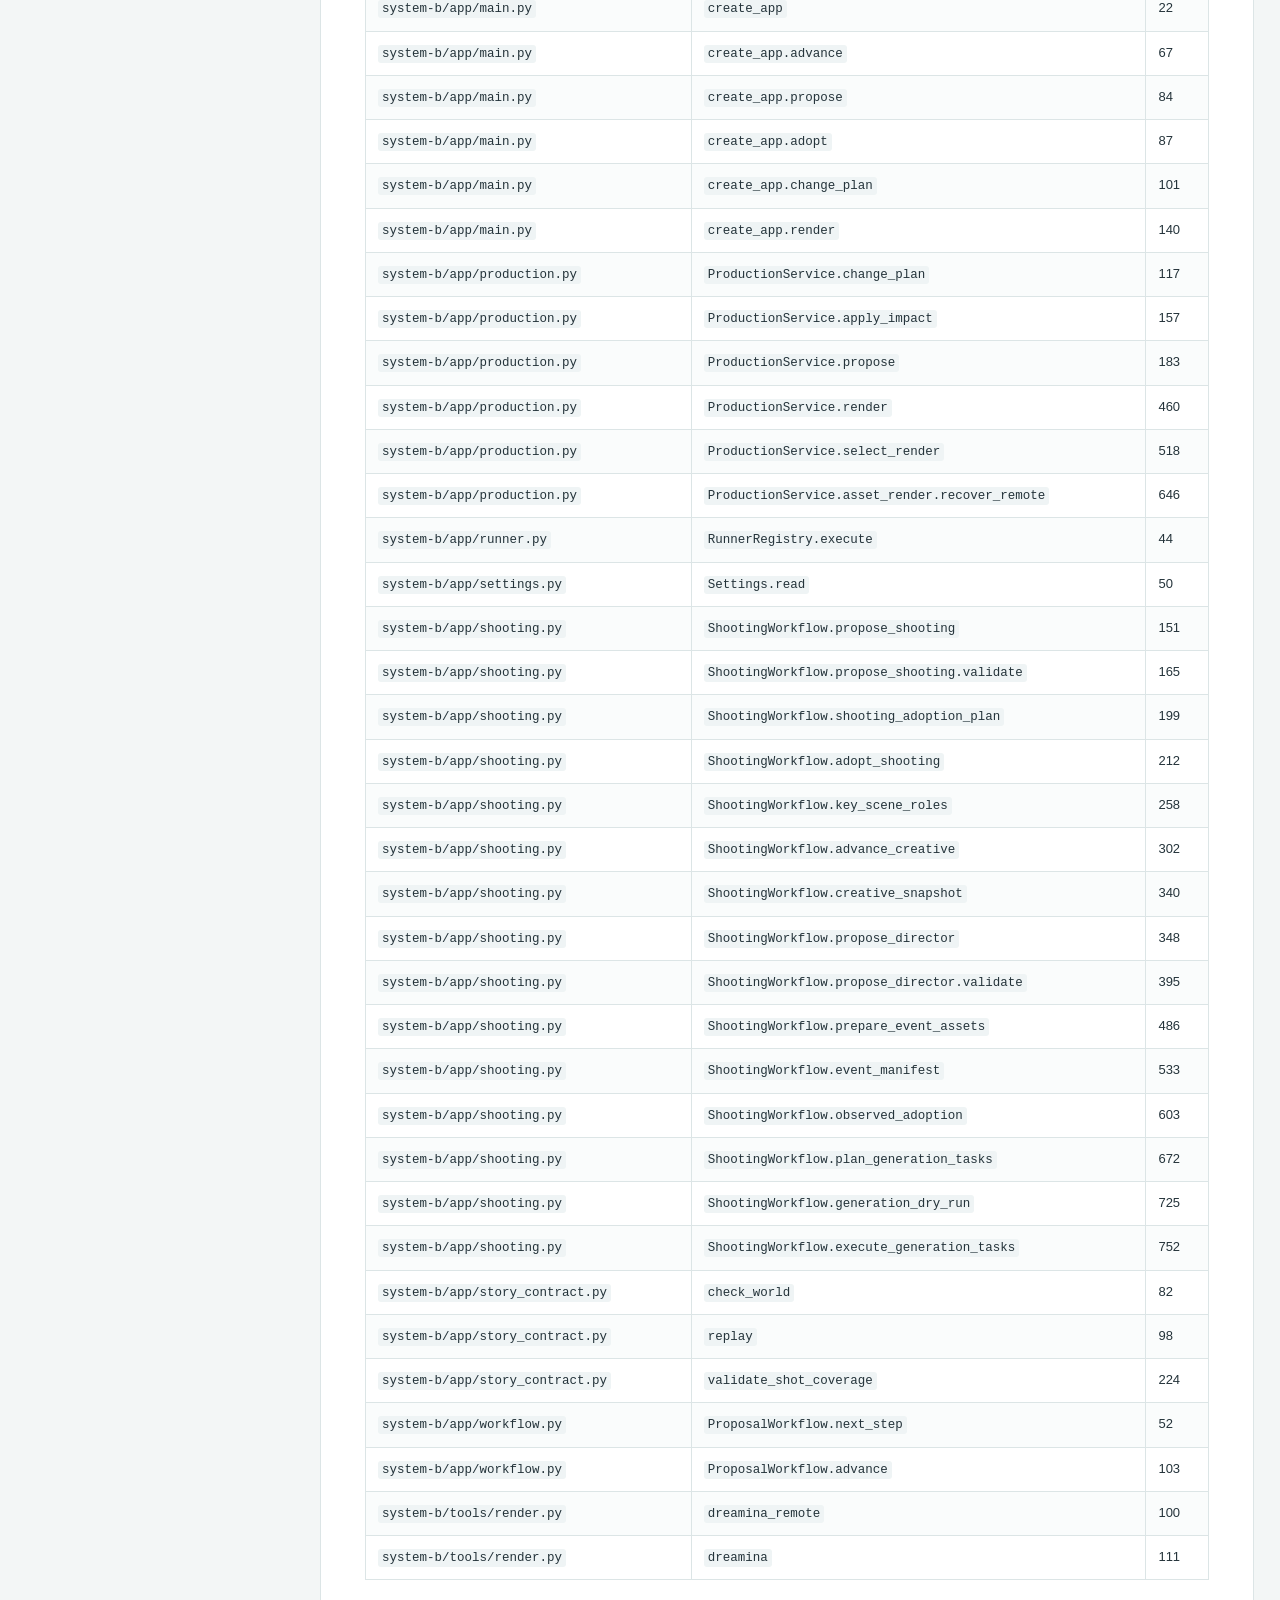
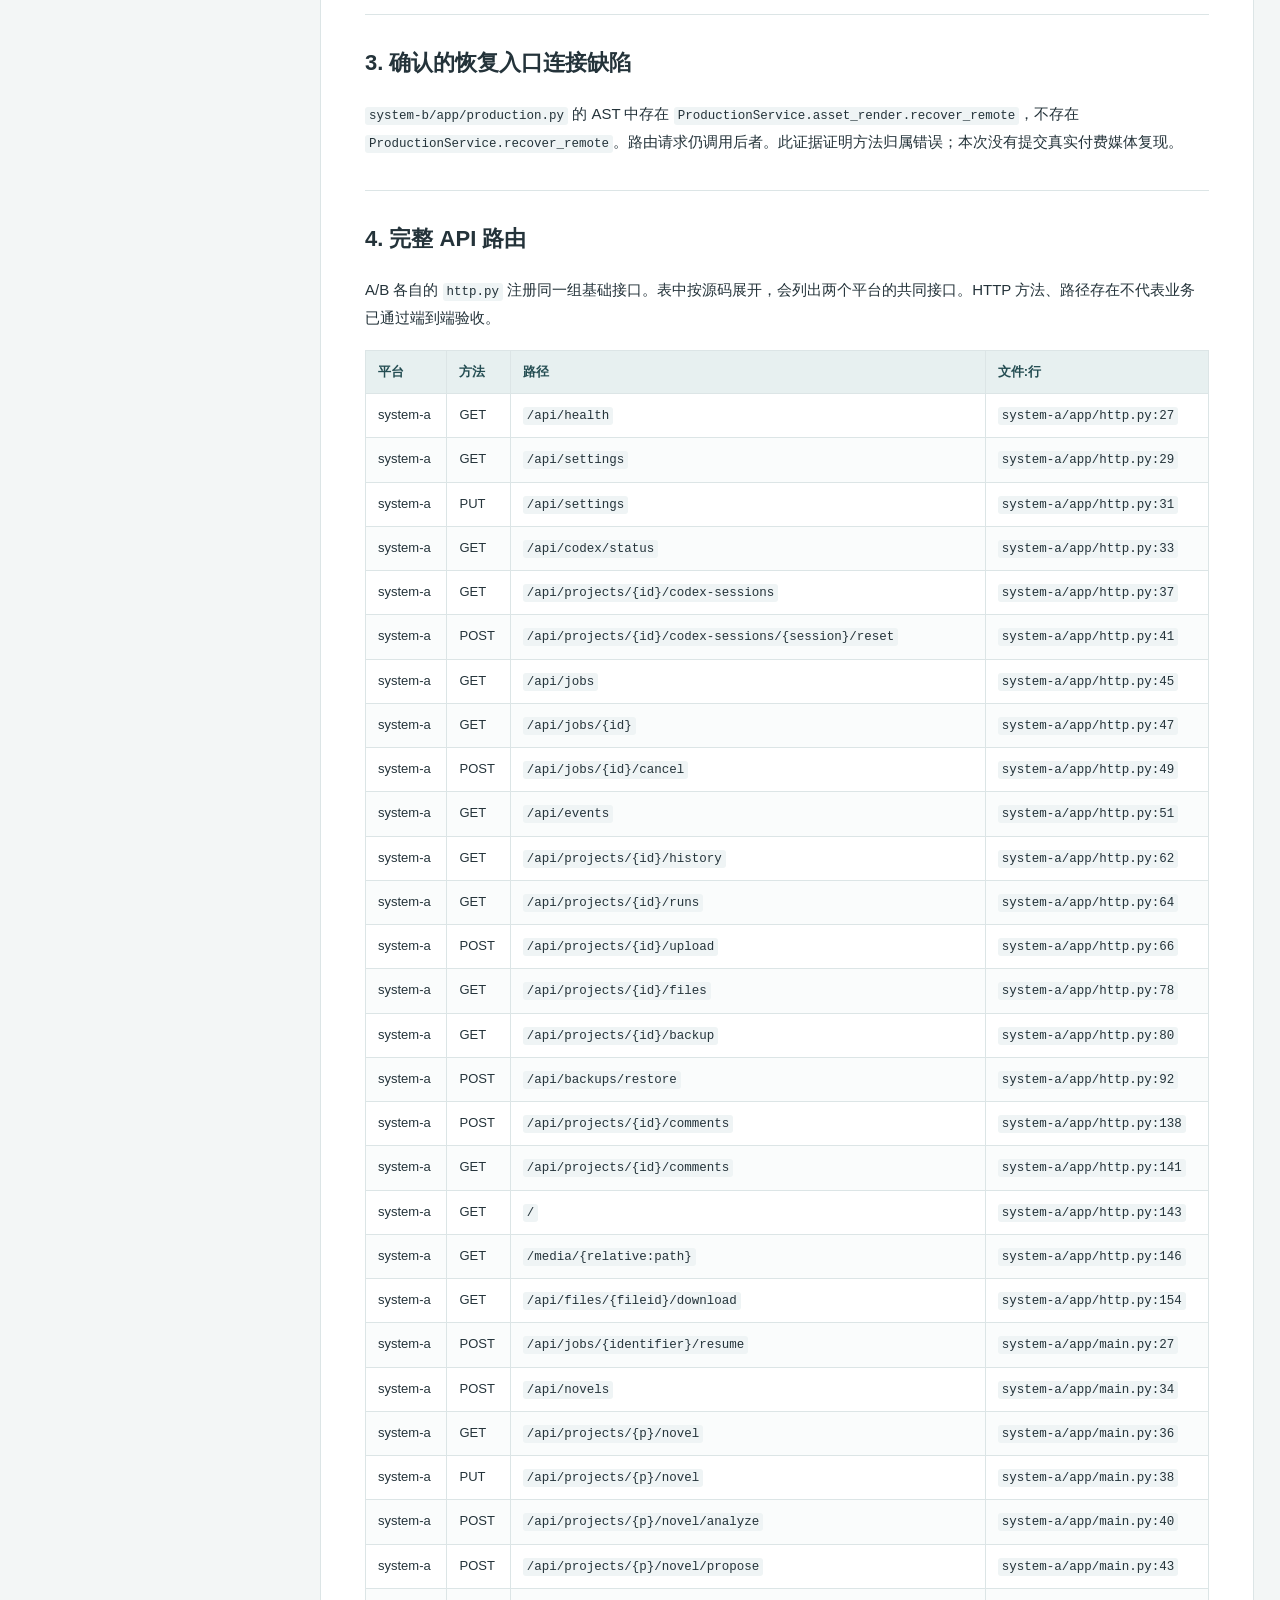
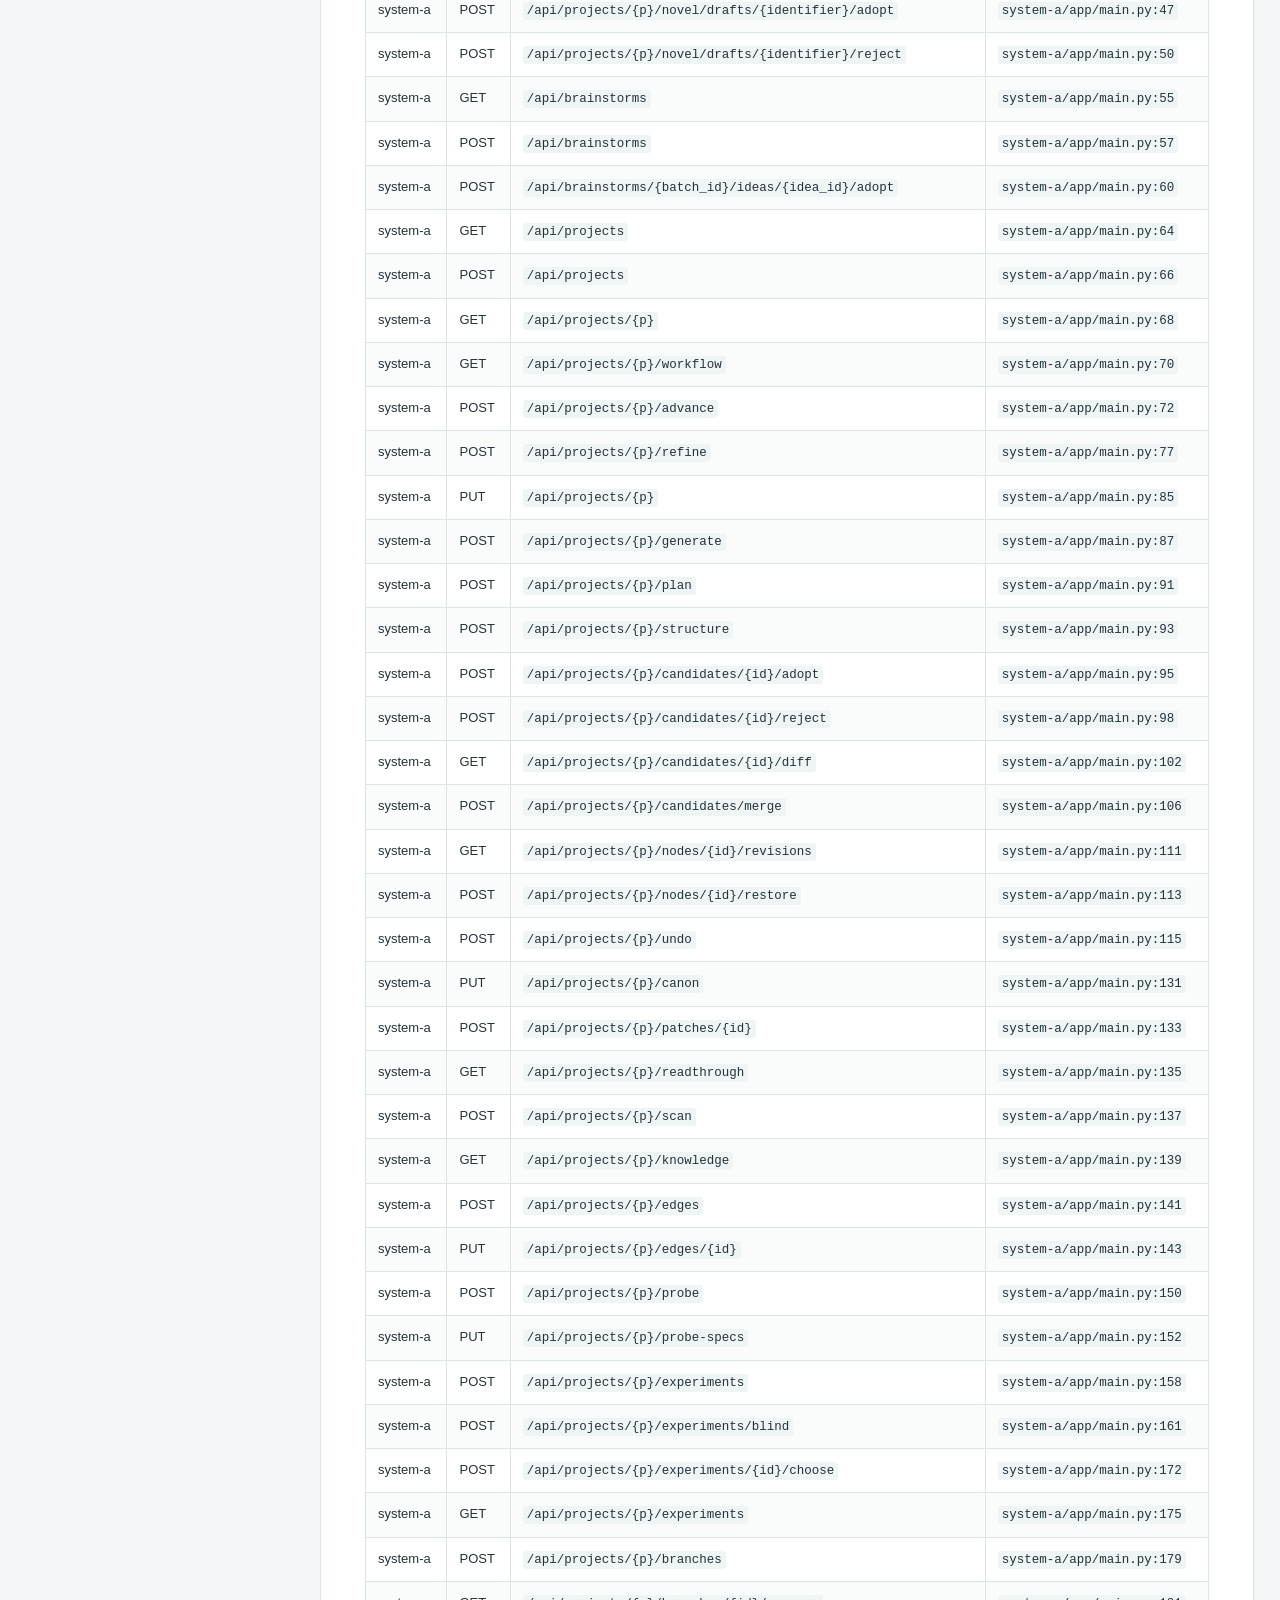
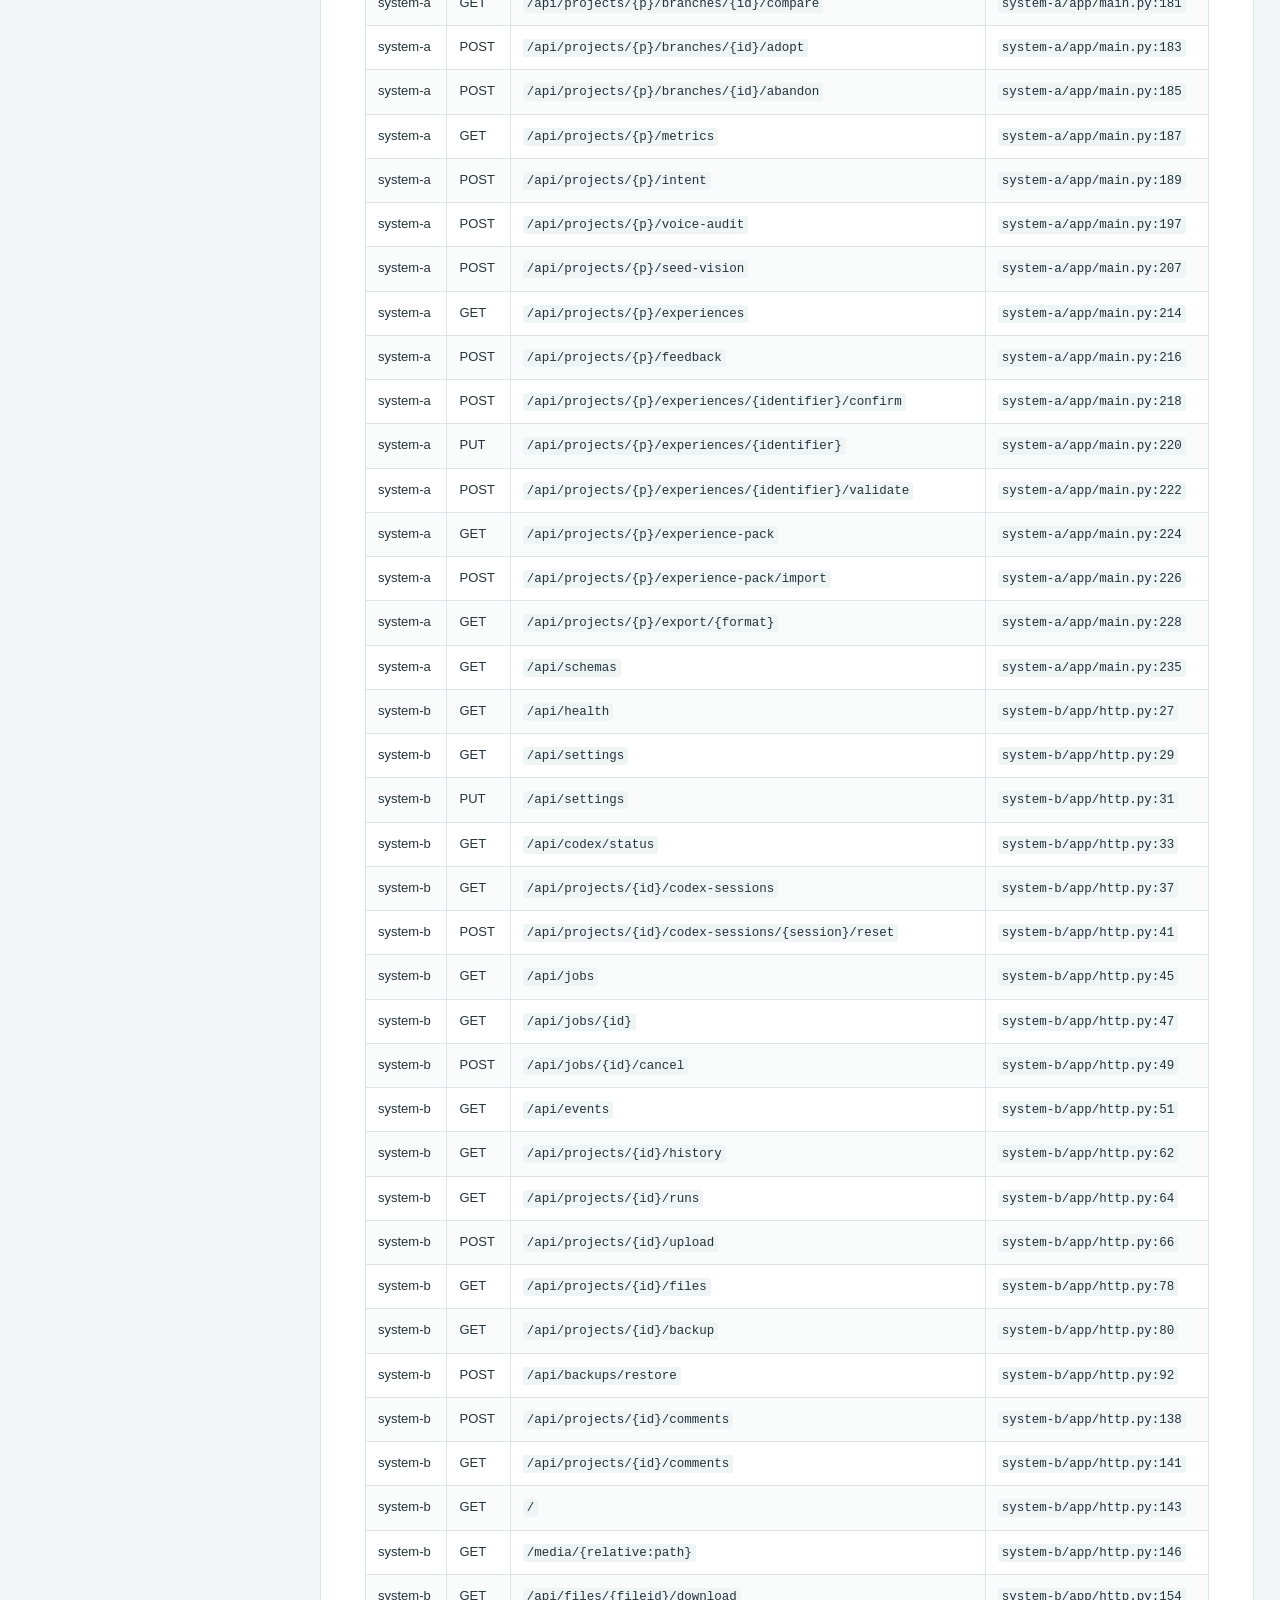
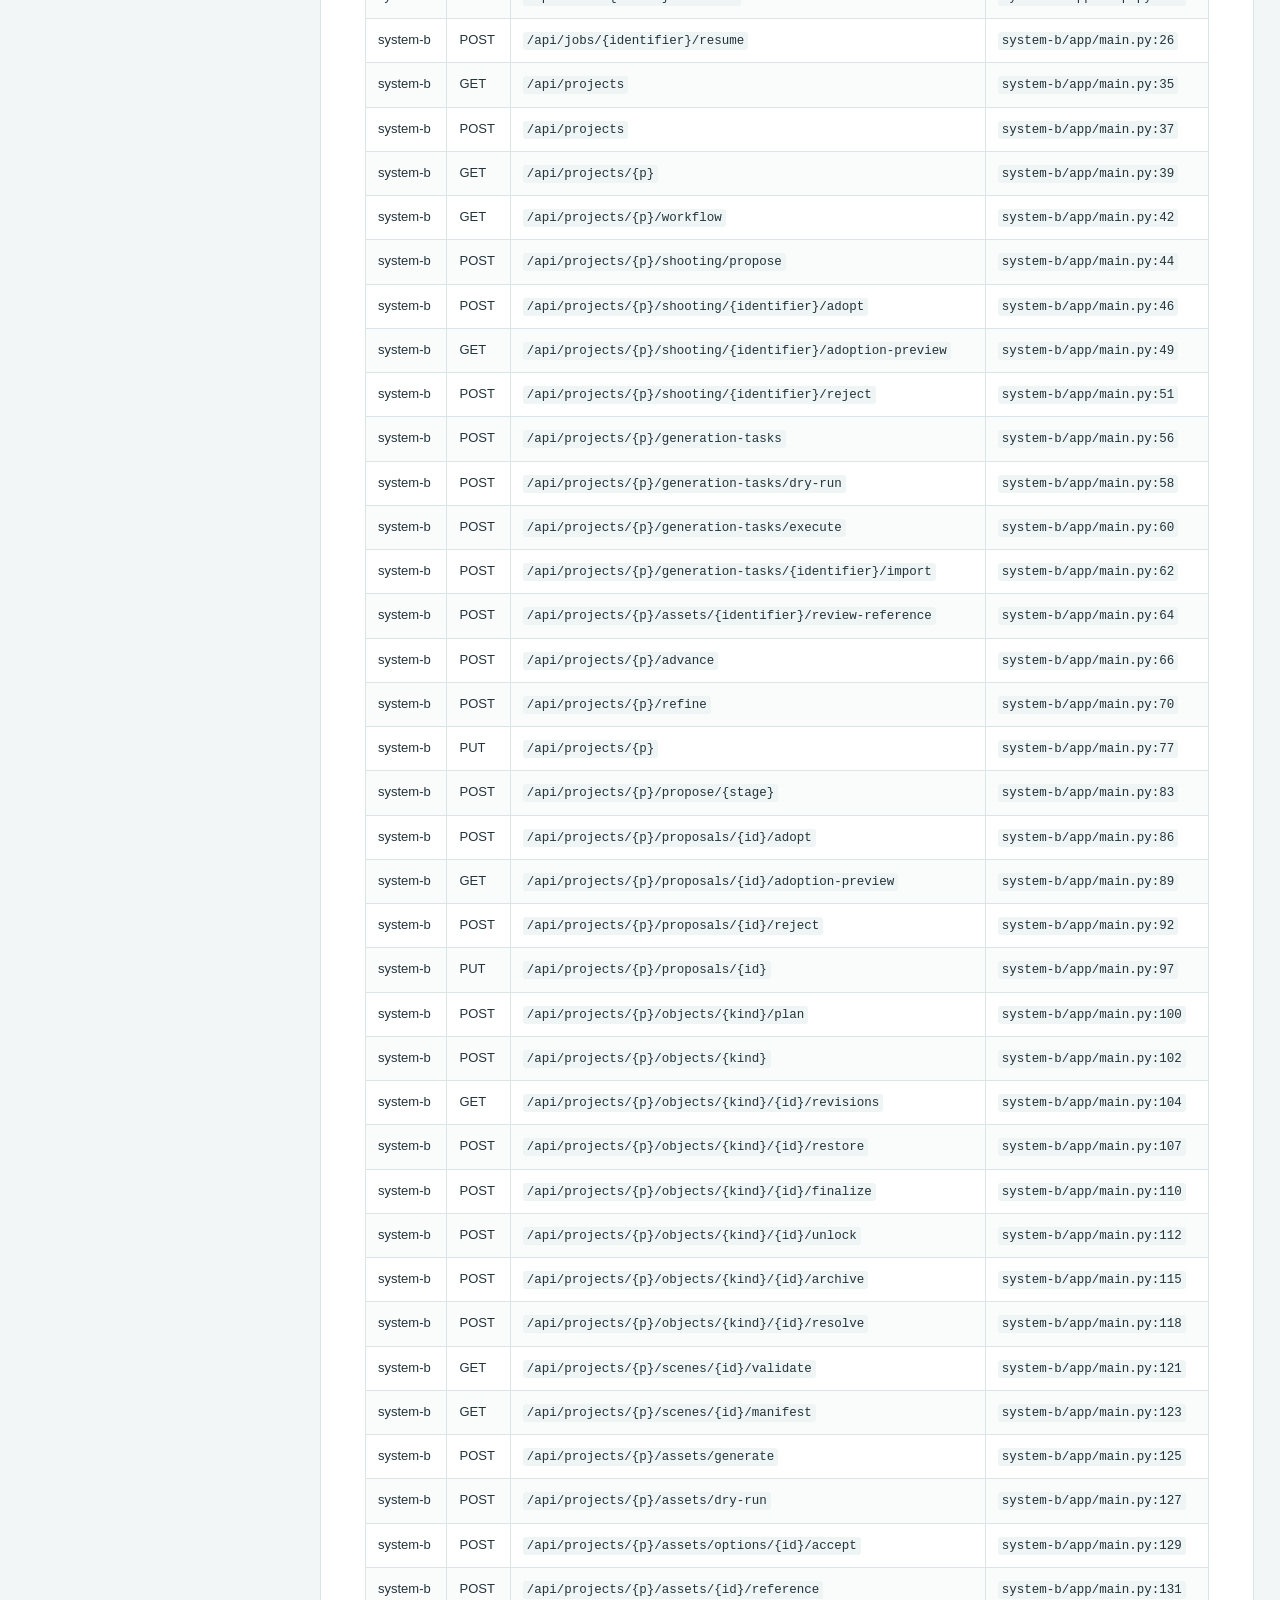
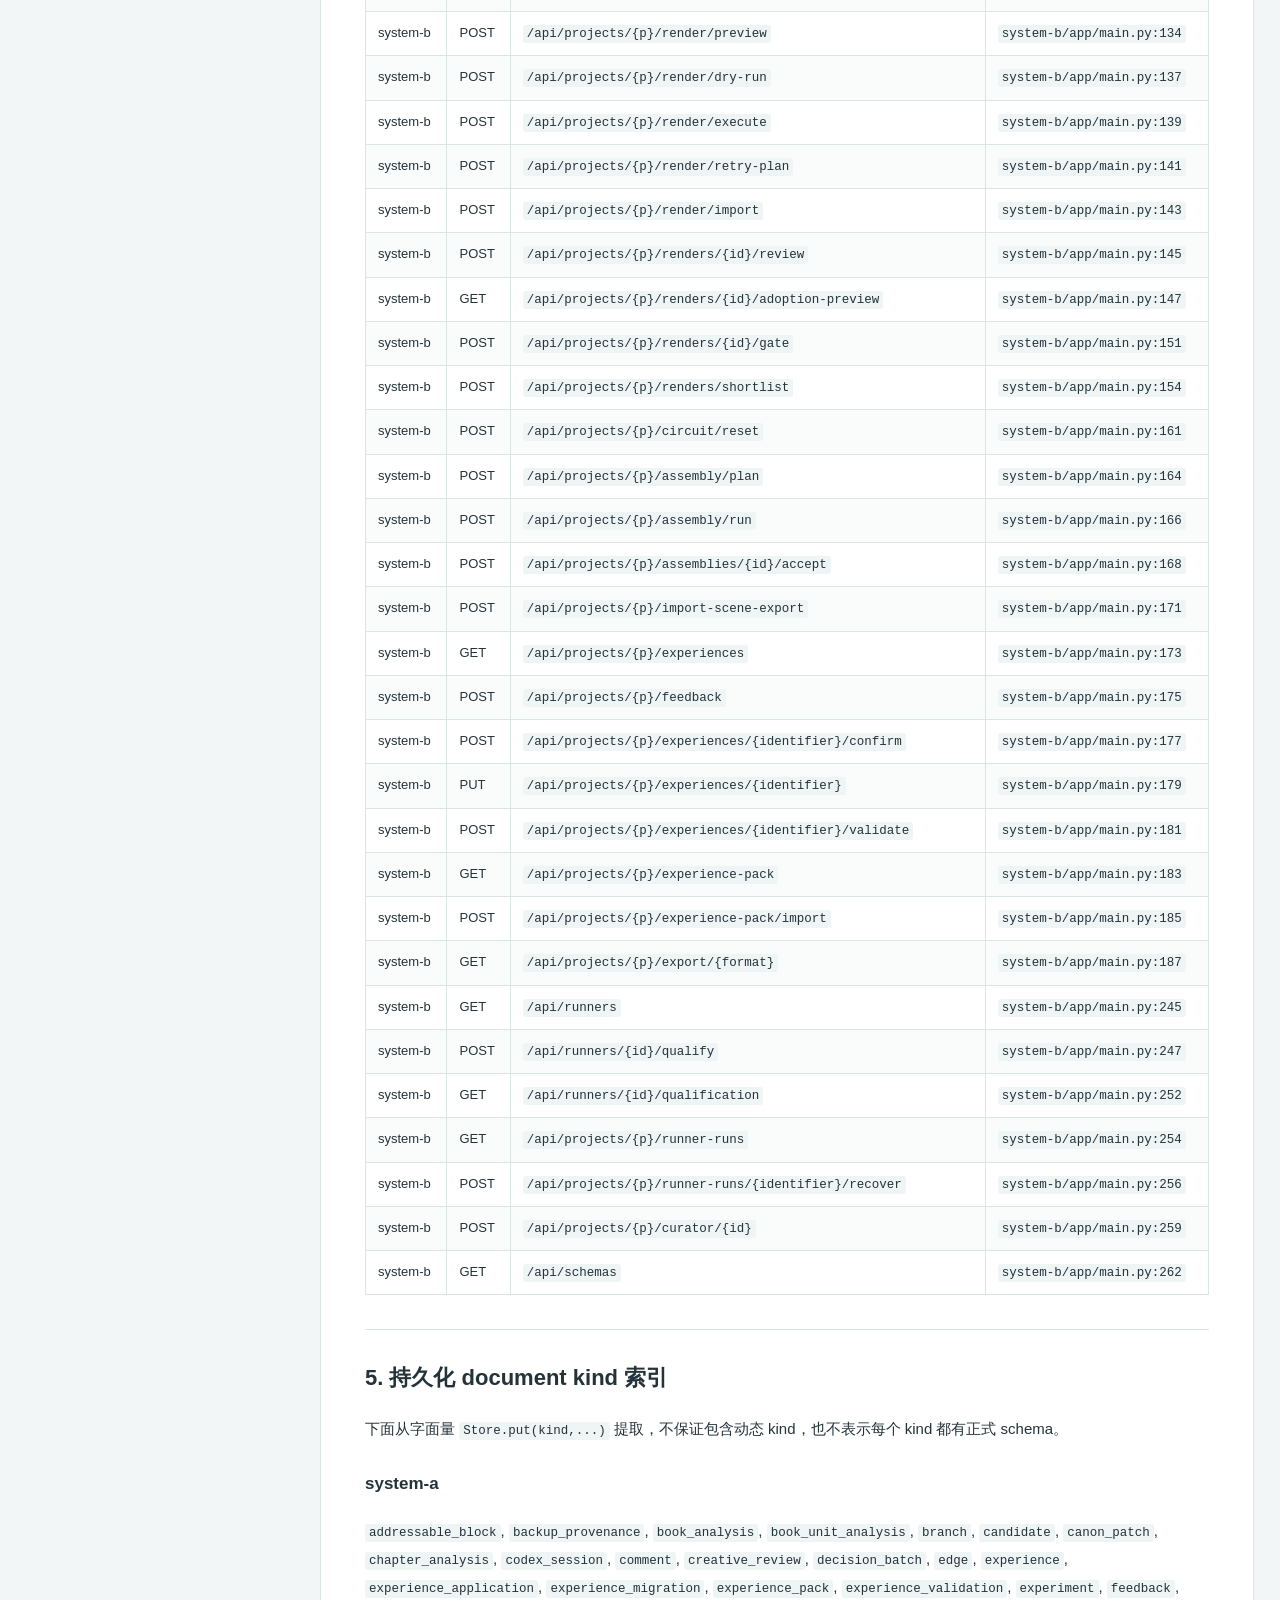
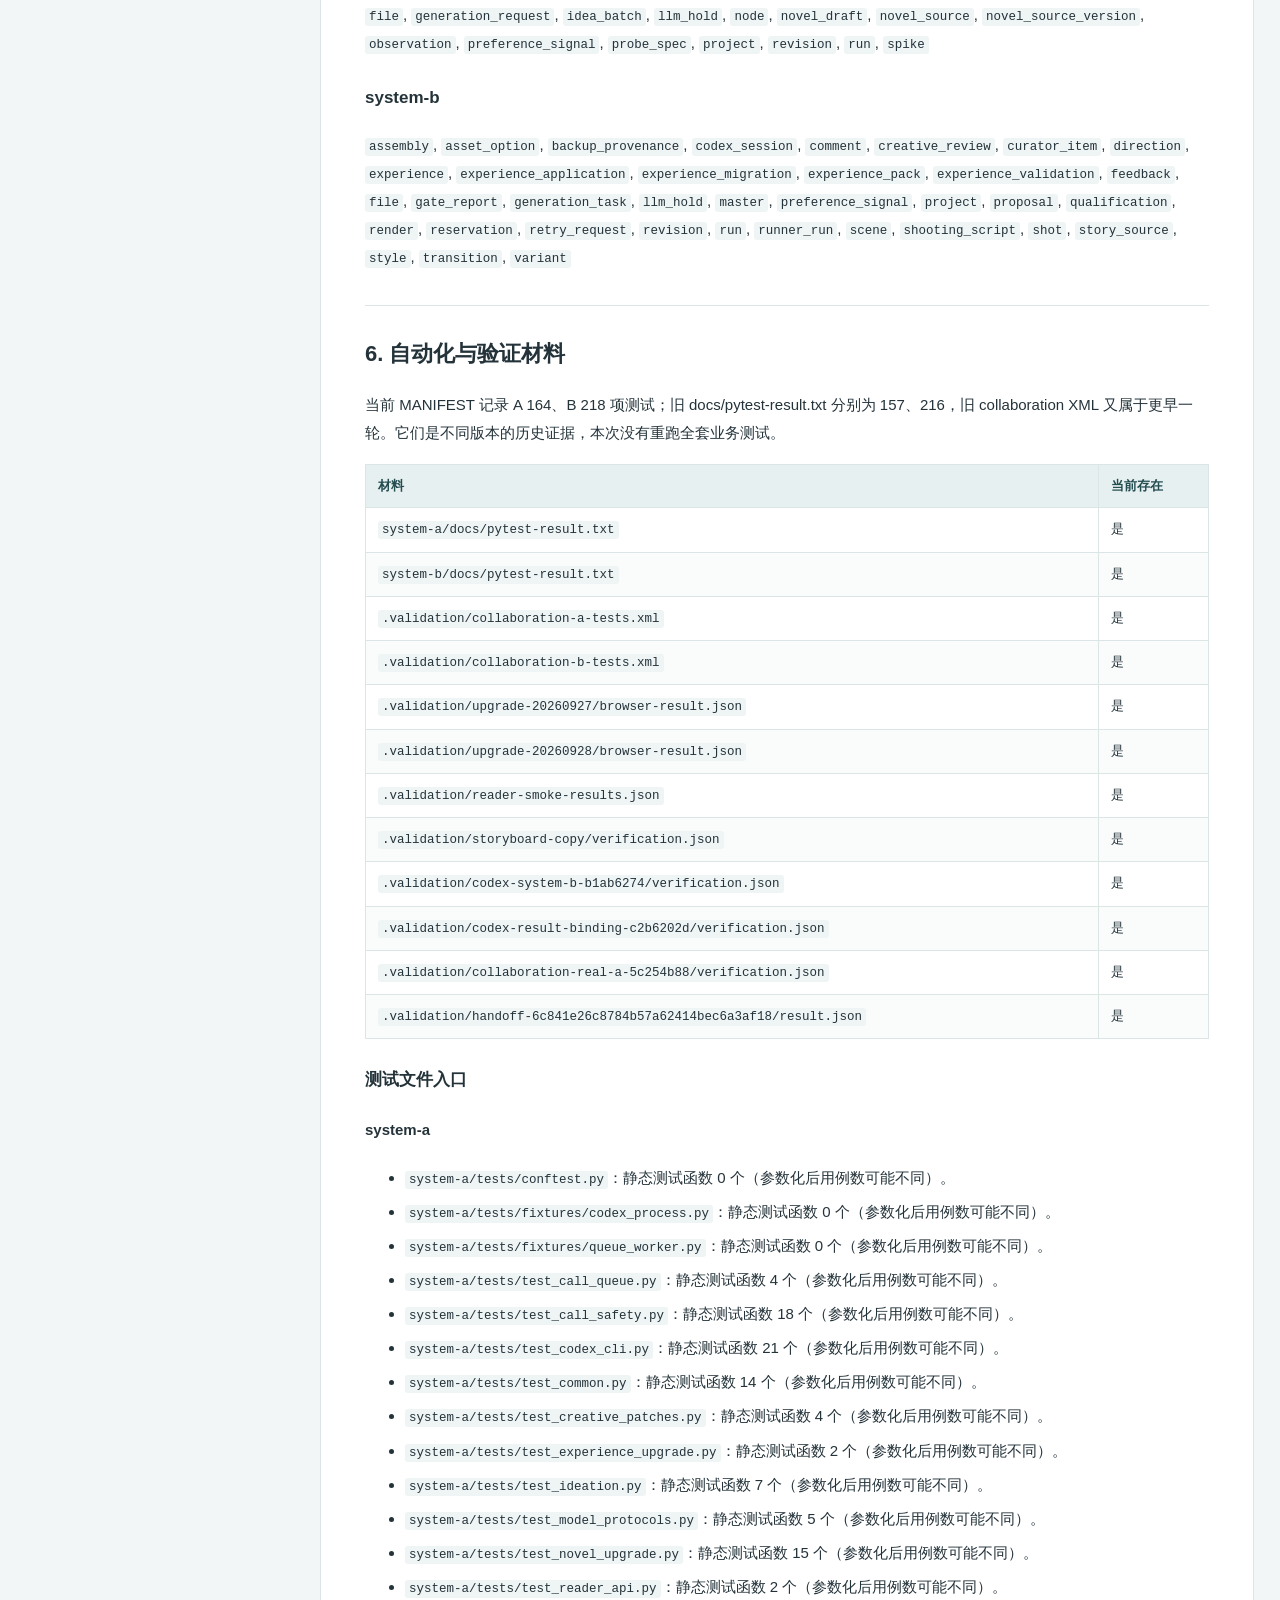
<file: docs/external-review-2026-09-29/04-代码与接口索引.html>
<!doctype html><html lang="zh-CN"><head><meta charset="utf-8"><meta name="viewport" content="width=device-width,initial-scale=1"><title>代码、接口与验证索引</title><style>
:root{color-scheme:light;--ink:#24333a;--muted:#67767b;--accent:#215b5b;--paper:#fff;--line:#dce5e6}
*{box-sizing:border-box}body{margin:0;background:#f3f6f6;color:var(--ink);font-family:"Microsoft YaHei","PingFang SC",sans-serif;font-size:15px;line-height:1.85}a{color:var(--accent);text-underline-offset:3px}
header{position:sticky;top:0;z-index:3;background:#173c42;color:#fff;padding:12px 24px;display:flex;gap:18px;align-items:center;justify-content:space-between}header a{color:#fff;text-decoration:none}header small{opacity:.75}button{border:1px solid #94b6b8;background:transparent;color:inherit;border-radius:6px;padding:7px 12px;cursor:pointer}header input{border:1px solid #729b9f;border-radius:5px;padding:7px;background:#fff;color:#24333a;width:190px}
.layout{max-width:1510px;margin:auto;display:grid;grid-template-columns:270px minmax(0,1fr);gap:24px;padding:26px}aside{position:sticky;top:80px;align-self:start;max-height:calc(100vh - 108px);overflow:auto;padding:10px 10px 18px;font-size:13px}aside a{display:block;text-decoration:none;padding:5px 7px;line-height:1.55;border-left:2px solid transparent}aside a:hover{background:#e2eded;border-color:var(--accent)}aside .sub{padding-left:20px;font-size:12px;color:var(--muted)}main{background:var(--paper);padding:38px 44px;min-width:0;border:1px solid var(--line);border-radius:9px}
h1{font-size:29px;line-height:1.4;margin:0 0 20px}h2{font-size:22px;border-top:1px solid var(--line);padding-top:28px;margin:34px 0 16px;scroll-margin-top:85px}h3{font-size:17px;margin-top:25px;scroll-margin-top:85px}h4{font-size:15px}p{margin:13px 0}strong{color:#153c43}code{font-family:Consolas,monospace;font-size:12.5px;overflow-wrap:anywhere;background:#eff4f5;padding:2px 4px;border-radius:3px}pre{white-space:pre;overflow:auto;background:#eef4f4;border-left:3px solid #609594;padding:18px;line-height:1.7}pre code{background:none;padding:0;overflow-wrap:normal}.table-wrap{max-width:100%;overflow:auto;margin:18px 0}table{border-collapse:collapse;width:100%;font-size:13px;line-height:1.7}th,td{text-align:left;padding:10px 12px;border:1px solid var(--line);vertical-align:top}th{background:#e7f0f0;color:#244d52}tr:nth-child(even) td{background:#fafcfc}li{margin:6px 0}footer{color:var(--muted);font-size:12px;margin-top:35px;border-top:1px solid var(--line);padding-top:15px}.search-status{font-size:12px;min-width:70px}.highlight{background:#fff0ba;border-radius:4px;outline:2px solid #fff0ba}
@media(max-width:900px){.layout{grid-template-columns:1fr;padding:12px}aside{position:static;max-height:220px;border:1px solid var(--line);border-radius:6px}main{padding:24px 18px}header{padding:10px 12px;flex-wrap:wrap;gap:8px}header small{display:none}header input{width:145px}h1{font-size:24px}pre{font-size:12px}th,td{min-width:110px}}
@media print{body{background:#fff;font-size:10pt;line-height:1.65}header,aside,.search-status{display:none}.layout{display:block;padding:0}main{padding:0;border:none}h1{font-size:22pt}h2{font-size:16pt;break-after:avoid}h3{break-after:avoid}table{font-size:9pt}thead{display:table-header-group}tr{break-inside:avoid}.table-wrap{overflow:visible}pre{white-space:pre-wrap;overflow:visible;font-size:8.5pt;break-inside:avoid}code{font-size:9pt}.highlight{background:none;outline:none}@page{size:A4;margin:17mm}}
</style></head><body><header><a href="00-阅读入口.html">A/B 外部评审 · 2026-09-29</a><small>当前实现 / 待完善能力 / 验证边界</small><div><input id="search" aria-label="搜索文档" placeholder="搜索 · 回车下一处"><button id="next">下一处</button> <span class="search-status" id="search-status"></span> <button id="print">打印 / 保存 PDF</button></div></header><div class="layout"><aside aria-label="目录"><a class="" href="#section-2">1. 核心文件与职责</a><a class="" href="#section-3">2. 核心方法定位</a><a class="" href="#section-4">3. 确认的恢复入口连接缺陷</a><a class="" href="#section-5">4. 完整 API 路由</a><a class="" href="#section-6">5. 持久化 document kind 索引</a><a class="sub" href="#section-7">system-a</a><a class="sub" href="#section-8">system-b</a><a class="" href="#section-9">6. 自动化与验证材料</a><a class="sub" href="#section-10">测试文件入口</a><a class="" href="#section-13">7. 代码快照范围</a></aside><main><h1 id="section-1">代码、接口与验证索引</h1>
<p>静态快照日期：2026-09-29。本索引由 AST 解析生成，没有导入应用或读取生产数据库。</p>
<p>路径相对于 StorySystems 根目录。行号供定位，SHA-256 见 JSON；代码修改后行号可能变化。</p>
<h2 id="section-2">1. 核心文件与职责</h2>
<div class="table-wrap"><table><thead><tr><th>平台</th><th>文件</th><th>职责</th></tr></thead><tbody><tr><td>system-a</td><td><code>system-a/app/call_queue.py</code></td><td>同账号跨进程 FIFO 队列</td></tr><tr><td>system-a</td><td><code>system-a/app/codex_cli.py</code></td><td>持久会话、增量传输、上一输出和 CLI 权限</td></tr><tr><td>system-a</td><td><code>system-a/app/core.py</code></td><td>数据、审计、任务、幂等和缓存</td></tr><tr><td>system-a</td><td><code>system-a/app/creative_review.py</code></td><td>独立复核、有界生成和 JSON Patch</td></tr><tr><td>system-a</td><td><code>system-a/app/experience.py</code></td><td>反馈、经验、应用、验证和包交换</td></tr><tr><td>system-a</td><td><code>system-a/app/http.py</code></td><td>本机访问、Jobs、SSE、文件与备份</td></tr><tr><td>system-a</td><td><code>system-a/app/ideation.py</code></td><td>AI 选题入口</td></tr><tr><td>system-a</td><td><code>system-a/app/interchange.py</code></td><td>SceneExport v4 导出</td></tr><tr><td>system-a</td><td><code>system-a/app/llm.py</code></td><td>模型请求、用量、结果缓存和并发</td></tr><tr><td>system-a</td><td><code>system-a/app/main.py</code></td><td>HTTP 路由与服务组装</td></tr><tr><td>system-a</td><td><code>system-a/app/models.py</code></td><td>数据／输出模型</td></tr><tr><td>system-a</td><td><code>system-a/app/novel.py</code></td><td>原文索引、范围改编、全书深读与续写</td></tr><tr><td>system-a</td><td><code>system-a/app/process_tree.py</code></td><td>Windows 进程树与存活检查</td></tr><tr><td>system-a</td><td><code>system-a/app/reading_export.py</code></td><td>可读文档导出</td></tr><tr><td>system-a</td><td><code>system-a/app/settings.py</code></td><td>角色配置、价格和运行设置</td></tr><tr><td>system-a</td><td><code>system-a/app/story.py</code></td><td>原创节点与采用流程</td></tr><tr><td>system-a</td><td><code>system-a/app/story_contract.py</code></td><td>正文、事件回放、状态、播放顺序和覆盖</td></tr><tr><td>system-a</td><td><code>system-a/app/story_review.py</code></td><td>原创独立审查</td></tr><tr><td>system-b</td><td><code>system-b/app/assembly.py</code></td><td>粗剪与装配</td></tr><tr><td>system-b</td><td><code>system-b/app/call_queue.py</code></td><td>同账号跨进程 FIFO 队列</td></tr><tr><td>system-b</td><td><code>system-b/app/cinema.py</code></td><td>镜头规则、提示词编译和 render key</td></tr><tr><td>system-b</td><td><code>system-b/app/codex_cli.py</code></td><td>持久会话、增量传输、上一输出和 CLI 权限</td></tr><tr><td>system-b</td><td><code>system-b/app/core.py</code></td><td>数据、审计、任务、幂等和缓存</td></tr><tr><td>system-b</td><td><code>system-b/app/creative_review.py</code></td><td>独立复核、有界生成和 JSON Patch</td></tr><tr><td>system-b</td><td><code>system-b/app/experience.py</code></td><td>反馈、经验、应用、验证和包交换</td></tr><tr><td>system-b</td><td><code>system-b/app/gates.py</code></td><td>真实文件与观察检查</td></tr><tr><td>system-b</td><td><code>system-b/app/http.py</code></td><td>本机访问、Jobs、SSE、文件与备份</td></tr><tr><td>system-b</td><td><code>system-b/app/llm.py</code></td><td>模型请求、用量、结果缓存和并发</td></tr><tr><td>system-b</td><td><code>system-b/app/main.py</code></td><td>HTTP 路由与服务组装</td></tr><tr><td>system-b</td><td><code>system-b/app/models.py</code></td><td>数据／输出模型</td></tr><tr><td>system-b</td><td><code>system-b/app/process_tree.py</code></td><td>Windows 进程树与存活检查</td></tr><tr><td>system-b</td><td><code>system-b/app/production.py</code></td><td>制作对象、影响、单镜媒体与兼容流程</td></tr><tr><td>system-b</td><td><code>system-b/app/qualification.py</code></td><td>第三方 Runner 资格</td></tr><tr><td>system-b</td><td><code>system-b/app/reading_export.py</code></td><td>可读文档导出</td></tr><tr><td>system-b</td><td><code>system-b/app/runner.py</code></td><td>TaskSpec 执行、隔离、资格、结果验收</td></tr><tr><td>system-b</td><td><code>system-b/app/settings.py</code></td><td>角色配置、价格和运行设置</td></tr><tr><td>system-b</td><td><code>system-b/app/shooting.py</code></td><td>B 转换、导演、素材和生成单元</td></tr><tr><td>system-b</td><td><code>system-b/app/story_contract.py</code></td><td>正文、事件回放、状态、播放顺序和覆盖</td></tr><tr><td>system-b</td><td><code>system-b/app/workflow.py</code></td><td>旧阶段候选兼容</td></tr><tr><td>system-b</td><td><code>system-b/tools/render.py</code></td><td>媒体 Provider 和 Dreamina 提交／查询</td></tr></tbody></table></div>
<h2 id="section-3">2. 核心方法定位</h2>
<div class="table-wrap"><table><thead><tr><th>文件</th><th>方法</th><th>行号</th></tr></thead><tbody><tr><td><code>system-a/app/call_queue.py</code></td><td><code>AccountQueue.acquire</code></td><td>51</td></tr><tr><td><code>system-a/app/codex_cli.py</code></td><td><code>prepare</code></td><td>106</td></tr><tr><td><code>system-a/app/codex_cli.py</code></td><td><code>packet</code></td><td>191</td></tr><tr><td><code>system-a/app/codex_cli.py</code></td><td><code>CodexSessions._claim</code></td><td>303</td></tr><tr><td><code>system-a/app/codex_cli.py</code></td><td><code>CodexSessions.request</code></td><td>329</td></tr><tr><td><code>system-a/app/codex_cli.py</code></td><td><code>CodexSessions._request</code></td><td>351</td></tr><tr><td><code>system-a/app/creative_review.py</code></td><td><code>review_candidate</code></td><td>9</td></tr><tr><td><code>system-a/app/creative_review.py</code></td><td><code>generate_reviewed</code></td><td>77</td></tr><tr><td><code>system-a/app/experience.py</code></td><td><code>ExperienceService.applicable</code></td><td>214</td></tr><tr><td><code>system-a/app/experience.py</code></td><td><code>ExperienceService.guidance</code></td><td>222</td></tr><tr><td><code>system-a/app/experience.py</code></td><td><code>ExperienceService.validate</code></td><td>263</td></tr><tr><td><code>system-a/app/experience.py</code></td><td><code>ExperienceService.export_pack</code></td><td>299</td></tr><tr><td><code>system-a/app/experience.py</code></td><td><code>ExperienceService.import_pack</code></td><td>312</td></tr><tr><td><code>system-a/app/ideation.py</code></td><td><code>IdeationService.generate</code></td><td>63</td></tr><tr><td><code>system-a/app/ideation.py</code></td><td><code>IdeationService.adopt</code></td><td>101</td></tr><tr><td><code>system-a/app/interchange.py</code></td><td><code>scene_export</code></td><td>7</td></tr><tr><td><code>system-a/app/llm.py</code></td><td><code>LLM.json</code></td><td>136</td></tr><tr><td><code>system-a/app/llm.py</code></td><td><code>LLM._request</code></td><td>291</td></tr><tr><td><code>system-a/app/main.py</code></td><td><code>create_app</code></td><td>20</td></tr><tr><td><code>system-a/app/main.py</code></td><td><code>create_app.advance</code></td><td>73</td></tr><tr><td><code>system-a/app/main.py</code></td><td><code>create_app.generate</code></td><td>88</td></tr><tr><td><code>system-a/app/main.py</code></td><td><code>create_app.adopt</code></td><td>96</td></tr><tr><td><code>system-a/app/novel.py</code></td><td><code>chapter_index</code></td><td>11</td></tr><tr><td><code>system-a/app/novel.py</code></td><td><code>NovelService.analyze_all</code></td><td>163</td></tr><tr><td><code>system-a/app/novel.py</code></td><td><code>NovelService.next_step</code></td><td>202</td></tr><tr><td><code>system-a/app/novel.py</code></td><td><code>NovelService.read</code></td><td>214</td></tr><tr><td><code>system-a/app/novel.py</code></td><td><code>NovelService.propose</code></td><td>227</td></tr><tr><td><code>system-a/app/novel.py</code></td><td><code>NovelService.propose.validate</code></td><td>266</td></tr><tr><td><code>system-a/app/novel.py</code></td><td><code>NovelService.adopt</code></td><td>329</td></tr><tr><td><code>system-a/app/settings.py</code></td><td><code>Settings.read</code></td><td>47</td></tr><tr><td><code>system-a/app/story.py</code></td><td><code>StoryService.context</code></td><td>164</td></tr><tr><td><code>system-a/app/story.py</code></td><td><code>StoryService.next_step</code></td><td>194</td></tr><tr><td><code>system-a/app/story.py</code></td><td><code>StoryService.advance</code></td><td>241</td></tr><tr><td><code>system-a/app/story.py</code></td><td><code>StoryService.generate</code></td><td>276</td></tr><tr><td><code>system-a/app/story.py</code></td><td><code>StoryService.adopt</code></td><td>503</td></tr><tr><td><code>system-a/app/story_contract.py</code></td><td><code>check_world</code></td><td>82</td></tr><tr><td><code>system-a/app/story_contract.py</code></td><td><code>replay</code></td><td>98</td></tr><tr><td><code>system-a/app/story_contract.py</code></td><td><code>validate_shot_coverage</code></td><td>224</td></tr><tr><td><code>system-a/app/story_review.py</code></td><td><code>review_candidates</code></td><td>35</td></tr><tr><td><code>system-b/app/call_queue.py</code></td><td><code>AccountQueue.acquire</code></td><td>51</td></tr><tr><td><code>system-b/app/codex_cli.py</code></td><td><code>prepare</code></td><td>106</td></tr><tr><td><code>system-b/app/codex_cli.py</code></td><td><code>packet</code></td><td>191</td></tr><tr><td><code>system-b/app/codex_cli.py</code></td><td><code>CodexSessions._claim</code></td><td>303</td></tr><tr><td><code>system-b/app/codex_cli.py</code></td><td><code>CodexSessions.request</code></td><td>329</td></tr><tr><td><code>system-b/app/codex_cli.py</code></td><td><code>CodexSessions._request</code></td><td>351</td></tr><tr><td><code>system-b/app/creative_review.py</code></td><td><code>review_candidate</code></td><td>9</td></tr><tr><td><code>system-b/app/creative_review.py</code></td><td><code>generate_reviewed</code></td><td>77</td></tr><tr><td><code>system-b/app/experience.py</code></td><td><code>ExperienceService.applicable</code></td><td>99</td></tr><tr><td><code>system-b/app/experience.py</code></td><td><code>ExperienceService.guidance</code></td><td>103</td></tr><tr><td><code>system-b/app/experience.py</code></td><td><code>ExperienceService.validate</code></td><td>120</td></tr><tr><td><code>system-b/app/experience.py</code></td><td><code>ExperienceService.export_pack</code></td><td>131</td></tr><tr><td><code>system-b/app/experience.py</code></td><td><code>ExperienceService.import_pack</code></td><td>136</td></tr><tr><td><code>system-b/app/gates.py</code></td><td><code>Gates.inspect</code></td><td>32</td></tr><tr><td><code>system-b/app/llm.py</code></td><td><code>LLM.json</code></td><td>136</td></tr><tr><td><code>system-b/app/llm.py</code></td><td><code>LLM._request</code></td><td>281</td></tr><tr><td><code>system-b/app/main.py</code></td><td><code>create_app</code></td><td>22</td></tr><tr><td><code>system-b/app/main.py</code></td><td><code>create_app.advance</code></td><td>67</td></tr><tr><td><code>system-b/app/main.py</code></td><td><code>create_app.propose</code></td><td>84</td></tr><tr><td><code>system-b/app/main.py</code></td><td><code>create_app.adopt</code></td><td>87</td></tr><tr><td><code>system-b/app/main.py</code></td><td><code>create_app.change_plan</code></td><td>101</td></tr><tr><td><code>system-b/app/main.py</code></td><td><code>create_app.render</code></td><td>140</td></tr><tr><td><code>system-b/app/production.py</code></td><td><code>ProductionService.change_plan</code></td><td>117</td></tr><tr><td><code>system-b/app/production.py</code></td><td><code>ProductionService.apply_impact</code></td><td>157</td></tr><tr><td><code>system-b/app/production.py</code></td><td><code>ProductionService.propose</code></td><td>183</td></tr><tr><td><code>system-b/app/production.py</code></td><td><code>ProductionService.render</code></td><td>460</td></tr><tr><td><code>system-b/app/production.py</code></td><td><code>ProductionService.select_render</code></td><td>518</td></tr><tr><td><code>system-b/app/production.py</code></td><td><code>ProductionService.asset_render.recover_remote</code></td><td>646</td></tr><tr><td><code>system-b/app/runner.py</code></td><td><code>RunnerRegistry.execute</code></td><td>44</td></tr><tr><td><code>system-b/app/settings.py</code></td><td><code>Settings.read</code></td><td>50</td></tr><tr><td><code>system-b/app/shooting.py</code></td><td><code>ShootingWorkflow.propose_shooting</code></td><td>151</td></tr><tr><td><code>system-b/app/shooting.py</code></td><td><code>ShootingWorkflow.propose_shooting.validate</code></td><td>165</td></tr><tr><td><code>system-b/app/shooting.py</code></td><td><code>ShootingWorkflow.shooting_adoption_plan</code></td><td>199</td></tr><tr><td><code>system-b/app/shooting.py</code></td><td><code>ShootingWorkflow.adopt_shooting</code></td><td>212</td></tr><tr><td><code>system-b/app/shooting.py</code></td><td><code>ShootingWorkflow.key_scene_roles</code></td><td>258</td></tr><tr><td><code>system-b/app/shooting.py</code></td><td><code>ShootingWorkflow.advance_creative</code></td><td>302</td></tr><tr><td><code>system-b/app/shooting.py</code></td><td><code>ShootingWorkflow.creative_snapshot</code></td><td>340</td></tr><tr><td><code>system-b/app/shooting.py</code></td><td><code>ShootingWorkflow.propose_director</code></td><td>348</td></tr><tr><td><code>system-b/app/shooting.py</code></td><td><code>ShootingWorkflow.propose_director.validate</code></td><td>395</td></tr><tr><td><code>system-b/app/shooting.py</code></td><td><code>ShootingWorkflow.prepare_event_assets</code></td><td>486</td></tr><tr><td><code>system-b/app/shooting.py</code></td><td><code>ShootingWorkflow.event_manifest</code></td><td>533</td></tr><tr><td><code>system-b/app/shooting.py</code></td><td><code>ShootingWorkflow.observed_adoption</code></td><td>603</td></tr><tr><td><code>system-b/app/shooting.py</code></td><td><code>ShootingWorkflow.plan_generation_tasks</code></td><td>672</td></tr><tr><td><code>system-b/app/shooting.py</code></td><td><code>ShootingWorkflow.generation_dry_run</code></td><td>725</td></tr><tr><td><code>system-b/app/shooting.py</code></td><td><code>ShootingWorkflow.execute_generation_tasks</code></td><td>752</td></tr><tr><td><code>system-b/app/story_contract.py</code></td><td><code>check_world</code></td><td>82</td></tr><tr><td><code>system-b/app/story_contract.py</code></td><td><code>replay</code></td><td>98</td></tr><tr><td><code>system-b/app/story_contract.py</code></td><td><code>validate_shot_coverage</code></td><td>224</td></tr><tr><td><code>system-b/app/workflow.py</code></td><td><code>ProposalWorkflow.next_step</code></td><td>52</td></tr><tr><td><code>system-b/app/workflow.py</code></td><td><code>ProposalWorkflow.advance</code></td><td>103</td></tr><tr><td><code>system-b/tools/render.py</code></td><td><code>dreamina_remote</code></td><td>100</td></tr><tr><td><code>system-b/tools/render.py</code></td><td><code>dreamina</code></td><td>111</td></tr></tbody></table></div>
<h2 id="section-4">3. 确认的恢复入口连接缺陷</h2>
<p><code>system-b/app/production.py</code> 的 AST 中存在 <code>ProductionService.asset_render.recover_remote</code>，不存在 <code>ProductionService.recover_remote</code>。路由请求仍调用后者。此证据证明方法归属错误；本次没有提交真实付费媒体复现。</p>
<h2 id="section-5">4. 完整 API 路由</h2>
<p>A/B 各自的 <code>http.py</code> 注册同一组基础接口。表中按源码展开，会列出两个平台的共同接口。HTTP 方法、路径存在不代表业务已通过端到端验收。</p>
<div class="table-wrap"><table><thead><tr><th>平台</th><th>方法</th><th>路径</th><th>文件:行</th></tr></thead><tbody><tr><td>system-a</td><td>GET</td><td><code>/api/health</code></td><td><code>system-a/app/http.py:27</code></td></tr><tr><td>system-a</td><td>GET</td><td><code>/api/settings</code></td><td><code>system-a/app/http.py:29</code></td></tr><tr><td>system-a</td><td>PUT</td><td><code>/api/settings</code></td><td><code>system-a/app/http.py:31</code></td></tr><tr><td>system-a</td><td>GET</td><td><code>/api/codex/status</code></td><td><code>system-a/app/http.py:33</code></td></tr><tr><td>system-a</td><td>GET</td><td><code>/api/projects/{id}/codex-sessions</code></td><td><code>system-a/app/http.py:37</code></td></tr><tr><td>system-a</td><td>POST</td><td><code>/api/projects/{id}/codex-sessions/{session}/reset</code></td><td><code>system-a/app/http.py:41</code></td></tr><tr><td>system-a</td><td>GET</td><td><code>/api/jobs</code></td><td><code>system-a/app/http.py:45</code></td></tr><tr><td>system-a</td><td>GET</td><td><code>/api/jobs/{id}</code></td><td><code>system-a/app/http.py:47</code></td></tr><tr><td>system-a</td><td>POST</td><td><code>/api/jobs/{id}/cancel</code></td><td><code>system-a/app/http.py:49</code></td></tr><tr><td>system-a</td><td>GET</td><td><code>/api/events</code></td><td><code>system-a/app/http.py:51</code></td></tr><tr><td>system-a</td><td>GET</td><td><code>/api/projects/{id}/history</code></td><td><code>system-a/app/http.py:62</code></td></tr><tr><td>system-a</td><td>GET</td><td><code>/api/projects/{id}/runs</code></td><td><code>system-a/app/http.py:64</code></td></tr><tr><td>system-a</td><td>POST</td><td><code>/api/projects/{id}/upload</code></td><td><code>system-a/app/http.py:66</code></td></tr><tr><td>system-a</td><td>GET</td><td><code>/api/projects/{id}/files</code></td><td><code>system-a/app/http.py:78</code></td></tr><tr><td>system-a</td><td>GET</td><td><code>/api/projects/{id}/backup</code></td><td><code>system-a/app/http.py:80</code></td></tr><tr><td>system-a</td><td>POST</td><td><code>/api/backups/restore</code></td><td><code>system-a/app/http.py:92</code></td></tr><tr><td>system-a</td><td>POST</td><td><code>/api/projects/{id}/comments</code></td><td><code>system-a/app/http.py:138</code></td></tr><tr><td>system-a</td><td>GET</td><td><code>/api/projects/{id}/comments</code></td><td><code>system-a/app/http.py:141</code></td></tr><tr><td>system-a</td><td>GET</td><td><code>/</code></td><td><code>system-a/app/http.py:143</code></td></tr><tr><td>system-a</td><td>GET</td><td><code>/media/{relative:path}</code></td><td><code>system-a/app/http.py:146</code></td></tr><tr><td>system-a</td><td>GET</td><td><code>/api/files/{fileid}/download</code></td><td><code>system-a/app/http.py:154</code></td></tr><tr><td>system-a</td><td>POST</td><td><code>/api/jobs/{identifier}/resume</code></td><td><code>system-a/app/main.py:27</code></td></tr><tr><td>system-a</td><td>POST</td><td><code>/api/novels</code></td><td><code>system-a/app/main.py:34</code></td></tr><tr><td>system-a</td><td>GET</td><td><code>/api/projects/{p}/novel</code></td><td><code>system-a/app/main.py:36</code></td></tr><tr><td>system-a</td><td>PUT</td><td><code>/api/projects/{p}/novel</code></td><td><code>system-a/app/main.py:38</code></td></tr><tr><td>system-a</td><td>POST</td><td><code>/api/projects/{p}/novel/analyze</code></td><td><code>system-a/app/main.py:40</code></td></tr><tr><td>system-a</td><td>POST</td><td><code>/api/projects/{p}/novel/propose</code></td><td><code>system-a/app/main.py:43</code></td></tr><tr><td>system-a</td><td>POST</td><td><code>/api/projects/{p}/novel/drafts/{identifier}/adopt</code></td><td><code>system-a/app/main.py:47</code></td></tr><tr><td>system-a</td><td>POST</td><td><code>/api/projects/{p}/novel/drafts/{identifier}/reject</code></td><td><code>system-a/app/main.py:50</code></td></tr><tr><td>system-a</td><td>GET</td><td><code>/api/brainstorms</code></td><td><code>system-a/app/main.py:55</code></td></tr><tr><td>system-a</td><td>POST</td><td><code>/api/brainstorms</code></td><td><code>system-a/app/main.py:57</code></td></tr><tr><td>system-a</td><td>POST</td><td><code>/api/brainstorms/{batch_id}/ideas/{idea_id}/adopt</code></td><td><code>system-a/app/main.py:60</code></td></tr><tr><td>system-a</td><td>GET</td><td><code>/api/projects</code></td><td><code>system-a/app/main.py:64</code></td></tr><tr><td>system-a</td><td>POST</td><td><code>/api/projects</code></td><td><code>system-a/app/main.py:66</code></td></tr><tr><td>system-a</td><td>GET</td><td><code>/api/projects/{p}</code></td><td><code>system-a/app/main.py:68</code></td></tr><tr><td>system-a</td><td>GET</td><td><code>/api/projects/{p}/workflow</code></td><td><code>system-a/app/main.py:70</code></td></tr><tr><td>system-a</td><td>POST</td><td><code>/api/projects/{p}/advance</code></td><td><code>system-a/app/main.py:72</code></td></tr><tr><td>system-a</td><td>POST</td><td><code>/api/projects/{p}/refine</code></td><td><code>system-a/app/main.py:77</code></td></tr><tr><td>system-a</td><td>PUT</td><td><code>/api/projects/{p}</code></td><td><code>system-a/app/main.py:85</code></td></tr><tr><td>system-a</td><td>POST</td><td><code>/api/projects/{p}/generate</code></td><td><code>system-a/app/main.py:87</code></td></tr><tr><td>system-a</td><td>POST</td><td><code>/api/projects/{p}/plan</code></td><td><code>system-a/app/main.py:91</code></td></tr><tr><td>system-a</td><td>POST</td><td><code>/api/projects/{p}/structure</code></td><td><code>system-a/app/main.py:93</code></td></tr><tr><td>system-a</td><td>POST</td><td><code>/api/projects/{p}/candidates/{id}/adopt</code></td><td><code>system-a/app/main.py:95</code></td></tr><tr><td>system-a</td><td>POST</td><td><code>/api/projects/{p}/candidates/{id}/reject</code></td><td><code>system-a/app/main.py:98</code></td></tr><tr><td>system-a</td><td>GET</td><td><code>/api/projects/{p}/candidates/{id}/diff</code></td><td><code>system-a/app/main.py:102</code></td></tr><tr><td>system-a</td><td>POST</td><td><code>/api/projects/{p}/candidates/merge</code></td><td><code>system-a/app/main.py:106</code></td></tr><tr><td>system-a</td><td>GET</td><td><code>/api/projects/{p}/nodes/{id}/revisions</code></td><td><code>system-a/app/main.py:111</code></td></tr><tr><td>system-a</td><td>POST</td><td><code>/api/projects/{p}/nodes/{id}/restore</code></td><td><code>system-a/app/main.py:113</code></td></tr><tr><td>system-a</td><td>POST</td><td><code>/api/projects/{p}/undo</code></td><td><code>system-a/app/main.py:115</code></td></tr><tr><td>system-a</td><td>PUT</td><td><code>/api/projects/{p}/canon</code></td><td><code>system-a/app/main.py:131</code></td></tr><tr><td>system-a</td><td>POST</td><td><code>/api/projects/{p}/patches/{id}</code></td><td><code>system-a/app/main.py:133</code></td></tr><tr><td>system-a</td><td>GET</td><td><code>/api/projects/{p}/readthrough</code></td><td><code>system-a/app/main.py:135</code></td></tr><tr><td>system-a</td><td>POST</td><td><code>/api/projects/{p}/scan</code></td><td><code>system-a/app/main.py:137</code></td></tr><tr><td>system-a</td><td>GET</td><td><code>/api/projects/{p}/knowledge</code></td><td><code>system-a/app/main.py:139</code></td></tr><tr><td>system-a</td><td>POST</td><td><code>/api/projects/{p}/edges</code></td><td><code>system-a/app/main.py:141</code></td></tr><tr><td>system-a</td><td>PUT</td><td><code>/api/projects/{p}/edges/{id}</code></td><td><code>system-a/app/main.py:143</code></td></tr><tr><td>system-a</td><td>POST</td><td><code>/api/projects/{p}/probe</code></td><td><code>system-a/app/main.py:150</code></td></tr><tr><td>system-a</td><td>PUT</td><td><code>/api/projects/{p}/probe-specs</code></td><td><code>system-a/app/main.py:152</code></td></tr><tr><td>system-a</td><td>POST</td><td><code>/api/projects/{p}/experiments</code></td><td><code>system-a/app/main.py:158</code></td></tr><tr><td>system-a</td><td>POST</td><td><code>/api/projects/{p}/experiments/blind</code></td><td><code>system-a/app/main.py:161</code></td></tr><tr><td>system-a</td><td>POST</td><td><code>/api/projects/{p}/experiments/{id}/choose</code></td><td><code>system-a/app/main.py:172</code></td></tr><tr><td>system-a</td><td>GET</td><td><code>/api/projects/{p}/experiments</code></td><td><code>system-a/app/main.py:175</code></td></tr><tr><td>system-a</td><td>POST</td><td><code>/api/projects/{p}/branches</code></td><td><code>system-a/app/main.py:179</code></td></tr><tr><td>system-a</td><td>GET</td><td><code>/api/projects/{p}/branches/{id}/compare</code></td><td><code>system-a/app/main.py:181</code></td></tr><tr><td>system-a</td><td>POST</td><td><code>/api/projects/{p}/branches/{id}/adopt</code></td><td><code>system-a/app/main.py:183</code></td></tr><tr><td>system-a</td><td>POST</td><td><code>/api/projects/{p}/branches/{id}/abandon</code></td><td><code>system-a/app/main.py:185</code></td></tr><tr><td>system-a</td><td>GET</td><td><code>/api/projects/{p}/metrics</code></td><td><code>system-a/app/main.py:187</code></td></tr><tr><td>system-a</td><td>POST</td><td><code>/api/projects/{p}/intent</code></td><td><code>system-a/app/main.py:189</code></td></tr><tr><td>system-a</td><td>POST</td><td><code>/api/projects/{p}/voice-audit</code></td><td><code>system-a/app/main.py:197</code></td></tr><tr><td>system-a</td><td>POST</td><td><code>/api/projects/{p}/seed-vision</code></td><td><code>system-a/app/main.py:207</code></td></tr><tr><td>system-a</td><td>GET</td><td><code>/api/projects/{p}/experiences</code></td><td><code>system-a/app/main.py:214</code></td></tr><tr><td>system-a</td><td>POST</td><td><code>/api/projects/{p}/feedback</code></td><td><code>system-a/app/main.py:216</code></td></tr><tr><td>system-a</td><td>POST</td><td><code>/api/projects/{p}/experiences/{identifier}/confirm</code></td><td><code>system-a/app/main.py:218</code></td></tr><tr><td>system-a</td><td>PUT</td><td><code>/api/projects/{p}/experiences/{identifier}</code></td><td><code>system-a/app/main.py:220</code></td></tr><tr><td>system-a</td><td>POST</td><td><code>/api/projects/{p}/experiences/{identifier}/validate</code></td><td><code>system-a/app/main.py:222</code></td></tr><tr><td>system-a</td><td>GET</td><td><code>/api/projects/{p}/experience-pack</code></td><td><code>system-a/app/main.py:224</code></td></tr><tr><td>system-a</td><td>POST</td><td><code>/api/projects/{p}/experience-pack/import</code></td><td><code>system-a/app/main.py:226</code></td></tr><tr><td>system-a</td><td>GET</td><td><code>/api/projects/{p}/export/{format}</code></td><td><code>system-a/app/main.py:228</code></td></tr><tr><td>system-a</td><td>GET</td><td><code>/api/schemas</code></td><td><code>system-a/app/main.py:235</code></td></tr><tr><td>system-b</td><td>GET</td><td><code>/api/health</code></td><td><code>system-b/app/http.py:27</code></td></tr><tr><td>system-b</td><td>GET</td><td><code>/api/settings</code></td><td><code>system-b/app/http.py:29</code></td></tr><tr><td>system-b</td><td>PUT</td><td><code>/api/settings</code></td><td><code>system-b/app/http.py:31</code></td></tr><tr><td>system-b</td><td>GET</td><td><code>/api/codex/status</code></td><td><code>system-b/app/http.py:33</code></td></tr><tr><td>system-b</td><td>GET</td><td><code>/api/projects/{id}/codex-sessions</code></td><td><code>system-b/app/http.py:37</code></td></tr><tr><td>system-b</td><td>POST</td><td><code>/api/projects/{id}/codex-sessions/{session}/reset</code></td><td><code>system-b/app/http.py:41</code></td></tr><tr><td>system-b</td><td>GET</td><td><code>/api/jobs</code></td><td><code>system-b/app/http.py:45</code></td></tr><tr><td>system-b</td><td>GET</td><td><code>/api/jobs/{id}</code></td><td><code>system-b/app/http.py:47</code></td></tr><tr><td>system-b</td><td>POST</td><td><code>/api/jobs/{id}/cancel</code></td><td><code>system-b/app/http.py:49</code></td></tr><tr><td>system-b</td><td>GET</td><td><code>/api/events</code></td><td><code>system-b/app/http.py:51</code></td></tr><tr><td>system-b</td><td>GET</td><td><code>/api/projects/{id}/history</code></td><td><code>system-b/app/http.py:62</code></td></tr><tr><td>system-b</td><td>GET</td><td><code>/api/projects/{id}/runs</code></td><td><code>system-b/app/http.py:64</code></td></tr><tr><td>system-b</td><td>POST</td><td><code>/api/projects/{id}/upload</code></td><td><code>system-b/app/http.py:66</code></td></tr><tr><td>system-b</td><td>GET</td><td><code>/api/projects/{id}/files</code></td><td><code>system-b/app/http.py:78</code></td></tr><tr><td>system-b</td><td>GET</td><td><code>/api/projects/{id}/backup</code></td><td><code>system-b/app/http.py:80</code></td></tr><tr><td>system-b</td><td>POST</td><td><code>/api/backups/restore</code></td><td><code>system-b/app/http.py:92</code></td></tr><tr><td>system-b</td><td>POST</td><td><code>/api/projects/{id}/comments</code></td><td><code>system-b/app/http.py:138</code></td></tr><tr><td>system-b</td><td>GET</td><td><code>/api/projects/{id}/comments</code></td><td><code>system-b/app/http.py:141</code></td></tr><tr><td>system-b</td><td>GET</td><td><code>/</code></td><td><code>system-b/app/http.py:143</code></td></tr><tr><td>system-b</td><td>GET</td><td><code>/media/{relative:path}</code></td><td><code>system-b/app/http.py:146</code></td></tr><tr><td>system-b</td><td>GET</td><td><code>/api/files/{fileid}/download</code></td><td><code>system-b/app/http.py:154</code></td></tr><tr><td>system-b</td><td>POST</td><td><code>/api/jobs/{identifier}/resume</code></td><td><code>system-b/app/main.py:26</code></td></tr><tr><td>system-b</td><td>GET</td><td><code>/api/projects</code></td><td><code>system-b/app/main.py:35</code></td></tr><tr><td>system-b</td><td>POST</td><td><code>/api/projects</code></td><td><code>system-b/app/main.py:37</code></td></tr><tr><td>system-b</td><td>GET</td><td><code>/api/projects/{p}</code></td><td><code>system-b/app/main.py:39</code></td></tr><tr><td>system-b</td><td>GET</td><td><code>/api/projects/{p}/workflow</code></td><td><code>system-b/app/main.py:42</code></td></tr><tr><td>system-b</td><td>POST</td><td><code>/api/projects/{p}/shooting/propose</code></td><td><code>system-b/app/main.py:44</code></td></tr><tr><td>system-b</td><td>POST</td><td><code>/api/projects/{p}/shooting/{identifier}/adopt</code></td><td><code>system-b/app/main.py:46</code></td></tr><tr><td>system-b</td><td>GET</td><td><code>/api/projects/{p}/shooting/{identifier}/adoption-preview</code></td><td><code>system-b/app/main.py:49</code></td></tr><tr><td>system-b</td><td>POST</td><td><code>/api/projects/{p}/shooting/{identifier}/reject</code></td><td><code>system-b/app/main.py:51</code></td></tr><tr><td>system-b</td><td>POST</td><td><code>/api/projects/{p}/generation-tasks</code></td><td><code>system-b/app/main.py:56</code></td></tr><tr><td>system-b</td><td>POST</td><td><code>/api/projects/{p}/generation-tasks/dry-run</code></td><td><code>system-b/app/main.py:58</code></td></tr><tr><td>system-b</td><td>POST</td><td><code>/api/projects/{p}/generation-tasks/execute</code></td><td><code>system-b/app/main.py:60</code></td></tr><tr><td>system-b</td><td>POST</td><td><code>/api/projects/{p}/generation-tasks/{identifier}/import</code></td><td><code>system-b/app/main.py:62</code></td></tr><tr><td>system-b</td><td>POST</td><td><code>/api/projects/{p}/assets/{identifier}/review-reference</code></td><td><code>system-b/app/main.py:64</code></td></tr><tr><td>system-b</td><td>POST</td><td><code>/api/projects/{p}/advance</code></td><td><code>system-b/app/main.py:66</code></td></tr><tr><td>system-b</td><td>POST</td><td><code>/api/projects/{p}/refine</code></td><td><code>system-b/app/main.py:70</code></td></tr><tr><td>system-b</td><td>PUT</td><td><code>/api/projects/{p}</code></td><td><code>system-b/app/main.py:77</code></td></tr><tr><td>system-b</td><td>POST</td><td><code>/api/projects/{p}/propose/{stage}</code></td><td><code>system-b/app/main.py:83</code></td></tr><tr><td>system-b</td><td>POST</td><td><code>/api/projects/{p}/proposals/{id}/adopt</code></td><td><code>system-b/app/main.py:86</code></td></tr><tr><td>system-b</td><td>GET</td><td><code>/api/projects/{p}/proposals/{id}/adoption-preview</code></td><td><code>system-b/app/main.py:89</code></td></tr><tr><td>system-b</td><td>POST</td><td><code>/api/projects/{p}/proposals/{id}/reject</code></td><td><code>system-b/app/main.py:92</code></td></tr><tr><td>system-b</td><td>PUT</td><td><code>/api/projects/{p}/proposals/{id}</code></td><td><code>system-b/app/main.py:97</code></td></tr><tr><td>system-b</td><td>POST</td><td><code>/api/projects/{p}/objects/{kind}/plan</code></td><td><code>system-b/app/main.py:100</code></td></tr><tr><td>system-b</td><td>POST</td><td><code>/api/projects/{p}/objects/{kind}</code></td><td><code>system-b/app/main.py:102</code></td></tr><tr><td>system-b</td><td>GET</td><td><code>/api/projects/{p}/objects/{kind}/{id}/revisions</code></td><td><code>system-b/app/main.py:104</code></td></tr><tr><td>system-b</td><td>POST</td><td><code>/api/projects/{p}/objects/{kind}/{id}/restore</code></td><td><code>system-b/app/main.py:107</code></td></tr><tr><td>system-b</td><td>POST</td><td><code>/api/projects/{p}/objects/{kind}/{id}/finalize</code></td><td><code>system-b/app/main.py:110</code></td></tr><tr><td>system-b</td><td>POST</td><td><code>/api/projects/{p}/objects/{kind}/{id}/unlock</code></td><td><code>system-b/app/main.py:112</code></td></tr><tr><td>system-b</td><td>POST</td><td><code>/api/projects/{p}/objects/{kind}/{id}/archive</code></td><td><code>system-b/app/main.py:115</code></td></tr><tr><td>system-b</td><td>POST</td><td><code>/api/projects/{p}/objects/{kind}/{id}/resolve</code></td><td><code>system-b/app/main.py:118</code></td></tr><tr><td>system-b</td><td>GET</td><td><code>/api/projects/{p}/scenes/{id}/validate</code></td><td><code>system-b/app/main.py:121</code></td></tr><tr><td>system-b</td><td>GET</td><td><code>/api/projects/{p}/scenes/{id}/manifest</code></td><td><code>system-b/app/main.py:123</code></td></tr><tr><td>system-b</td><td>POST</td><td><code>/api/projects/{p}/assets/generate</code></td><td><code>system-b/app/main.py:125</code></td></tr><tr><td>system-b</td><td>POST</td><td><code>/api/projects/{p}/assets/dry-run</code></td><td><code>system-b/app/main.py:127</code></td></tr><tr><td>system-b</td><td>POST</td><td><code>/api/projects/{p}/assets/options/{id}/accept</code></td><td><code>system-b/app/main.py:129</code></td></tr><tr><td>system-b</td><td>POST</td><td><code>/api/projects/{p}/assets/{id}/reference</code></td><td><code>system-b/app/main.py:131</code></td></tr><tr><td>system-b</td><td>POST</td><td><code>/api/projects/{p}/render/preview</code></td><td><code>system-b/app/main.py:134</code></td></tr><tr><td>system-b</td><td>POST</td><td><code>/api/projects/{p}/render/dry-run</code></td><td><code>system-b/app/main.py:137</code></td></tr><tr><td>system-b</td><td>POST</td><td><code>/api/projects/{p}/render/execute</code></td><td><code>system-b/app/main.py:139</code></td></tr><tr><td>system-b</td><td>POST</td><td><code>/api/projects/{p}/render/retry-plan</code></td><td><code>system-b/app/main.py:141</code></td></tr><tr><td>system-b</td><td>POST</td><td><code>/api/projects/{p}/render/import</code></td><td><code>system-b/app/main.py:143</code></td></tr><tr><td>system-b</td><td>POST</td><td><code>/api/projects/{p}/renders/{id}/review</code></td><td><code>system-b/app/main.py:145</code></td></tr><tr><td>system-b</td><td>GET</td><td><code>/api/projects/{p}/renders/{id}/adoption-preview</code></td><td><code>system-b/app/main.py:147</code></td></tr><tr><td>system-b</td><td>POST</td><td><code>/api/projects/{p}/renders/{id}/gate</code></td><td><code>system-b/app/main.py:151</code></td></tr><tr><td>system-b</td><td>POST</td><td><code>/api/projects/{p}/renders/shortlist</code></td><td><code>system-b/app/main.py:154</code></td></tr><tr><td>system-b</td><td>POST</td><td><code>/api/projects/{p}/circuit/reset</code></td><td><code>system-b/app/main.py:161</code></td></tr><tr><td>system-b</td><td>POST</td><td><code>/api/projects/{p}/assembly/plan</code></td><td><code>system-b/app/main.py:164</code></td></tr><tr><td>system-b</td><td>POST</td><td><code>/api/projects/{p}/assembly/run</code></td><td><code>system-b/app/main.py:166</code></td></tr><tr><td>system-b</td><td>POST</td><td><code>/api/projects/{p}/assemblies/{id}/accept</code></td><td><code>system-b/app/main.py:168</code></td></tr><tr><td>system-b</td><td>POST</td><td><code>/api/projects/{p}/import-scene-export</code></td><td><code>system-b/app/main.py:171</code></td></tr><tr><td>system-b</td><td>GET</td><td><code>/api/projects/{p}/experiences</code></td><td><code>system-b/app/main.py:173</code></td></tr><tr><td>system-b</td><td>POST</td><td><code>/api/projects/{p}/feedback</code></td><td><code>system-b/app/main.py:175</code></td></tr><tr><td>system-b</td><td>POST</td><td><code>/api/projects/{p}/experiences/{identifier}/confirm</code></td><td><code>system-b/app/main.py:177</code></td></tr><tr><td>system-b</td><td>PUT</td><td><code>/api/projects/{p}/experiences/{identifier}</code></td><td><code>system-b/app/main.py:179</code></td></tr><tr><td>system-b</td><td>POST</td><td><code>/api/projects/{p}/experiences/{identifier}/validate</code></td><td><code>system-b/app/main.py:181</code></td></tr><tr><td>system-b</td><td>GET</td><td><code>/api/projects/{p}/experience-pack</code></td><td><code>system-b/app/main.py:183</code></td></tr><tr><td>system-b</td><td>POST</td><td><code>/api/projects/{p}/experience-pack/import</code></td><td><code>system-b/app/main.py:185</code></td></tr><tr><td>system-b</td><td>GET</td><td><code>/api/projects/{p}/export/{format}</code></td><td><code>system-b/app/main.py:187</code></td></tr><tr><td>system-b</td><td>GET</td><td><code>/api/runners</code></td><td><code>system-b/app/main.py:245</code></td></tr><tr><td>system-b</td><td>POST</td><td><code>/api/runners/{id}/qualify</code></td><td><code>system-b/app/main.py:247</code></td></tr><tr><td>system-b</td><td>GET</td><td><code>/api/runners/{id}/qualification</code></td><td><code>system-b/app/main.py:252</code></td></tr><tr><td>system-b</td><td>GET</td><td><code>/api/projects/{p}/runner-runs</code></td><td><code>system-b/app/main.py:254</code></td></tr><tr><td>system-b</td><td>POST</td><td><code>/api/projects/{p}/runner-runs/{identifier}/recover</code></td><td><code>system-b/app/main.py:256</code></td></tr><tr><td>system-b</td><td>POST</td><td><code>/api/projects/{p}/curator/{id}</code></td><td><code>system-b/app/main.py:259</code></td></tr><tr><td>system-b</td><td>GET</td><td><code>/api/schemas</code></td><td><code>system-b/app/main.py:262</code></td></tr></tbody></table></div>
<h2 id="section-6">5. 持久化 document kind 索引</h2>
<p>下面从字面量 <code>Store.put(kind,...)</code> 提取，不保证包含动态 kind，也不表示每个 kind 都有正式 schema。</p>
<h3 id="section-7">system-a</h3>
<p><code>addressable_block</code>, <code>backup_provenance</code>, <code>book_analysis</code>, <code>book_unit_analysis</code>, <code>branch</code>, <code>candidate</code>, <code>canon_patch</code>, <code>chapter_analysis</code>, <code>codex_session</code>, <code>comment</code>, <code>creative_review</code>, <code>decision_batch</code>, <code>edge</code>, <code>experience</code>, <code>experience_application</code>, <code>experience_migration</code>, <code>experience_pack</code>, <code>experience_validation</code>, <code>experiment</code>, <code>feedback</code>, <code>file</code>, <code>generation_request</code>, <code>idea_batch</code>, <code>llm_hold</code>, <code>node</code>, <code>novel_draft</code>, <code>novel_source</code>, <code>novel_source_version</code>, <code>observation</code>, <code>preference_signal</code>, <code>probe_spec</code>, <code>project</code>, <code>revision</code>, <code>run</code>, <code>spike</code></p>
<h3 id="section-8">system-b</h3>
<p><code>assembly</code>, <code>asset_option</code>, <code>backup_provenance</code>, <code>codex_session</code>, <code>comment</code>, <code>creative_review</code>, <code>curator_item</code>, <code>direction</code>, <code>experience</code>, <code>experience_application</code>, <code>experience_migration</code>, <code>experience_pack</code>, <code>experience_validation</code>, <code>feedback</code>, <code>file</code>, <code>gate_report</code>, <code>generation_task</code>, <code>llm_hold</code>, <code>master</code>, <code>preference_signal</code>, <code>project</code>, <code>proposal</code>, <code>qualification</code>, <code>render</code>, <code>reservation</code>, <code>retry_request</code>, <code>revision</code>, <code>run</code>, <code>runner_run</code>, <code>scene</code>, <code>shooting_script</code>, <code>shot</code>, <code>story_source</code>, <code>style</code>, <code>transition</code>, <code>variant</code></p>
<h2 id="section-9">6. 自动化与验证材料</h2>
<p>当前 MANIFEST 记录 A 164、B 218 项测试；旧 docs/pytest-result.txt 分别为 157、216，旧 collaboration XML 又属于更早一轮。它们是不同版本的历史证据，本次没有重跑全套业务测试。</p>
<div class="table-wrap"><table><thead><tr><th>材料</th><th>当前存在</th></tr></thead><tbody><tr><td><code>system-a/docs/pytest-result.txt</code></td><td>是</td></tr><tr><td><code>system-b/docs/pytest-result.txt</code></td><td>是</td></tr><tr><td><code>.validation/collaboration-a-tests.xml</code></td><td>是</td></tr><tr><td><code>.validation/collaboration-b-tests.xml</code></td><td>是</td></tr><tr><td><code>.validation/upgrade-20260927/browser-result.json</code></td><td>是</td></tr><tr><td><code>.validation/upgrade-20260928/browser-result.json</code></td><td>是</td></tr><tr><td><code>.validation/reader-smoke-results.json</code></td><td>是</td></tr><tr><td><code>.validation/storyboard-copy/verification.json</code></td><td>是</td></tr><tr><td><code>.validation/codex-system-b-b1ab6274/verification.json</code></td><td>是</td></tr><tr><td><code>.validation/codex-result-binding-c2b6202d/verification.json</code></td><td>是</td></tr><tr><td><code>.validation/collaboration-real-a-5c254b88/verification.json</code></td><td>是</td></tr><tr><td><code>.validation/handoff-6c841e26c8784b57a62414bec6a3af18/result.json</code></td><td>是</td></tr></tbody></table></div>
<h3 id="section-10">测试文件入口</h3>
<h4 id="section-11">system-a</h4>
<ul><li><code>system-a/tests/conftest.py</code>：静态测试函数 0 个（参数化后用例数可能不同）。</li><li><code>system-a/tests/fixtures/codex_process.py</code>：静态测试函数 0 个（参数化后用例数可能不同）。</li><li><code>system-a/tests/fixtures/queue_worker.py</code>：静态测试函数 0 个（参数化后用例数可能不同）。</li><li><code>system-a/tests/test_call_queue.py</code>：静态测试函数 4 个（参数化后用例数可能不同）。</li><li><code>system-a/tests/test_call_safety.py</code>：静态测试函数 18 个（参数化后用例数可能不同）。</li><li><code>system-a/tests/test_codex_cli.py</code>：静态测试函数 21 个（参数化后用例数可能不同）。</li><li><code>system-a/tests/test_common.py</code>：静态测试函数 14 个（参数化后用例数可能不同）。</li><li><code>system-a/tests/test_creative_patches.py</code>：静态测试函数 4 个（参数化后用例数可能不同）。</li><li><code>system-a/tests/test_experience_upgrade.py</code>：静态测试函数 2 个（参数化后用例数可能不同）。</li><li><code>system-a/tests/test_ideation.py</code>：静态测试函数 7 个（参数化后用例数可能不同）。</li><li><code>system-a/tests/test_model_protocols.py</code>：静态测试函数 5 个（参数化后用例数可能不同）。</li><li><code>system-a/tests/test_novel_upgrade.py</code>：静态测试函数 15 个（参数化后用例数可能不同）。</li><li><code>system-a/tests/test_reader_api.py</code>：静态测试函数 2 个（参数化后用例数可能不同）。</li><li><code>system-a/tests/test_story.py</code>：静态测试函数 31 个（参数化后用例数可能不同）。</li><li><code>system-a/tests/test_story_collaboration.py</code>：静态测试函数 8 个（参数化后用例数可能不同）。</li></ul>
<h4 id="section-12">system-b</h4>
<ul><li><code>system-b/tests/conftest.py</code>：静态测试函数 0 个（参数化后用例数可能不同）。</li><li><code>system-b/tests/fixtures/codex_process.py</code>：静态测试函数 0 个（参数化后用例数可能不同）。</li><li><code>system-b/tests/fixtures/queue_worker.py</code>：静态测试函数 0 个（参数化后用例数可能不同）。</li><li><code>system-b/tests/test_call_queue.py</code>：静态测试函数 4 个（参数化后用例数可能不同）。</li><li><code>system-b/tests/test_call_safety.py</code>：静态测试函数 19 个（参数化后用例数可能不同）。</li><li><code>system-b/tests/test_codex_cli.py</code>：静态测试函数 21 个（参数化后用例数可能不同）。</li><li><code>system-b/tests/test_common.py</code>：静态测试函数 14 个（参数化后用例数可能不同）。</li><li><code>system-b/tests/test_complete_plan.py</code>：静态测试函数 8 个（参数化后用例数可能不同）。</li><li><code>system-b/tests/test_creative_patches.py</code>：静态测试函数 4 个（参数化后用例数可能不同）。</li><li><code>system-b/tests/test_model_protocols.py</code>：静态测试函数 5 个（参数化后用例数可能不同）。</li><li><code>system-b/tests/test_onboarding.py</code>：静态测试函数 7 个（参数化后用例数可能不同）。</li><li><code>system-b/tests/test_production.py</code>：静态测试函数 26 个（参数化后用例数可能不同）。</li><li><code>system-b/tests/test_reader_api.py</code>：静态测试函数 2 个（参数化后用例数可能不同）。</li><li><code>system-b/tests/test_shooting_upgrade.py</code>：静态测试函数 30 个（参数化后用例数可能不同）。</li><li><code>system-b/tests/test_storyboard_workflow.py</code>：静态测试函数 21 个（参数化后用例数可能不同）。</li><li><code>system-b/tests/test_upgrade_jobs.py</code>：静态测试函数 2 个（参数化后用例数可能不同）。</li></ul>
<h2 id="section-13">7. 代码快照范围</h2>
<p>索引覆盖 103 个 app/static/tools/tests 与发布配置源文件。未包含 data、登录目录、用户正文、生产媒体、settings.json 或 .env。</p>
<p>JSON 中保留文件指纹、符号、行号、路由和证据索引，可在外部持有源码时复核。发布清单的验证标签不自动提升为本次真实媒体证据。</p><footer>来源：04-代码与接口索引.md · 静态代码快照；真实文字、媒体和学习效果需分别验收。</footer></main></div><script>
const field=document.getElementById('search');const status=document.getElementById('search-status');let hits=[],cursor=-1;
function clearHits(){document.querySelectorAll('.highlight').forEach(x=>x.classList.remove('highlight'));hits=[];cursor=-1}
field.addEventListener('input',()=>{clearHits();const q=field.value.trim().toLocaleLowerCase();if(!q){status.textContent='';return}hits=[...document.querySelectorAll('main h2,main h3,main p,main li,main td,main pre')].filter(x=>x.textContent.toLocaleLowerCase().includes(q));status.textContent=hits.length+' 处匹配'});
function nextHit(){if(!hits.length)return;hits.forEach(x=>x.classList.remove('highlight'));cursor=(cursor+1)%hits.length;const target=hits[cursor];target.classList.add('highlight');target.scrollIntoView({behavior:'smooth',block:'center'});status.textContent=(cursor+1)+' / '+hits.length}
field.addEventListener('keydown',e=>{if(e.key==='Enter')nextHit()});document.getElementById('next').addEventListener('click',nextHit);document.getElementById('print').addEventListener('click',()=>window.print());
</script></body></html>
</file>
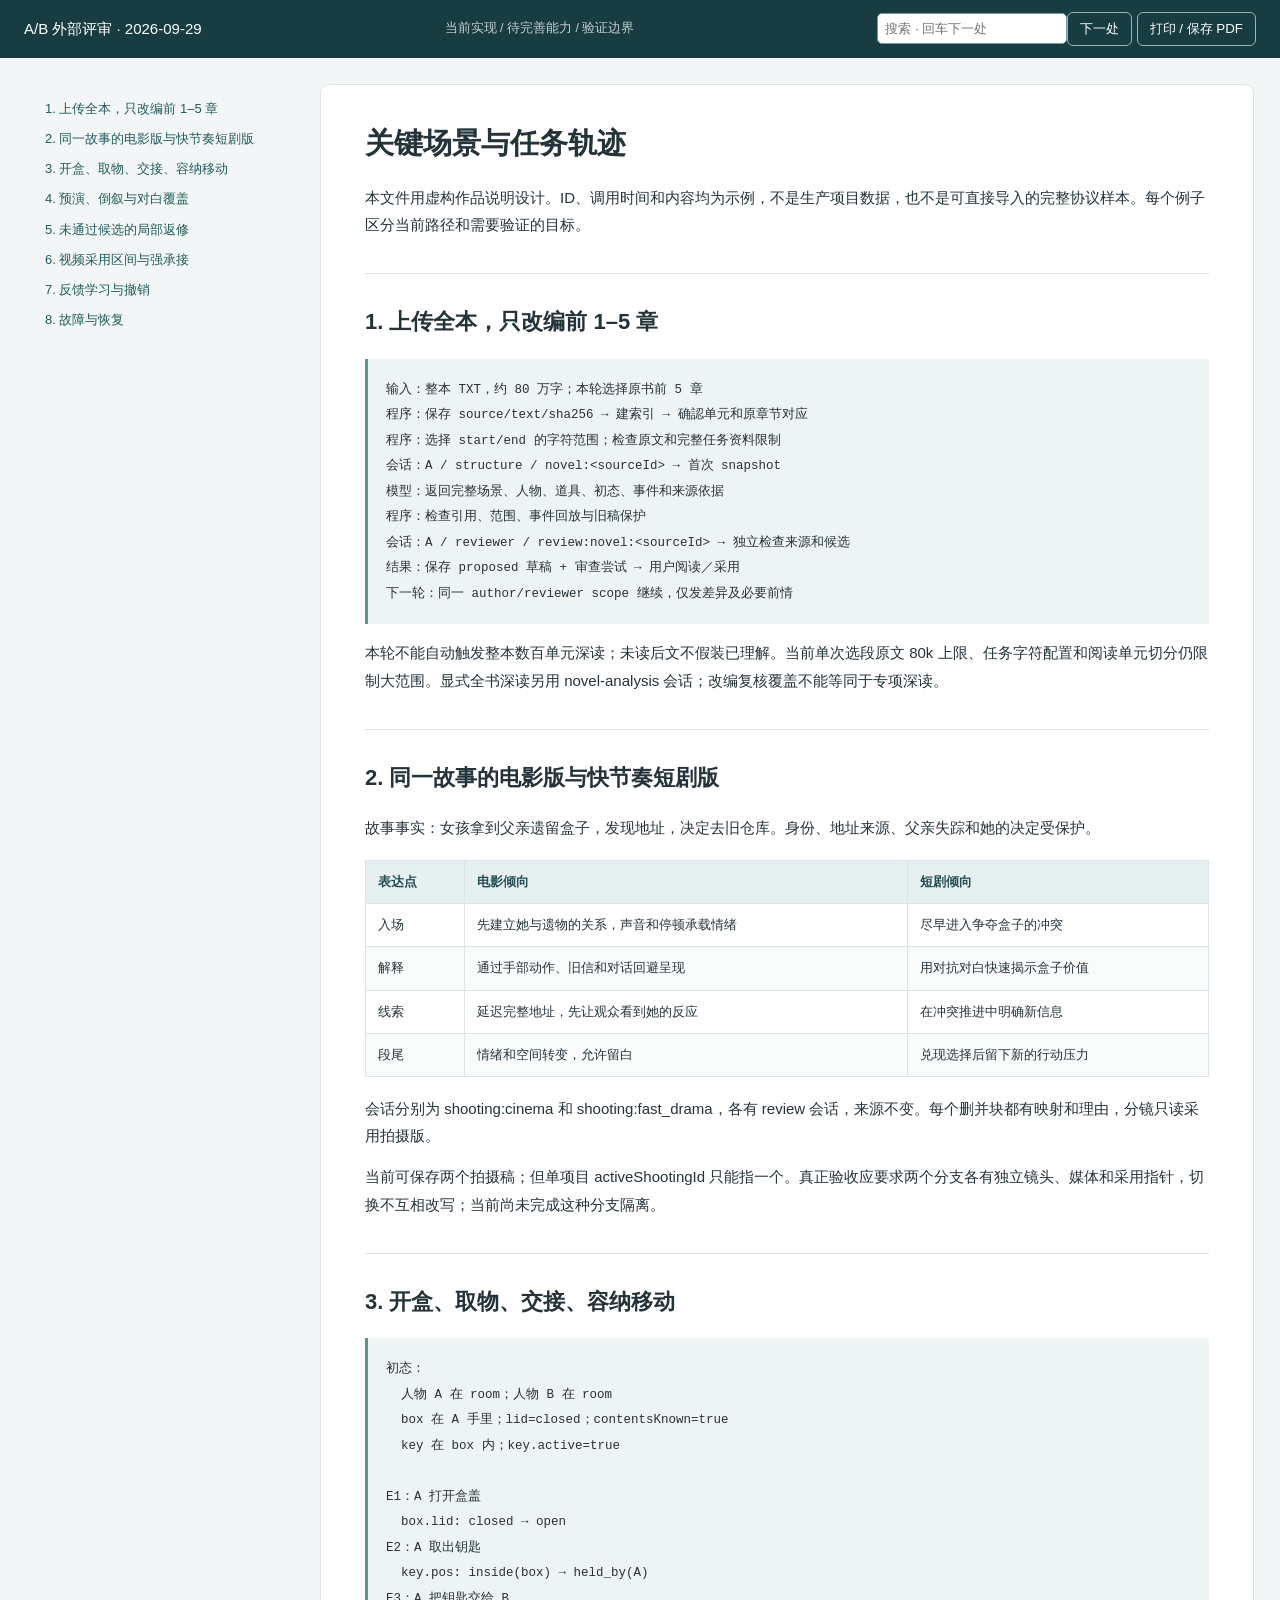
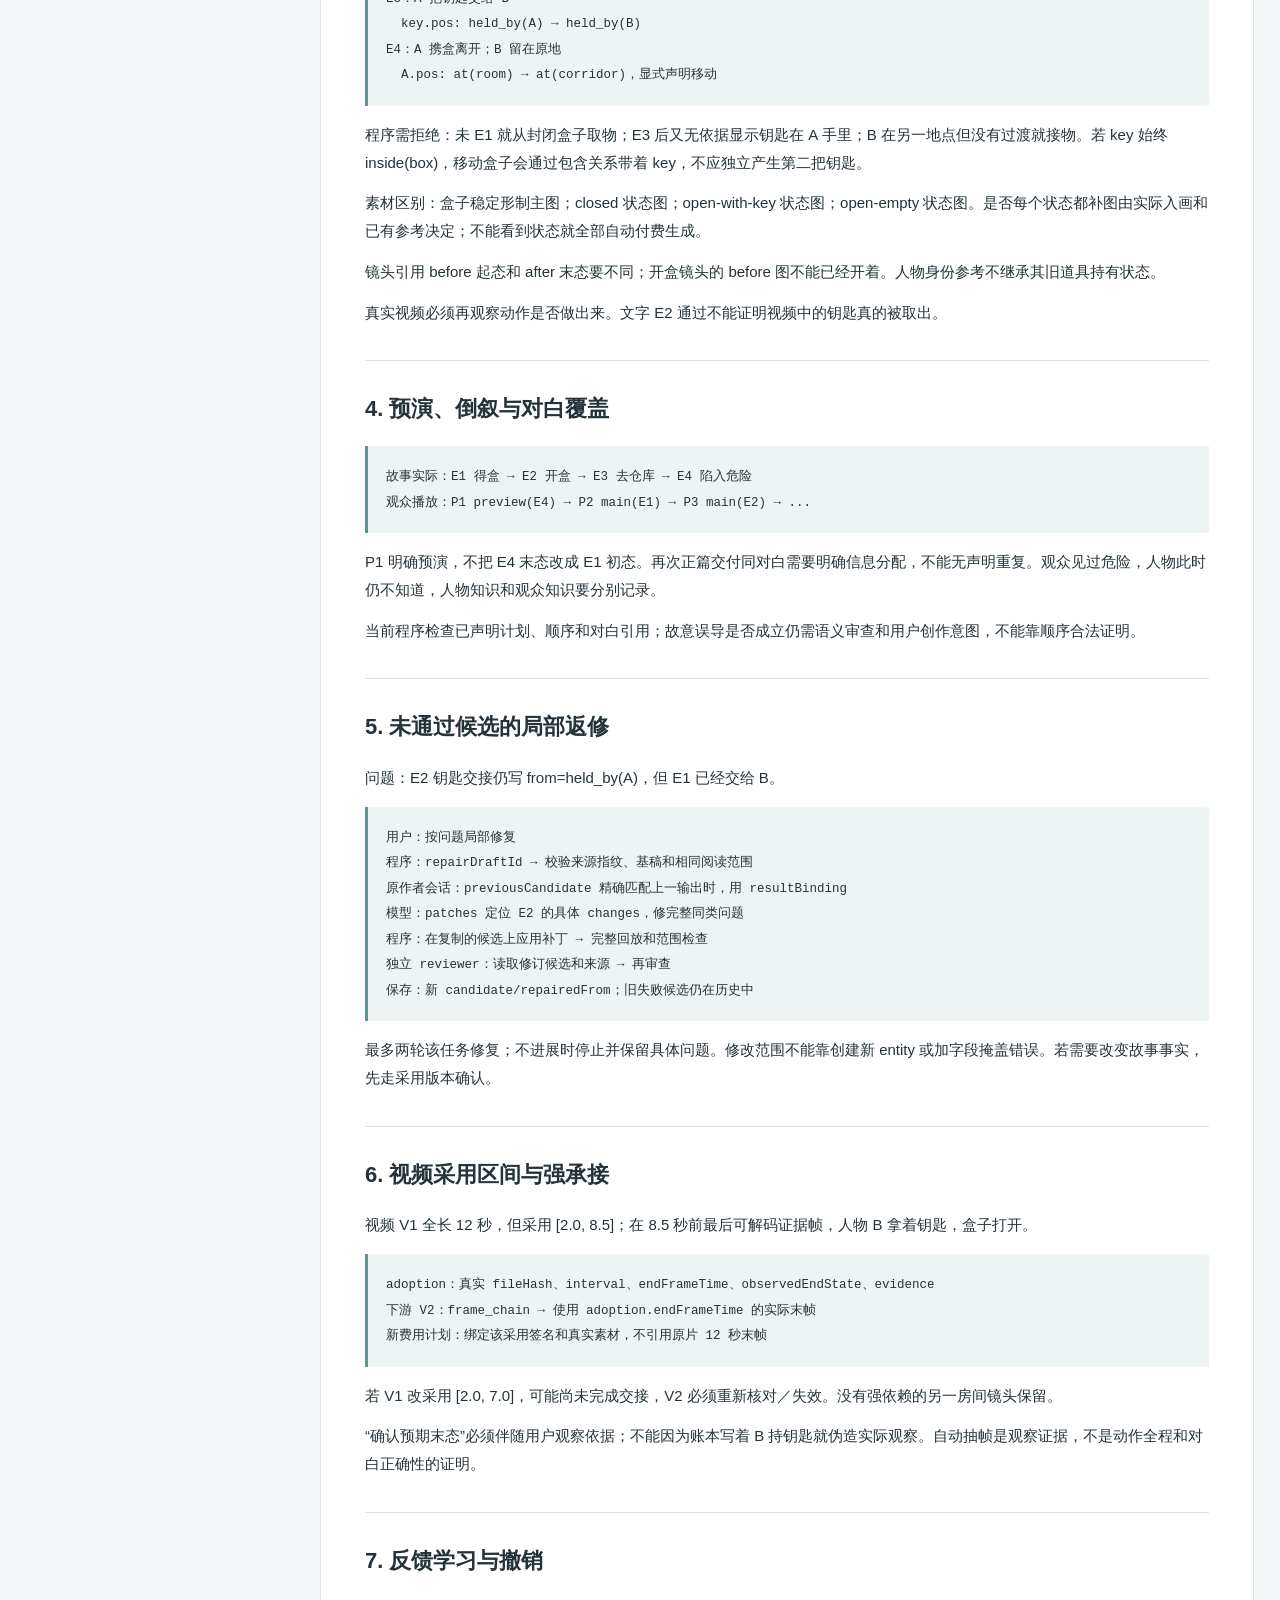
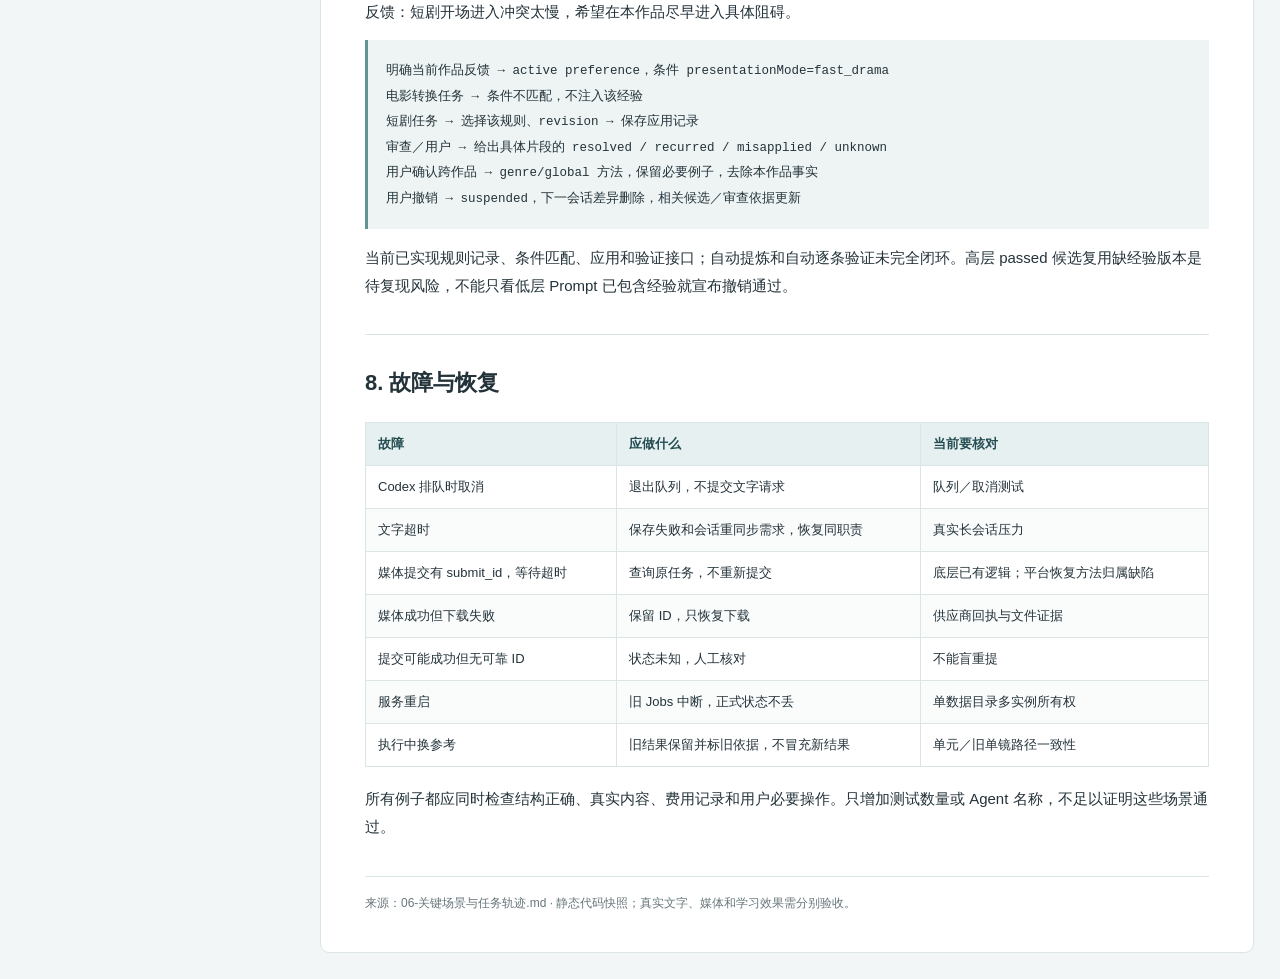
<file: docs/external-review-2026-09-29/06-关键场景与任务轨迹.html>
<!doctype html><html lang="zh-CN"><head><meta charset="utf-8"><meta name="viewport" content="width=device-width,initial-scale=1"><title>关键场景与任务轨迹</title><style>
:root{color-scheme:light;--ink:#24333a;--muted:#67767b;--accent:#215b5b;--paper:#fff;--line:#dce5e6}
*{box-sizing:border-box}body{margin:0;background:#f3f6f6;color:var(--ink);font-family:"Microsoft YaHei","PingFang SC",sans-serif;font-size:15px;line-height:1.85}a{color:var(--accent);text-underline-offset:3px}
header{position:sticky;top:0;z-index:3;background:#173c42;color:#fff;padding:12px 24px;display:flex;gap:18px;align-items:center;justify-content:space-between}header a{color:#fff;text-decoration:none}header small{opacity:.75}button{border:1px solid #94b6b8;background:transparent;color:inherit;border-radius:6px;padding:7px 12px;cursor:pointer}header input{border:1px solid #729b9f;border-radius:5px;padding:7px;background:#fff;color:#24333a;width:190px}
.layout{max-width:1510px;margin:auto;display:grid;grid-template-columns:270px minmax(0,1fr);gap:24px;padding:26px}aside{position:sticky;top:80px;align-self:start;max-height:calc(100vh - 108px);overflow:auto;padding:10px 10px 18px;font-size:13px}aside a{display:block;text-decoration:none;padding:5px 7px;line-height:1.55;border-left:2px solid transparent}aside a:hover{background:#e2eded;border-color:var(--accent)}aside .sub{padding-left:20px;font-size:12px;color:var(--muted)}main{background:var(--paper);padding:38px 44px;min-width:0;border:1px solid var(--line);border-radius:9px}
h1{font-size:29px;line-height:1.4;margin:0 0 20px}h2{font-size:22px;border-top:1px solid var(--line);padding-top:28px;margin:34px 0 16px;scroll-margin-top:85px}h3{font-size:17px;margin-top:25px;scroll-margin-top:85px}h4{font-size:15px}p{margin:13px 0}strong{color:#153c43}code{font-family:Consolas,monospace;font-size:12.5px;overflow-wrap:anywhere;background:#eff4f5;padding:2px 4px;border-radius:3px}pre{white-space:pre;overflow:auto;background:#eef4f4;border-left:3px solid #609594;padding:18px;line-height:1.7}pre code{background:none;padding:0;overflow-wrap:normal}.table-wrap{max-width:100%;overflow:auto;margin:18px 0}table{border-collapse:collapse;width:100%;font-size:13px;line-height:1.7}th,td{text-align:left;padding:10px 12px;border:1px solid var(--line);vertical-align:top}th{background:#e7f0f0;color:#244d52}tr:nth-child(even) td{background:#fafcfc}li{margin:6px 0}footer{color:var(--muted);font-size:12px;margin-top:35px;border-top:1px solid var(--line);padding-top:15px}.search-status{font-size:12px;min-width:70px}.highlight{background:#fff0ba;border-radius:4px;outline:2px solid #fff0ba}
@media(max-width:900px){.layout{grid-template-columns:1fr;padding:12px}aside{position:static;max-height:220px;border:1px solid var(--line);border-radius:6px}main{padding:24px 18px}header{padding:10px 12px;flex-wrap:wrap;gap:8px}header small{display:none}header input{width:145px}h1{font-size:24px}pre{font-size:12px}th,td{min-width:110px}}
@media print{body{background:#fff;font-size:10pt;line-height:1.65}header,aside,.search-status{display:none}.layout{display:block;padding:0}main{padding:0;border:none}h1{font-size:22pt}h2{font-size:16pt;break-after:avoid}h3{break-after:avoid}table{font-size:9pt}thead{display:table-header-group}tr{break-inside:avoid}.table-wrap{overflow:visible}pre{white-space:pre-wrap;overflow:visible;font-size:8.5pt;break-inside:avoid}code{font-size:9pt}.highlight{background:none;outline:none}@page{size:A4;margin:17mm}}
</style></head><body><header><a href="00-阅读入口.html">A/B 外部评审 · 2026-09-29</a><small>当前实现 / 待完善能力 / 验证边界</small><div><input id="search" aria-label="搜索文档" placeholder="搜索 · 回车下一处"><button id="next">下一处</button> <span class="search-status" id="search-status"></span> <button id="print">打印 / 保存 PDF</button></div></header><div class="layout"><aside aria-label="目录"><a class="" href="#section-2">1. 上传全本，只改编前 1–5 章</a><a class="" href="#section-3">2. 同一故事的电影版与快节奏短剧版</a><a class="" href="#section-4">3. 开盒、取物、交接、容纳移动</a><a class="" href="#section-5">4. 预演、倒叙与对白覆盖</a><a class="" href="#section-6">5. 未通过候选的局部返修</a><a class="" href="#section-7">6. 视频采用区间与强承接</a><a class="" href="#section-8">7. 反馈学习与撤销</a><a class="" href="#section-9">8. 故障与恢复</a></aside><main><h1 id="section-1">关键场景与任务轨迹</h1>
<p>本文件用虚构作品说明设计。ID、调用时间和内容均为示例，不是生产项目数据，也不是可直接导入的完整协议样本。每个例子区分当前路径和需要验证的目标。</p>
<h2 id="section-2">1. 上传全本，只改编前 1–5 章</h2>
<pre><code data-language="text">输入：整本 TXT，约 80 万字；本轮选择原书前 5 章
程序：保存 source/text/sha256 → 建索引 → 确認单元和原章节对应
程序：选择 start/end 的字符范围；检查原文和完整任务资料限制
会话：A / structure / novel:&lt;sourceId&gt; → 首次 snapshot
模型：返回完整场景、人物、道具、初态、事件和来源依据
程序：检查引用、范围、事件回放与旧稿保护
会话：A / reviewer / review:novel:&lt;sourceId&gt; → 独立检查来源和候选
结果：保存 proposed 草稿 + 审查尝试 → 用户阅读／采用
下一轮：同一 author/reviewer scope 继续，仅发差异及必要前情</code></pre>
<p>本轮不能自动触发整本数百单元深读；未读后文不假装已理解。当前单次选段原文 80k 上限、任务字符配置和阅读单元切分仍限制大范围。显式全书深读另用 novel-analysis 会话；改编复核覆盖不能等同于专项深读。</p>
<h2 id="section-3">2. 同一故事的电影版与快节奏短剧版</h2>
<p>故事事实：女孩拿到父亲遗留盒子，发现地址，决定去旧仓库。身份、地址来源、父亲失踪和她的决定受保护。</p>
<div class="table-wrap"><table><thead><tr><th>表达点</th><th>电影倾向</th><th>短剧倾向</th></tr></thead><tbody><tr><td>入场</td><td>先建立她与遗物的关系，声音和停顿承载情绪</td><td>尽早进入争夺盒子的冲突</td></tr><tr><td>解释</td><td>通过手部动作、旧信和对话回避呈现</td><td>用对抗对白快速揭示盒子价值</td></tr><tr><td>线索</td><td>延迟完整地址，先让观众看到她的反应</td><td>在冲突推进中明确新信息</td></tr><tr><td>段尾</td><td>情绪和空间转变，允许留白</td><td>兑现选择后留下新的行动压力</td></tr></tbody></table></div>
<p>会话分别为 shooting:cinema 和 shooting:fast_drama，各有 review 会话，来源不变。每个删并块都有映射和理由，分镜只读采用拍摄版。</p>
<p>当前可保存两个拍摄稿；但单项目 activeShootingId 只能指一个。真正验收应要求两个分支各有独立镜头、媒体和采用指针，切换不互相改写；当前尚未完成这种分支隔离。</p>
<h2 id="section-4">3. 开盒、取物、交接、容纳移动</h2>
<pre><code data-language="text">初态：
  人物 A 在 room；人物 B 在 room
  box 在 A 手里；lid=closed；contentsKnown=true
  key 在 box 内；key.active=true

E1：A 打开盒盖
  box.lid: closed → open
E2：A 取出钥匙
  key.pos: inside(box) → held_by(A)
E3：A 把钥匙交给 B
  key.pos: held_by(A) → held_by(B)
E4：A 携盒离开；B 留在原地
  A.pos: at(room) → at(corridor)，显式声明移动</code></pre>
<p>程序需拒绝：未 E1 就从封闭盒子取物；E3 后又无依据显示钥匙在 A 手里；B 在另一地点但没有过渡就接物。若 key 始终 inside(box)，移动盒子会通过包含关系带着 key，不应独立产生第二把钥匙。</p>
<p>素材区别：盒子稳定形制主图；closed 状态图；open-with-key 状态图；open-empty 状态图。是否每个状态都补图由实际入画和已有参考决定；不能看到状态就全部自动付费生成。</p>
<p>镜头引用 before 起态和 after 末态要不同；开盒镜头的 before 图不能已经开着。人物身份参考不继承其旧道具持有状态。</p>
<p>真实视频必须再观察动作是否做出来。文字 E2 通过不能证明视频中的钥匙真的被取出。</p>
<h2 id="section-5">4. 预演、倒叙与对白覆盖</h2>
<pre><code data-language="text">故事实际：E1 得盒 → E2 开盒 → E3 去仓库 → E4 陷入危险
观众播放：P1 preview(E4) → P2 main(E1) → P3 main(E2) → ...</code></pre>
<p>P1 明确预演，不把 E4 末态改成 E1 初态。再次正篇交付同对白需要明确信息分配，不能无声明重复。观众见过危险，人物此时仍不知道，人物知识和观众知识要分别记录。</p>
<p>当前程序检查已声明计划、顺序和对白引用；故意误导是否成立仍需语义审查和用户创作意图，不能靠顺序合法证明。</p>
<h2 id="section-6">5. 未通过候选的局部返修</h2>
<p>问题：E2 钥匙交接仍写 from=held_by(A)，但 E1 已经交给 B。</p>
<pre><code data-language="text">用户：按问题局部修复
程序：repairDraftId → 校验来源指纹、基稿和相同阅读范围
原作者会话：previousCandidate 精确匹配上一输出时，用 resultBinding
模型：patches 定位 E2 的具体 changes，修完整同类问题
程序：在复制的候选上应用补丁 → 完整回放和范围检查
独立 reviewer：读取修订候选和来源 → 再审查
保存：新 candidate/repairedFrom；旧失败候选仍在历史中</code></pre>
<p>最多两轮该任务修复；不进展时停止并保留具体问题。修改范围不能靠创建新 entity 或加字段掩盖错误。若需要改变故事事实，先走采用版本确认。</p>
<h2 id="section-7">6. 视频采用区间与强承接</h2>
<p>视频 V1 全长 12 秒，但采用 [2.0, 8.5]；在 8.5 秒前最后可解码证据帧，人物 B 拿着钥匙，盒子打开。</p>
<pre><code data-language="text">adoption：真实 fileHash、interval、endFrameTime、observedEndState、evidence
下游 V2：frame_chain → 使用 adoption.endFrameTime 的实际末帧
新费用计划：绑定该采用签名和真实素材，不引用原片 12 秒末帧</code></pre>
<p>若 V1 改采用 [2.0, 7.0]，可能尚未完成交接，V2 必须重新核对／失效。没有强依赖的另一房间镜头保留。</p>
<p>“确认预期末态”必须伴随用户观察依据；不能因为账本写着 B 持钥匙就伪造实际观察。自动抽帧是观察证据，不是动作全程和对白正确性的证明。</p>
<h2 id="section-8">7. 反馈学习与撤销</h2>
<p>反馈：短剧开场进入冲突太慢，希望在本作品尽早进入具体阻碍。</p>
<pre><code data-language="text">明确当前作品反馈 → active preference，条件 presentationMode=fast_drama
电影转换任务 → 条件不匹配，不注入该经验
短剧任务 → 选择该规则、revision → 保存应用记录
审查／用户 → 给出具体片段的 resolved / recurred / misapplied / unknown
用户确认跨作品 → genre/global 方法，保留必要例子，去除本作品事实
用户撤销 → suspended，下一会话差异删除，相关候选／审查依据更新</code></pre>
<p>当前已实现规则记录、条件匹配、应用和验证接口；自动提炼和自动逐条验证未完全闭环。高层 passed 候选复用缺经验版本是待复现风险，不能只看低层 Prompt 已包含经验就宣布撤销通过。</p>
<h2 id="section-9">8. 故障与恢复</h2>
<div class="table-wrap"><table><thead><tr><th>故障</th><th>应做什么</th><th>当前要核对</th></tr></thead><tbody><tr><td>Codex 排队时取消</td><td>退出队列，不提交文字请求</td><td>队列／取消测试</td></tr><tr><td>文字超时</td><td>保存失败和会话重同步需求，恢复同职责</td><td>真实长会话压力</td></tr><tr><td>媒体提交有 submit_id，等待超时</td><td>查询原任务，不重新提交</td><td>底层已有逻辑；平台恢复方法归属缺陷</td></tr><tr><td>媒体成功但下载失败</td><td>保留 ID，只恢复下载</td><td>供应商回执与文件证据</td></tr><tr><td>提交可能成功但无可靠 ID</td><td>状态未知，人工核对</td><td>不能盲重提</td></tr><tr><td>服务重启</td><td>旧 Jobs 中断，正式状态不丢</td><td>单数据目录多实例所有权</td></tr><tr><td>执行中换参考</td><td>旧结果保留并标旧依据，不冒充新结果</td><td>单元／旧单镜路径一致性</td></tr></tbody></table></div>
<p>所有例子都应同时检查结构正确、真实内容、费用记录和用户必要操作。只增加测试数量或 Agent 名称，不足以证明这些场景通过。</p><footer>来源：06-关键场景与任务轨迹.md · 静态代码快照；真实文字、媒体和学习效果需分别验收。</footer></main></div><script>
const field=document.getElementById('search');const status=document.getElementById('search-status');let hits=[],cursor=-1;
function clearHits(){document.querySelectorAll('.highlight').forEach(x=>x.classList.remove('highlight'));hits=[];cursor=-1}
field.addEventListener('input',()=>{clearHits();const q=field.value.trim().toLocaleLowerCase();if(!q){status.textContent='';return}hits=[...document.querySelectorAll('main h2,main h3,main p,main li,main td,main pre')].filter(x=>x.textContent.toLocaleLowerCase().includes(q));status.textContent=hits.length+' 处匹配'});
function nextHit(){if(!hits.length)return;hits.forEach(x=>x.classList.remove('highlight'));cursor=(cursor+1)%hits.length;const target=hits[cursor];target.classList.add('highlight');target.scrollIntoView({behavior:'smooth',block:'center'});status.textContent=(cursor+1)+' / '+hits.length}
field.addEventListener('keydown',e=>{if(e.key==='Enter')nextHit()});document.getElementById('next').addEventListener('click',nextHit);document.getElementById('print').addEventListener('click',()=>window.print());
</script></body></html>
</file>
